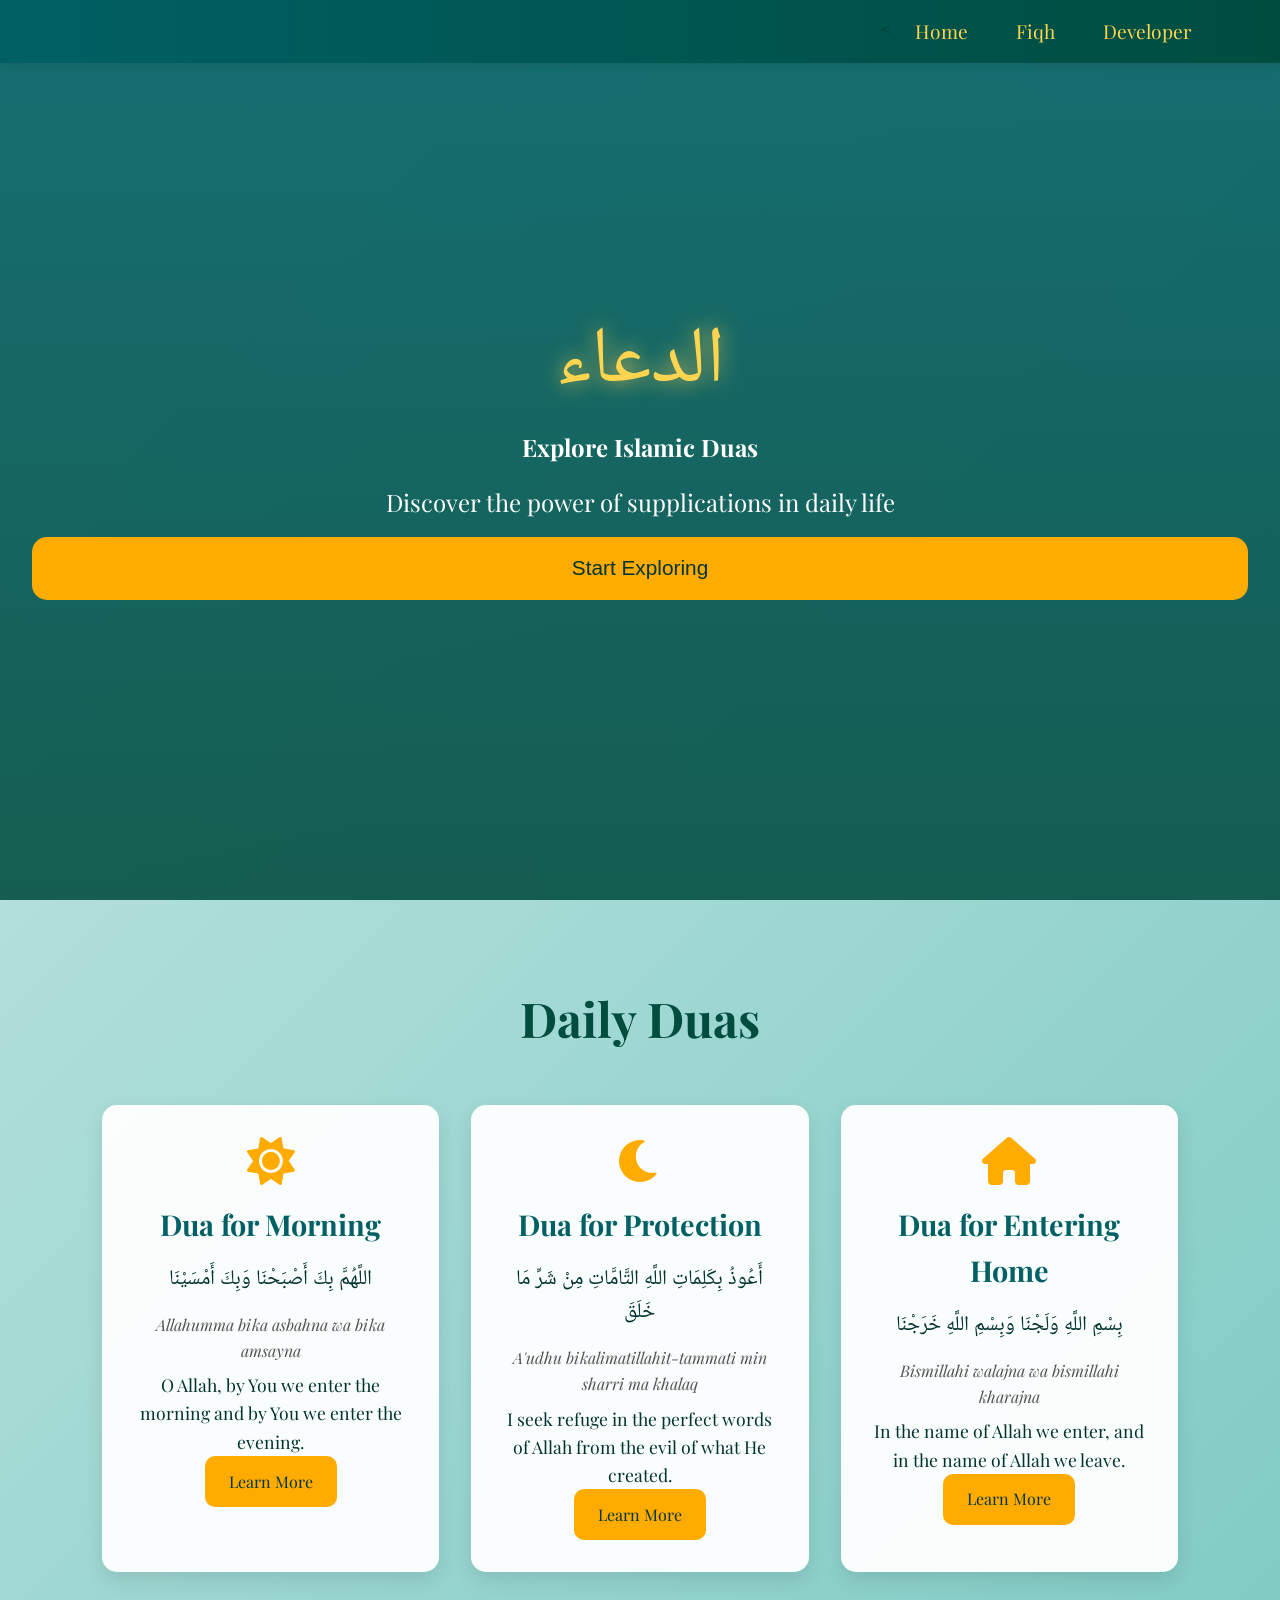
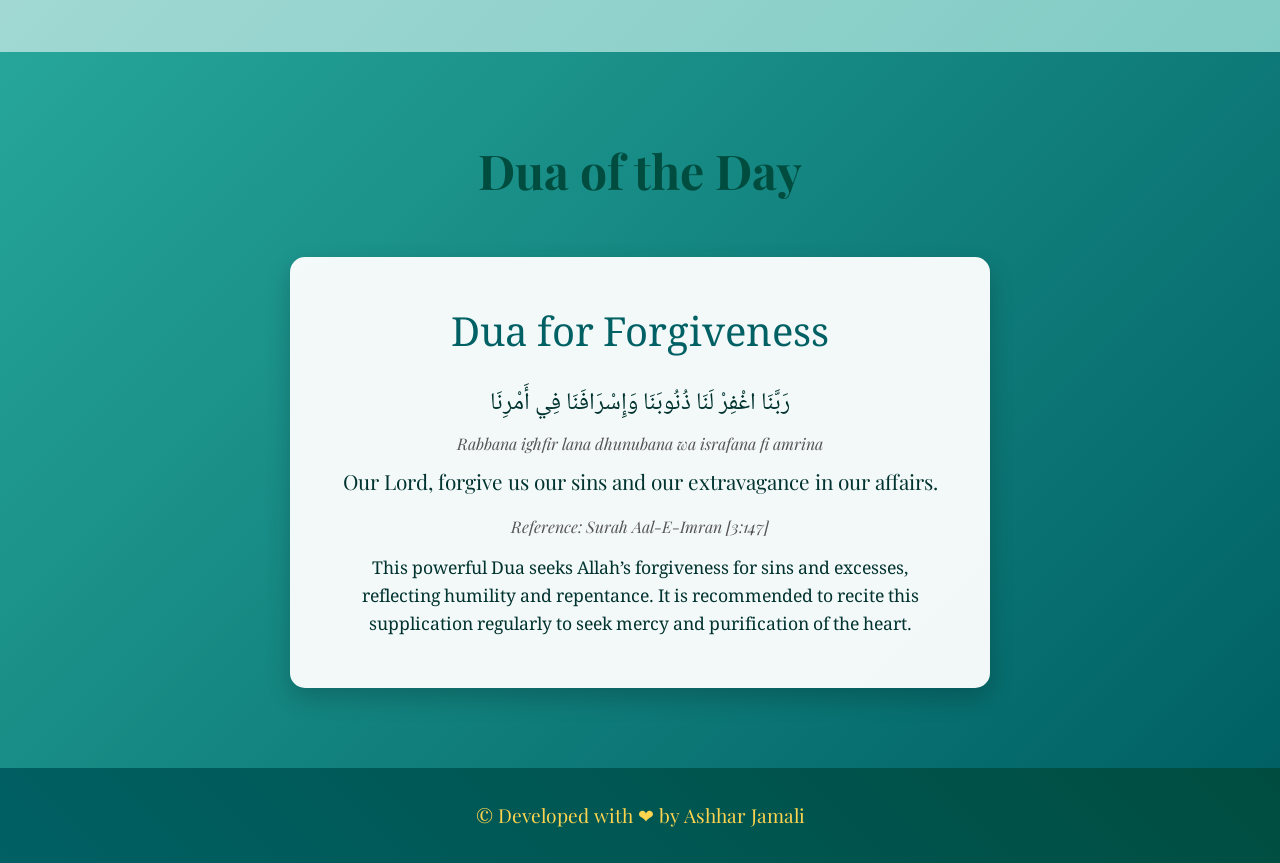
<file: deen ki baatein/dua/dua.html>
<!DOCTYPE html>
<html lang="en" dir="ltr">

<head>
                              <meta charset="UTF-8">
                              <meta name="viewport" content="width=device-width, initial-scale=1.0">
                              <title>Dua - Islamic Supplications</title>
                              <link href="https://fonts.googleapis.com/css2?family=Noto+Naskh+Arabic:wght@400;700&family=Playfair+Display:wght@400;700&display=swap"
                                                            rel="stylesheet">
                              <link rel="stylesheet"
                                                            href="https://cdnjs.cloudflare.com/ajax/libs/font-awesome/6.0.0/css/all.min.css">
                              <link rel="stylesheet" href="https://unpkg.com/aos@next/dist/aos.css" />

                              <style>
                                                            * {
                                                                                          margin: 0;
                                                                                          padding: 0;
                                                                                          box-sizing: border-box;
                                                            }

                                                            body {
                                                                                          font-family: 'Playfair Display', serif;
                                                                                          line-height: 1.6;
                                                                                          background: linear-gradient(135deg, #E0F2F1, #B2DFDB);
                                                                                          color: #00332F;
                                                                                          overflow-x: hidden;
                                                            }

                                                            /* Navigation */
                                                            #simple-nav {
                                                                                          background: linear-gradient(90deg, #006064, #004D40);
                                                                                          padding: 1rem 5%;
                                                                                          position: fixed;
                                                                                          top: 0;
                                                                                          width: 100%;
                                                                                          z-index: 1000;
                                                                                          box-shadow: 0 2px 10px rgba(0, 0, 0, 0.1);
                                                            }

                                                            #simple-nav ul {
                                                                                          display: flex;
                                                                                          justify-content: flex-end;
                                                                                          list-style: none;
                                                            }

                                                            #simple-nav ul li a {
                                                                                          color: #FFD54F;
                                                                                          text-decoration: none;
                                                                                          padding: 0.8rem 1.5rem;
                                                                                          font-size: 1.2rem;
                                                                                          transition: color 0.3s ease;
                                                            }

                                                            #simple-nav ul li a:hover {
                                                                                          color: #FFAB00;
                                                            }

                                                            /* Hero Section */
                                                            #hero {
                                                                                          text-align: center;
                                                                                          padding: 10rem 2rem;
                                                                                          background: linear-gradient(rgba(0, 96, 100, 0.9), rgba(0, 77, 64, 0.9)),
                                                                                                                        url('https://source.unsplash.com/1600x900/?islamic-prayer') center/cover;
                                                                                          color: #fff;
                                                                                          min-height: 100vh;
                                                                                          display: flex;
                                                                                          flex-direction: column;
                                                                                          justify-content: center;
                                                            }

                                                            .arabic-title {
                                                                                          font-family: 'Noto Naskh Arabic', serif;
                                                                                          font-size: 5rem;
                                                                                          color: #FFD54F;
                                                                                          text-shadow: 0 0 20px rgba(255, 213, 79, 0.8);
                                                                                          animation: floatText 3s infinite ease-in-out;
                                                            }

                                                            .hero-subtitle {
                                                                                          font-size: 1.5rem;
                                                                                          color: #fff;
                                                                                          margin: 1rem 0;
                                                                                          opacity: 0;
                                                                                          animation: fadeInUp 1s ease forwards 0.5s;
                                                            }

                                                            .cta-button {
                                                                                          padding: 1.2rem 3rem;
                                                                                          font-size: 1.3rem;
                                                                                          background: #FFAB00;
                                                                                          color: #00332F;
                                                                                          border: none;
                                                                                          border-radius: 15px;
                                                                                          cursor: pointer;
                                                                                          transition: all 0.4s ease;
                                                                                          animation: pulseButton 2s infinite;
                                                            }

                                                            .cta-button:hover {
                                                                                          transform: scale(1.1);
                                                                                          background: #FFD54F;
                                                                                          box-shadow: 0 0 25px rgba(255, 171, 0, 0.9);
                                                            }

                                                            /* Dua Features Section */
                                                            #dua-features {
                                                                                          padding: 5rem 8%;
                                                                                          background: linear-gradient(135deg, #B2DFDB, #80CBC4);
                                                                                          text-align: center;
                                                            }

                                                            .section-title {
                                                                                          font-size: 3rem;
                                                                                          color: #004D40;
                                                                                          margin-bottom: 3rem;
                                                                                          animation: glowText 2s infinite alternate;
                                                            }

                                                            .dua-grid {
                                                                                          display: grid;
                                                                                          grid-template-columns: repeat(auto-fit, minmax(300px, 1fr));
                                                                                          gap: 2rem;
                                                            }

                                                            .dua-card {
                                                                                          background: rgba(255, 255, 255, 0.95);
                                                                                          padding: 2rem;
                                                                                          border-radius: 15px;
                                                                                          box-shadow: 0 8px 20px rgba(0, 0, 0, 0.1);
                                                                                          transition: all 0.4s ease;
                                                                                          position: relative;
                                                                                          overflow: hidden;
                                                            }

                                                            .dua-card:hover {
                                                                                          transform: translateY(-10px);
                                                                                          box-shadow: 0 15px 30px rgba(0, 0, 0, 0.2);
                                                            }

                                                            .card-icon {
                                                                                          font-size: 3rem;
                                                                                          color: #FFAB00;
                                                                                          margin-bottom: 1rem;
                                                                                          animation: spinIcon 4s infinite linear;
                                                            }

                                                            .dua-card h3 {
                                                                                          font-size: 1.8rem;
                                                                                          color: #006064;
                                                            }

                                                            .dua-card .arabic-text {
                                                                                          font-family: 'Noto Naskh Arabic', serif;
                                                                                          font-size: 1.3rem;
                                                                                          color: #00332F;
                                                                                          margin: 1rem 0;
                                                                                          direction: rtl;
                                                            }

                                                            .dua-card .transliteration {
                                                                                          font-style: italic;
                                                                                          color: #555;
                                                                                          margin: 0.5rem 0;
                                                            }

                                                            .dua-card .translation {
                                                                                          font-family: 'Playfair Display', serif;
                                                                                          color: #00332F;
                                                                                          font-size: 1.1rem;
                                                            }

                                                            .card-button {
                                                                                          display: inline-block;
                                                                                          padding: 0.8rem 1.5rem;
                                                                                          background: #FFAB00;
                                                                                          color: #00332F;
                                                                                          text-decoration: none;
                                                                                          border-radius: 10px;
                                                                                          transition: all 0.3s ease;
                                                            }

                                                            .card-button:hover {
                                                                                          background: #FFD54F;
                                                                                          transform: scale(1.1);
                                                            }

                                                            /* Dua Spotlight Section */
                                                            #dua-spotlight {
                                                                                          padding: 5rem 8%;
                                                                                          background: linear-gradient(135deg, #26A69A, #006064);
                                                                                          text-align: center;
                                                            }

                                                            .dua-spotlight-card {
                                                                                          max-width: 700px;
                                                                                          margin: 0 auto;
                                                                                          padding: 3rem;
                                                                                          background: rgba(255, 255, 255, 0.95);
                                                                                          border-radius: 15px;
                                                                                          box-shadow: 0 10px 25px rgba(0, 0, 0, 0.2);
                                                                                          animation: floatCard 4s infinite ease-in-out;
                                                            }

                                                            .dua-title {
                                                                                          font-family: 'Noto Naskh Arabic', serif;
                                                                                          font-size: 2.5rem;
                                                                                          color: #006064;
                                                                                          margin-bottom: 1rem;
                                                            }

                                                            .dua-text {
                                                                                          font-family: 'Noto Naskh Arabic', serif;
                                                                                          font-size: 1.5rem;
                                                                                          color: #00332F;
                                                                                          margin-bottom: 0.5rem;
                                                                                          direction: rtl;
                                                            }

                                                            .dua-transliteration {
                                                                                          font-style: italic;
                                                                                          color: #555;
                                                                                          margin-bottom: 0.5rem;
                                                            }

                                                            .dua-translation {
                                                                                          font-size: 1.3rem;
                                                                                          color: #00332F;
                                                                                          margin-bottom: 1rem;
                                                            }

                                                            .dua-reference {
                                                                                          font-style: italic;
                                                                                          color: #555;
                                                                                          margin-bottom: 1rem;
                                                            }

                                                            .dua-explanation {
                                                                                          font-family: 'Noto Naskh Arabic', serif;
                                                                                          color: #00332F;
                                                                                          font-size: 1.1rem;
                                                            }

                                                            /* Footer */
                                                            footer {
                                                                                          padding: 2rem;
                                                                                          background: linear-gradient(45deg, #006064, #004D40);
                                                                                          color: #FFD54F;
                                                                                          text-align: center;
                                                            }

                                                            footer p {
                                                                                          font-size: 1.2rem;
                                                            }

                                                            /* Animations */
                                                            @keyframes floatText {
                                                                                          0% {
                                                                                                                        transform: translateY(0);
                                                                                          }

                                                                                          50% {
                                                                                                                        transform: translateY(-15px);
                                                                                          }

                                                                                          100% {
                                                                                                                        transform: translateY(0);
                                                                                          }
                                                            }

                                                            @keyframes fadeInUp {
                                                                                          0% {
                                                                                                                        opacity: 0;
                                                                                                                        transform: translateY(20px);
                                                                                          }

                                                                                          100% {
                                                                                                                        opacity: 1;
                                                                                                                        transform: translateY(0);
                                                                                          }
                                                            }

                                                            @keyframes pulseButton {
                                                                                          0% {
                                                                                                                        transform: scale(1);
                                                                                          }

                                                                                          50% {
                                                                                                                        transform: scale(1.05);
                                                                                          }

                                                                                          100% {
                                                                                                                        transform: scale(1);
                                                                                          }
                                                            }

                                                            @keyframes glowText {
                                                                                          0% {
                                                                                                                        text-shadow: 0 0 5px #FFD54F;
                                                                                          }

                                                                                          100% {
                                                                                                                        text-shadow: 0 0 15px #FFD54F, 0 0 25px #fff;
                                                                                          }
                                                            }

                                                            @keyframes spinIcon {
                                                                                          0% {
                                                                                                                        transform: rotate(0deg);
                                                                                          }

                                                                                          100% {
                                                                                                                        transform: rotate(360deg);
                                                                                          }
                                                            }

                                                            @keyframes floatCard {
                                                                                          0% {
                                                                                                                        transform: translateY(0);
                                                                                          }

                                                                                          50% {
                                                                                                                        transform: translateY(-15px);
                                                                                          }

                                                                                          100% {
                                                                                                                        transform: translateY(0);
                                                                                          }
                                                            }

                                                            /* Responsive Design */
                                                            @media (max-width: 768px) {
                                                                                          #simple-nav ul {
                                                                                                                        justify-content: center;
                                                                                                                        flex-wrap: wrap;
                                                                                          }

                                                                                          #simple-nav ul li a {
                                                                                                                        padding: 0.5rem 1rem;
                                                                                                                        font-size: 1rem;
                                                                                          }

                                                                                          .arabic-title {
                                                                                                                        font-size: 3.5rem;
                                                                                          }

                                                                                          #hero h1 {
                                                                                                                        font-size: 2.5rem;
                                                                                          }

                                                                                          .hero-subtitle {
                                                                                                                        font-size: 1.2rem;
                                                                                          }

                                                                                          .section-title {
                                                                                                                        font-size: 2.5rem;
                                                                                          }

                                                                                          .dua-card h3 {
                                                                                                                        font-size: 1.5rem;
                                                                                          }

                                                                                          .dua-title {
                                                                                                                        font-size: 2rem;
                                                                                          }

                                                                                          .dua-text {
                                                                                                                        font-size: 1.3rem;
                                                                                          }
                                                            }
                              </style>
</head>

<body>
                              <!-- Simple Navigation -->
                              <nav id="simple-nav" data-aos="fade-down">
                                                            <ul>
                                                                                          <<li><a href="/deen-ki-baatein/deen ki baatein/index.html">Home</a>
                                                                                                                        </li>
                                                                                                                        <li><a href="fiqh.html">Fiqh</a>
                                                                                                                        </li>
                                                                                                                        <li><a href="/deen-ki-baatein/deen ki baatein/design.html">Developer</a>
                                                                                                                        </li>
                                                            </ul>
                              </nav>

                              <!-- Hero Section -->
                              <section id="hero" data-aos="fade-up">
                                                            <div class="arabic-title">الدعاء</div>
                                                            <h1>Explore Islamic Duas</h1>
                                                            <p class="hero-subtitle">Discover the power of supplications
                                                                                          in daily life</p>
                                                            <button class="cta-button">Start Exploring</button>
                              </section>

                              <!-- Dua Features Section -->
                              <section id="dua-features" data-aos="fade-up">
                                                            <h2 class="section-title">Daily Duas</h2>
                                                            <div class="dua-grid">
                                                                                          <div class="dua-card"
                                                                                                                        data-aos="zoom-in">
                                                                                                                        <i
                                                                                                                                                      class="fas fa-sun card-icon"></i>
                                                                                                                        <h3>Dua for Morning
                                                                                                                        </h3>
                                                                                                                        <p
                                                                                                                                                      class="arabic-text">
                                                                                                                                                      اللَّهُمَّ
                                                                                                                                                      بِكَ
                                                                                                                                                      أَصْبَحْنَا
                                                                                                                                                      وَبِكَ
                                                                                                                                                      أَمْسَيْنَا
                                                                                                                        </p>
                                                                                                                        <p
                                                                                                                                                      class="transliteration">
                                                                                                                                                      Allahumma
                                                                                                                                                      bika
                                                                                                                                                      asbahna
                                                                                                                                                      wa
                                                                                                                                                      bika
                                                                                                                                                      amsayna
                                                                                                                        </p>
                                                                                                                        <p
                                                                                                                                                      class="translation">
                                                                                                                                                      O
                                                                                                                                                      Allah,
                                                                                                                                                      by
                                                                                                                                                      You
                                                                                                                                                      we
                                                                                                                                                      enter
                                                                                                                                                      the
                                                                                                                                                      morning
                                                                                                                                                      and
                                                                                                                                                      by
                                                                                                                                                      You
                                                                                                                                                      we
                                                                                                                                                      enter
                                                                                                                                                      the
                                                                                                                                                      evening.
                                                                                                                        </p>
                                                                                                                        <a href="morning-dua.html"
                                                                                                                                                      class="card-button">Learn
                                                                                                                                                      More</a>
                                                                                          </div>
                                                                                          <div class="dua-card" data-aos="zoom-in"
                                                                                                                        data-aos-delay="100">
                                                                                                                        <i
                                                                                                                                                      class="fas fa-moon card-icon"></i>
                                                                                                                        <h3>Dua for Protection
                                                                                                                        </h3>
                                                                                                                        <p
                                                                                                                                                      class="arabic-text">
                                                                                                                                                      أَعُوذُ
                                                                                                                                                      بِكَلِمَاتِ
                                                                                                                                                      اللَّهِ
                                                                                                                                                      التَّامَّاتِ
                                                                                                                                                      مِنْ
                                                                                                                                                      شَرِّ
                                                                                                                                                      مَا
                                                                                                                                                      خَلَقَ
                                                                                                                        </p>
                                                                                                                        <p
                                                                                                                                                      class="transliteration">
                                                                                                                                                      A'udhu
                                                                                                                                                      bikalimatillahit-tammati
                                                                                                                                                      min
                                                                                                                                                      sharri
                                                                                                                                                      ma
                                                                                                                                                      khalaq
                                                                                                                        </p>
                                                                                                                        <p
                                                                                                                                                      class="translation">
                                                                                                                                                      I
                                                                                                                                                      seek
                                                                                                                                                      refuge
                                                                                                                                                      in
                                                                                                                                                      the
                                                                                                                                                      perfect
                                                                                                                                                      words
                                                                                                                                                      of
                                                                                                                                                      Allah
                                                                                                                                                      from
                                                                                                                                                      the
                                                                                                                                                      evil
                                                                                                                                                      of
                                                                                                                                                      what
                                                                                                                                                      He
                                                                                                                                                      created.
                                                                                                                        </p>
                                                                                                                        <a href="protection-dua.html"
                                                                                                                                                      class="card-button">Learn
                                                                                                                                                      More</a>
                                                                                          </div>
                                                                                          <div class="dua-card" data-aos="zoom-in"
                                                                                                                        data-aos-delay="200">
                                                                                                                        <i
                                                                                                                                                      class="fas fa-home card-icon"></i>
                                                                                                                        <h3>Dua for Entering Home
                                                                                                                        </h3>
                                                                                                                        <p
                                                                                                                                                      class="arabic-text">
                                                                                                                                                      بِسْمِ
                                                                                                                                                      اللَّهِ
                                                                                                                                                      وَلَجْنَا
                                                                                                                                                      وَبِسْمِ
                                                                                                                                                      اللَّهِ
                                                                                                                                                      خَرَجْنَا
                                                                                                                        </p>
                                                                                                                        <p
                                                                                                                                                      class="transliteration">
                                                                                                                                                      Bismillahi
                                                                                                                                                      walajna
                                                                                                                                                      wa
                                                                                                                                                      bismillahi
                                                                                                                                                      kharajna
                                                                                                                        </p>
                                                                                                                        <p
                                                                                                                                                      class="translation">
                                                                                                                                                      In
                                                                                                                                                      the
                                                                                                                                                      name
                                                                                                                                                      of
                                                                                                                                                      Allah
                                                                                                                                                      we
                                                                                                                                                      enter,
                                                                                                                                                      and
                                                                                                                                                      in
                                                                                                                                                      the
                                                                                                                                                      name
                                                                                                                                                      of
                                                                                                                                                      Allah
                                                                                                                                                      we
                                                                                                                                                      leave.
                                                                                                                        </p>
                                                                                                                        <a href="home-dua.html"
                                                                                                                                                      class="card-button">Learn
                                                                                                                                                      More</a>
                                                                                          </div>
                                                            </div>
                              </section>

                              <!-- Dua Spotlight Section -->
                              <section id="dua-spotlight" data-aos="fade-up">
                                                            <h2 class="section-title">Dua of the Day</h2>
                                                            <div class="dua-spotlight-card">
                                                                                          <div class="dua-title">Dua for Forgiveness
                                                                                          </div>
                                                                                          <div class="dua-text">رَبَّنَا اغْفِرْ
                                                                                                                        لَنَا
                                                                                                                        ذُنُوبَنَا
                                                                                                                        وَإِسْرَافَنَا
                                                                                                                        فِي
                                                                                                                        أَمْرِنَا
                                                                                          </div>
                                                                                          <div
                                                                                                                        class="dua-transliteration">
                                                                                                                        Rabbana
                                                                                                                        ighfir
                                                                                                                        lana
                                                                                                                        dhunubana
                                                                                                                        wa
                                                                                                                        israfana
                                                                                                                        fi
                                                                                                                        amrina
                                                                                          </div>
                                                                                          <div class="dua-translation">Our
                                                                                                                        Lord,
                                                                                                                        forgive
                                                                                                                        us
                                                                                                                        our
                                                                                                                        sins
                                                                                                                        and
                                                                                                                        our
                                                                                                                        extravagance
                                                                                                                        in
                                                                                                                        our
                                                                                                                        affairs.
                                                                                          </div>
                                                                                          <div class="dua-reference">Reference:
                                                                                                                        Surah
                                                                                                                        Aal-E-Imran
                                                                                                                        [3:147]
                                                                                          </div>
                                                                                          <p class="dua-explanation">This
                                                                                                                        powerful
                                                                                                                        Dua
                                                                                                                        seeks
                                                                                                                        Allah’s
                                                                                                                        forgiveness
                                                                                                                        for
                                                                                                                        sins
                                                                                                                        and
                                                                                                                        excesses,
                                                                                                                        reflecting
                                                                                                                        humility
                                                                                                                        and
                                                                                                                        repentance.
                                                                                                                        It
                                                                                                                        is
                                                                                                                        recommended
                                                                                                                        to
                                                                                                                        recite
                                                                                                                        this
                                                                                                                        supplication
                                                                                                                        regularly
                                                                                                                        to
                                                                                                                        seek
                                                                                                                        mercy
                                                                                                                        and
                                                                                                                        purification
                                                                                                                        of
                                                                                                                        the
                                                                                                                        heart.
                                                                                          </p>
                                                            </div>
                              </section>

                              <!-- Footer -->
                              <footer data-aos="fade-up">
                                                            <p>© Developed with ❤ by Ashhar Jamali</p>
                              </footer>

                              <script src="https://unpkg.com/aos@next/dist/aos.js"></script>
                              <script>
                                                            // Initialize AOS
                                                            AOS.init({
                                                                                          duration: 1000,
                                                                                          once: true
                                                            });

                                                            // Card hover animation
                                                            document.querySelectorAll(".dua-card").forEach(card => {
                                                                                          card.addEventListener("mouseenter", () => {
                                                                                                                        card.style.animation = "pulseCard 0.5s ease";
                                                                                          });
                                                                                          card.addEventListener("animationend", () => {
                                                                                                                        card.style.animation = "none"; // Reset to allow re-trigger
                                                                                          });
                                                            });

                                                            // Button click animation
                                                            document.querySelectorAll(".card-button, .cta-button").forEach(button => {
                                                                                          button.addEventListener("click", (e) => {
                                                                                                                        e.preventDefault(); // Prevent immediate navigation
                                                                                                                        button.style.animation = "bounceButton 0.5s ease";
                                                                                                                        setTimeout(() => {
                                                                                                                                                      button.style.animation = "pulseButton 2s infinite"; // Restore original
                                                                                                                                                      const href = button.getAttribute("href");
                                                                                                                                                      if (href && href !== "#") {
                                                                                                                                                                                    window.location.href = href; // Navigate
                                                                                                                                                      }
                                                                                                                        }, 500);
                                                                                          });
                                                            });

                                                            // Dynamic CSS for animations
                                                            const styleSheet = document.createElement("style");
                                                            styleSheet.textContent = `
            @keyframes pulseCard {
                0% { transform: scale(1); }
                50% { transform: scale(1.05); }
                100% { transform: scale(1); }
            }
            @keyframes bounceButton {
                0% { transform: scale(1); }
                50% { transform: scale(1.2); }
                100% { transform: scale(1); }
            }
        `;
                                                            document.head.appendChild(styleSheet);
                              </script>
</body>

</html>
</file>
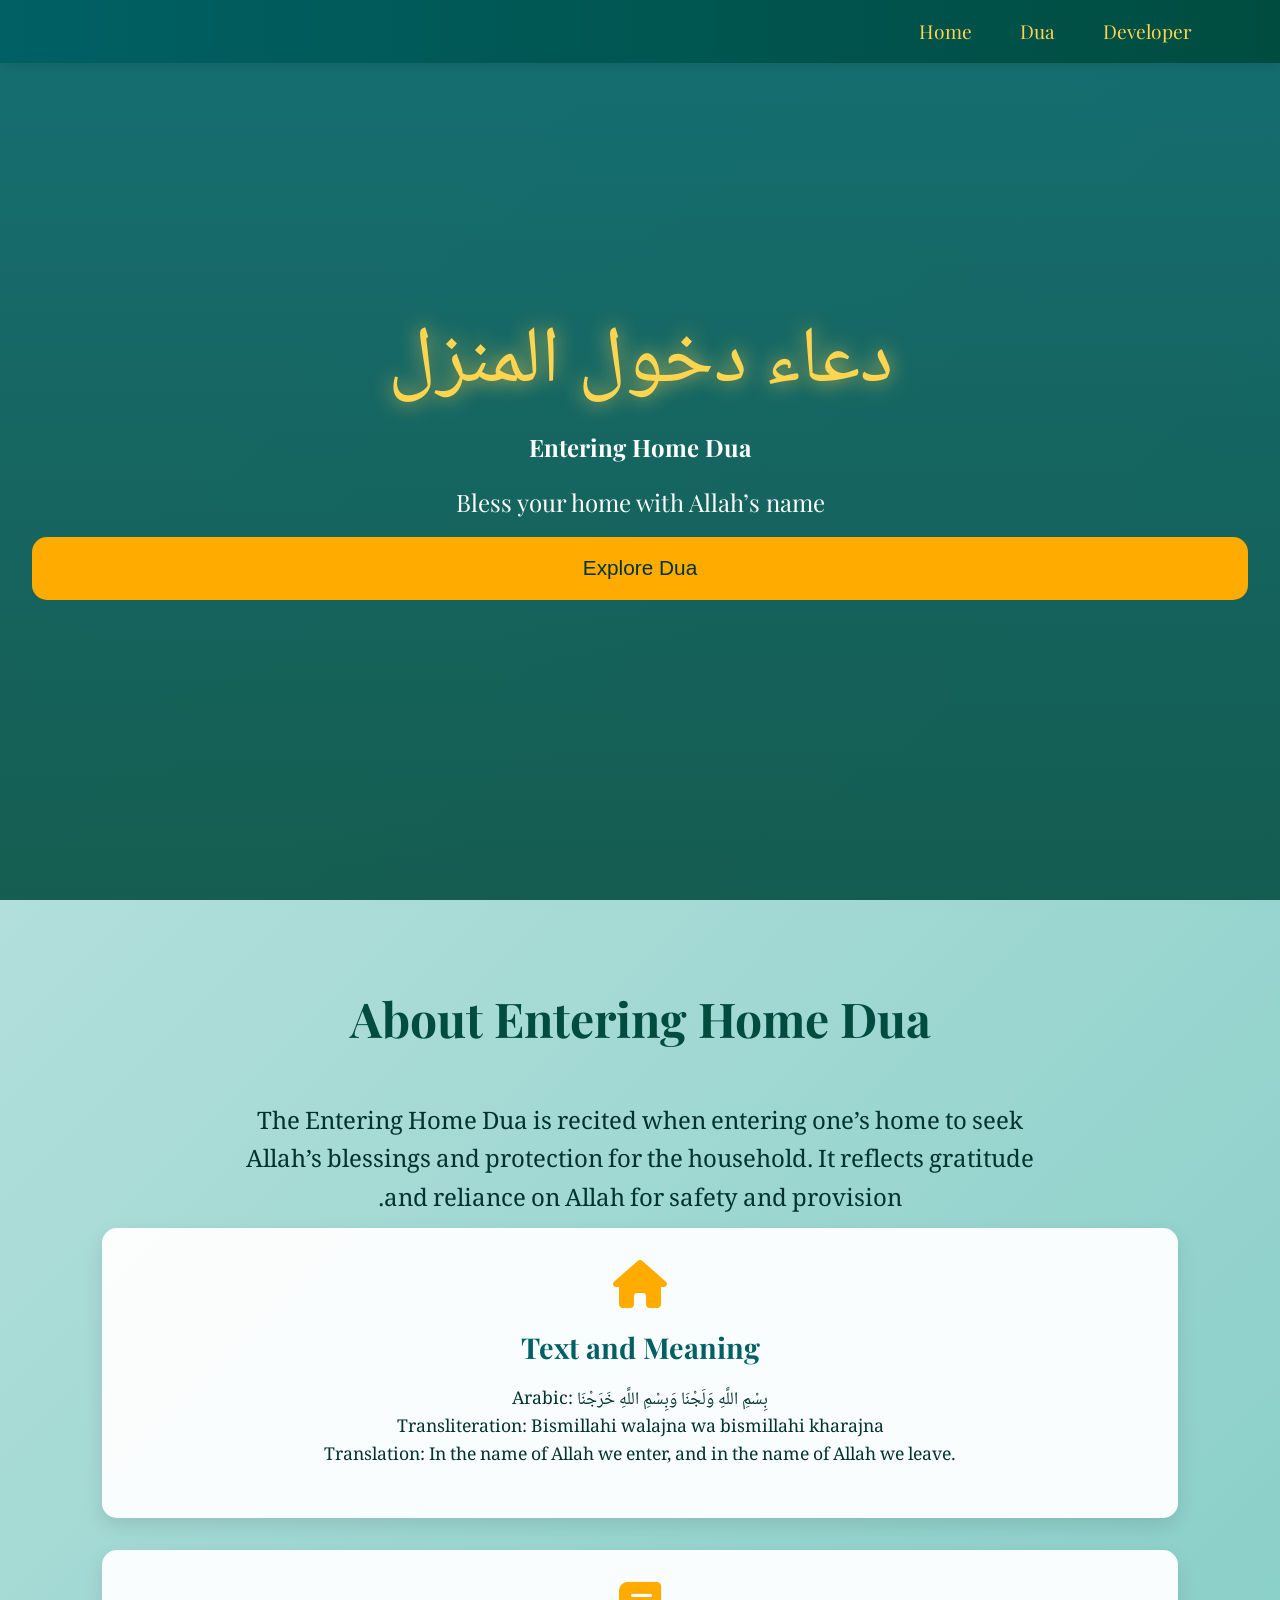
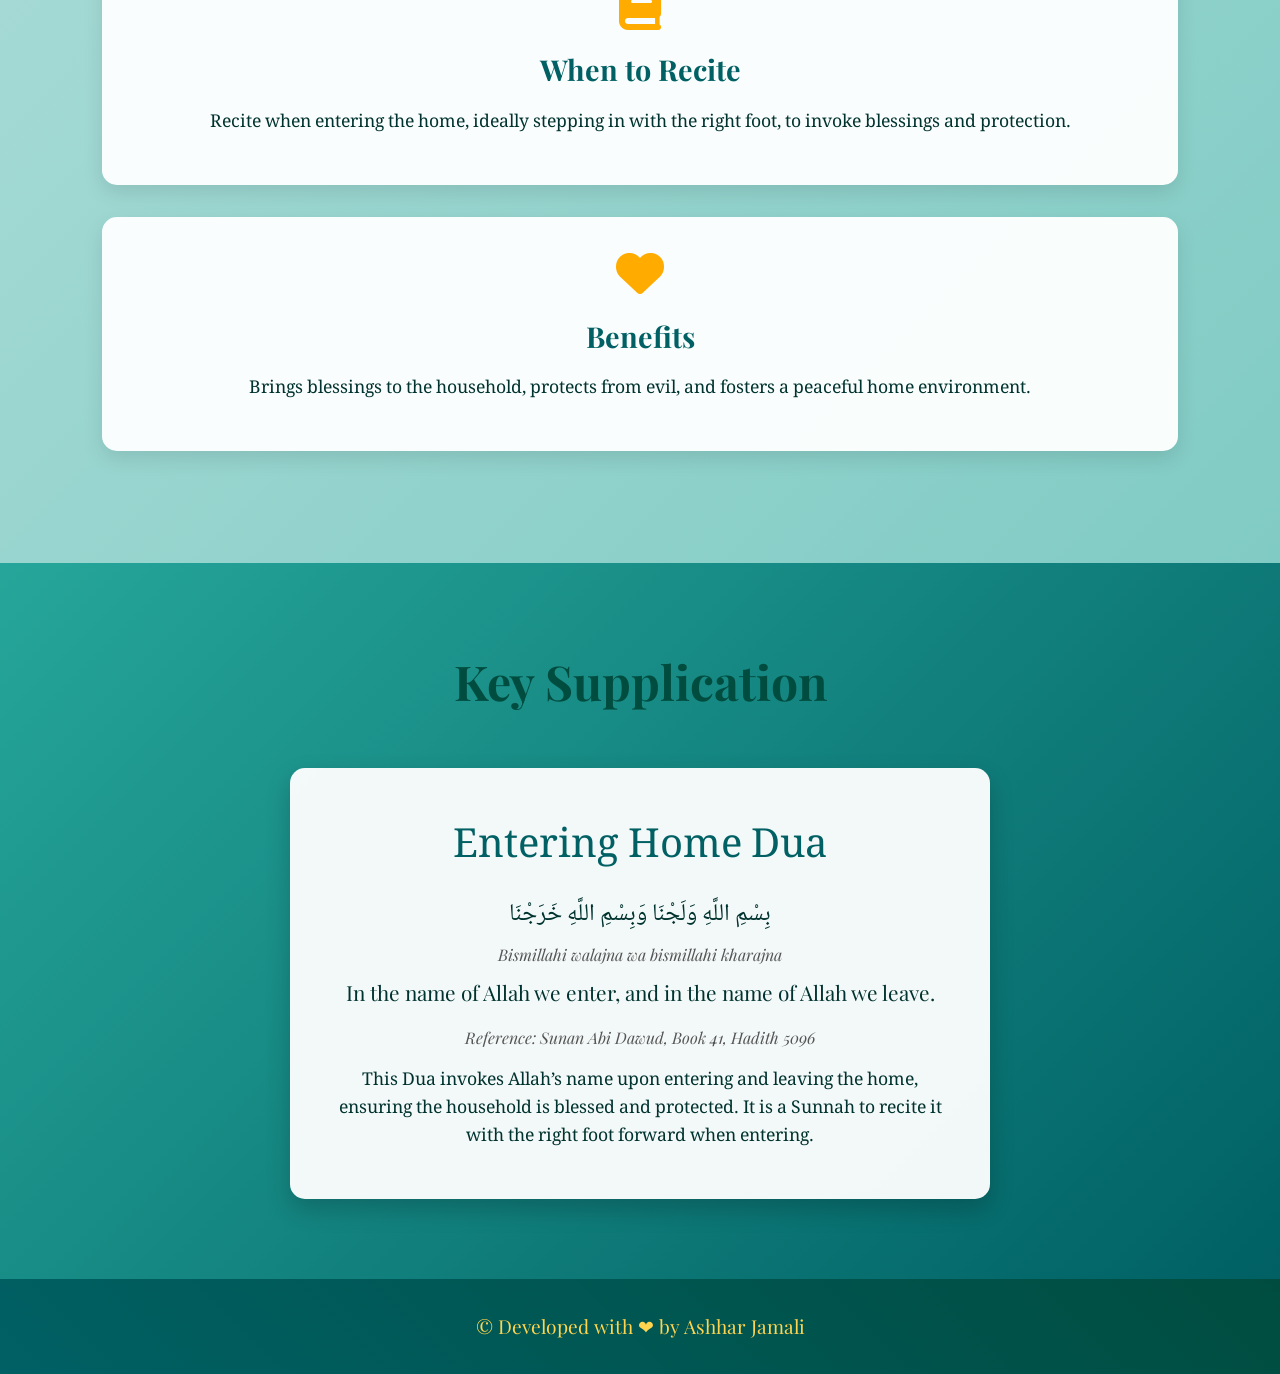
<file: deen ki baatein/dua/home-dua.html>
<!DOCTYPE html>
<html lang="en" dir="ltr">

<head>
                              <meta charset="UTF-8">
                              <meta name="viewport" content="width=device-width, initial-scale=1.0">
                              <title>Entering Home Dua - Islamic Supplication</title>
                              <link href="https://fonts.googleapis.com/css2?family=Noto+Naskh+Arabic:wght@400;700&family=Playfair+Display:wght@400;700&display=swap"
                                                            rel="stylesheet">
                              <link rel="stylesheet"
                                                            href="https://cdnjs.cloudflare.com/ajax/libs/font-awesome/6.0.0/css/all.min.css">
                              <link rel="stylesheet" href="https://unpkg.com/aos@next/dist/aos.css" />

                              <style>
                                                            * {
                                                                                          margin: 0;
                                                                                          padding: 0;
                                                                                          box-sizing: border-box;
                                                            }

                                                            body {
                                                                                          font-family: 'Playfair Display', serif;
                                                                                          line-height: 1.6;
                                                                                          background: linear-gradient(135deg, #E0F2F1, #B2DFDB);
                                                                                          color: #00332F;
                                                                                          overflow-x: hidden;
                                                            }

                                                            /* Navigation */
                                                            #simple-nav {
                                                                                          background: linear-gradient(90deg, #006064, #004D40);
                                                                                          padding: 1rem 5%;
                                                                                          position: fixed;
                                                                                          top: 0;
                                                                                          width: 100%;
                                                                                          z-index: 1000;
                                                                                          box-shadow: 0 2px 10px rgba(0, 0, 0, 0.1);
                                                            }

                                                            #simple-nav ul {
                                                                                          display: flex;
                                                                                          justify-content: flex-end;
                                                                                          list-style: none;
                                                            }

                                                            #simple-nav ul li a {
                                                                                          color: #FFD54F;
                                                                                          text-decoration: none;
                                                                                          padding: 0.8rem 1.5rem;
                                                                                          font-size: 1.2rem;
                                                                                          transition: color 0.3s ease;
                                                            }

                                                            #simple-nav ul li a:hover {
                                                                                          color: #FFAB00;
                                                            }

                                                            /* Hero Section */
                                                            #hero {
                                                                                          text-align: center;
                                                                                          padding: 10rem 2rem;
                                                                                          background: linear-gradient(rgba(0, 96, 100, 0.9), rgba(0, 77, 64, 0.9)),
                                                                                                                        url('https://source.unsplash.com/1600x900/?home') center/cover;
                                                                                          color: #fff;
                                                                                          min-height: 100vh;
                                                                                          display: flex;
                                                                                          flex-direction: column;
                                                                                          justify-content: center;
                                                            }

                                                            .arabic-title {
                                                                                          font-family: 'Noto Naskh Arabic', serif;
                                                                                          font-size: 5rem;
                                                                                          color: #FFD54F;
                                                                                          text-shadow: 0 0 20px rgba(255, 213, 79, 0.8);
                                                                                          animation: floatText 3s infinite ease-in-out;
                                                            }

                                                            .hero-subtitle {
                                                                                          font-size: 1.5rem;
                                                                                          color: #fff;
                                                                                          margin: 1rem 0;
                                                                                          opacity: 0;
                                                                                          animation: fadeInUp 1s ease forwards 0.5s;
                                                            }

                                                            .cta-button {
                                                                                          padding: 1.2rem 3rem;
                                                                                          font-size: 1.3rem;
                                                                                          background: #FFAB00;
                                                                                          color: #00332F;
                                                                                          border: none;
                                                                                          border-radius: 15px;
                                                                                          cursor: pointer;
                                                                                          transition: all 0.4s ease;
                                                                                          animation: pulseButton 2s infinite;
                                                            }

                                                            .cta-button:hover {
                                                                                          transform: scale(1.1);
                                                                                          background: #FFD54F;
                                                                                          box-shadow: 0 0 25px rgba(255, 171, 0, 0.9);
                                                            }

                                                            /* Dua Content Section */
                                                            #dua-content {
                                                                                          padding: 5rem 8%;
                                                                                          background: linear-gradient(135deg, #B2DFDB, #80CBC4);
                                                                                          text-align: center;
                                                            }

                                                            .section-title {
                                                                                          font-size: 3rem;
                                                                                          color: #004D40;
                                                                                          margin-bottom: 3rem;
                                                                                          animation: glowText 2s infinite alternate;
                                                            }

                                                            .dua-text {
                                                                                          font-family: 'Noto Naskh Arabic', serif;
                                                                                          font-size: 1.2rem;
                                                                                          color: #00332F;
                                                                                          max-width: 800px;
                                                                                          margin: 0 auto 2rem;
                                                            }

                                                            .dua-card {
                                                                                          background: rgba(255, 255, 255, 0.95);
                                                                                          padding: 2rem;
                                                                                          border-radius: 15px;
                                                                                          box-shadow: 0 8px 20px rgba(0, 0, 0, 0.1);
                                                                                          transition: all 0.4s ease;
                                                                                          margin-bottom: 2rem;
                                                            }

                                                            .dua-card:hover {
                                                                                          transform: translateY(-10px);
                                                                                          box-shadow: 0 15px 30px rgba(0, 0, 0, 0.2);
                                                            }

                                                            .card-icon {
                                                                                          font-size: 3rem;
                                                                                          color: #FFAB00;
                                                                                          margin-bottom: 1rem;
                                                                                          animation: spinIcon 4s infinite linear;
                                                            }

                                                            .dua-card h3 {
                                                                                          font-size: 1.8rem;
                                                                                          color: #006064;
                                                            }

                                                            .dua-card p {
                                                                                          font-family: 'Noto Naskh Arabic', serif;
                                                                                          color: #00332F;
                                                                                          font-size: 1.1rem;
                                                                                          margin: 1rem 0;
                                                            }

                                                            /* Dua Spotlight Section */
                                                            #dua-spotlight {
                                                                                          padding: 5rem 8%;
                                                                                          background: linear-gradient(135deg, #26A69A, #006064);
                                                                                          text-align: center;
                                                            }

                                                            .dua-spotlight-card {
                                                                                          max-width: 700px;
                                                                                          margin: 0 auto;
                                                                                          padding: 3rem;
                                                                                          background: rgba(255, 255, 255, 0.95);
                                                                                          border-radius: 15px;
                                                                                          box-shadow: 0 10px 25px rgba(0, 0, 0, 0.2);
                                                                                          animation: floatCard 4s infinite ease-in-out;
                                                            }

                                                            .dua-title {
                                                                                          font-family: 'Noto Naskh Arabic', serif;
                                                                                          font-size: 2.5rem;
                                                                                          color: #006064;
                                                                                          margin-bottom: 1rem;
                                                            }

                                                            .dua-text {
                                                                                          font-family: 'Noto Naskh Arabic', serif;
                                                                                          font-size: 1.5rem;
                                                                                          color: #00332F;
                                                                                          margin-bottom: 0.5rem;
                                                                                          direction: rtl;
                                                            }

                                                            .dua-transliteration {
                                                                                          font-style: italic;
                                                                                          color: #555;
                                                                                          margin-bottom: 0.5rem;
                                                            }

                                                            .dua-translation {
                                                                                          font-size: 1.3rem;
                                                                                          color: #00332F;
                                                                                          margin-bottom: 1rem;
                                                            }

                                                            .dua-reference {
                                                                                          font-style: italic;
                                                                                          color: #555;
                                                                                          margin-bottom: 1rem;
                                                            }

                                                            .dua-explanation {
                                                                                          font-family: 'Noto Naskh Arabic', serif;
                                                                                          color: #00332F;
                                                                                          font-size: 1.1rem;
                                                            }

                                                            /* Footer */
                                                            footer {
                                                                                          padding: 2rem;
                                                                                          background: linear-gradient(45deg, #006064, #004D40);
                                                                                          color: #FFD54F;
                                                                                          text-align: center;
                                                            }

                                                            footer p {
                                                                                          font-size: 1.2rem;
                                                            }

                                                            /* Animations */
                                                            @keyframes floatText {
                                                                                          0% {
                                                                                                                        transform: translateY(0);
                                                                                          }

                                                                                          50% {
                                                                                                                        transform: translateY(-15px);
                                                                                          }

                                                                                          100% {
                                                                                                                        transform: translateY(0);
                                                                                          }
                                                            }

                                                            @keyframes fadeInUp {
                                                                                          0% {
                                                                                                                        opacity: 0;
                                                                                                                        transform: translateY(20px);
                                                                                          }

                                                                                          100% {
                                                                                                                        opacity: 1;
                                                                                                                        transform: translateY(0);
                                                                                          }
                                                            }

                                                            @keyframes pulseButton {
                                                                                          0% {
                                                                                                                        transform: scale(1);
                                                                                          }

                                                                                          50% {
                                                                                                                        transform: scale(1.05);
                                                                                          }

                                                                                          100% {
                                                                                                                        transform: scale(1);
                                                                                          }
                                                            }

                                                            @keyframes glowText {
                                                                                          0% {
                                                                                                                        text-shadow: 0 0 5px #FFD54F;
                                                                                          }

                                                                                          100% {
                                                                                                                        text-shadow: 0 0 15px #FFD54F, 0 0 25px #fff;
                                                                                          }
                                                            }

                                                            @keyframes spinIcon {
                                                                                          0% {
                                                                                                                        transform: rotate(0deg);
                                                                                          }

                                                                                          100% {
                                                                                                                        transform: rotate(360deg);
                                                                                          }
                                                            }

                                                            @keyframes floatCard {
                                                                                          0% {
                                                                                                                        transform: translateY(0);
                                                                                          }

                                                                                          50% {
                                                                                                                        transform: translateY(-15px);
                                                                                          }

                                                                                          100% {
                                                                                                                        transform: translateY(0);
                                                                                          }
                                                            }

                                                            /* Responsive Design */
                                                            @media (max-width: 768px) {
                                                                                          #simple-nav ul {
                                                                                                                        justify-content: center;
                                                                                                                        flex-wrap: wrap;
                                                                                          }

                                                                                          #simple-nav ul li a {
                                                                                                                        padding: 0.5rem 1rem;
                                                                                                                        font-size: 1rem;
                                                                                          }

                                                                                          .arabic-title {
                                                                                                                        font-size: 3.5rem;
                                                                                          }

                                                                                          #hero h1 {
                                                                                                                        font-size: 2.5rem;
                                                                                          }

                                                                                          .hero-subtitle {
                                                                                                                        font-size: 1.2rem;
                                                                                          }

                                                                                          .section-title {
                                                                                                                        font-size: 2.5rem;
                                                                                          }

                                                                                          .dua-card h3 {
                                                                                                                        font-size: 1.5rem;
                                                                                          }

                                                                                          .dua-title {
                                                                                                                        font-size: 2rem;
                                                                                          }

                                                                                          .dua-text {
                                                                                                                        font-size: 1.3rem;
                                                                                          }
                                                            }
                              </style>
</head>

<body>
                              <!-- Simple Navigation -->
                              <nav id="simple-nav" data-aos="fade-down">
                                                            <ul>
                                                                                          <li><a href="/deen-ki-baatein/deen ki baatein/index.html">Home</a>
                                                                                          </li>
                                                                                          <li><a href="dua.html">Dua</a>
                                                                                          </li>
                                                                                          <li><a href="/deen-ki-baatein/deen ki baatein/design.html">Developer</a>
                                                                                          </li>
                                                            </ul>
                              </nav>

                              <!-- Hero Section -->
                              <section id="hero" data-aos="fade-up">
                                                            <div class="arabic-title">دعاء دخول المنزل</div>
                                                            <h1>Entering Home Dua</h1>
                                                            <p class="hero-subtitle">Bless your home with Allah’s name
                                                            </p>
                                                            <button class="cta-button">Explore Dua</button>
                              </section>

                              <!-- Dua Content Section -->
                              <section id="dua-content" data-aos="fade-up">
                                                            <h2 class="section-title">About Entering Home Dua</h2>
                                                            <p class="dua-text">The Entering Home Dua is recited when
                                                                                          entering one’s home to seek
                                                                                          Allah’s blessings and
                                                                                          protection for the household.
                                                                                          It reflects gratitude and
                                                                                          reliance on Allah for safety
                                                                                          and provision.</p>
                                                            <div class="dua-card" data-aos="zoom-in">
                                                                                          <i
                                                                                                                        class="fas fa-home card-icon"></i>
                                                                                          <h3>Text and Meaning</h3>
                                                                                          <p>Arabic: بِسْمِ اللَّهِ وَلَجْنَا
                                                                                                                        وَبِسْمِ
                                                                                                                        اللَّهِ
                                                                                                                        خَرَجْنَا<br>Transliteration:
                                                                                                                        Bismillahi
                                                                                                                        walajna
                                                                                                                        wa
                                                                                                                        bismillahi
                                                                                                                        kharajna<br>Translation:
                                                                                                                        In
                                                                                                                        the
                                                                                                                        name
                                                                                                                        of
                                                                                                                        Allah
                                                                                                                        we
                                                                                                                        enter,
                                                                                                                        and
                                                                                                                        in
                                                                                                                        the
                                                                                                                        name
                                                                                                                        of
                                                                                                                        Allah
                                                                                                                        we
                                                                                                                        leave.
                                                                                          </p>
                                                            </div>
                                                            <div class="dua-card" data-aos="zoom-in"
                                                                                          data-aos-delay="100">
                                                                                          <i
                                                                                                                        class="fas fa-book card-icon"></i>
                                                                                          <h3>When to Recite</h3>
                                                                                          <p>Recite when entering the home,
                                                                                                                        ideally
                                                                                                                        stepping
                                                                                                                        in
                                                                                                                        with
                                                                                                                        the
                                                                                                                        right
                                                                                                                        foot,
                                                                                                                        to
                                                                                                                        invoke
                                                                                                                        blessings
                                                                                                                        and
                                                                                                                        protection.
                                                                                          </p>
                                                            </div>
                                                            <div class="dua-card" data-aos="zoom-in"
                                                                                          data-aos-delay="200">
                                                                                          <i
                                                                                                                        class="fas fa-heart card-icon"></i>
                                                                                          <h3>Benefits</h3>
                                                                                          <p>Brings blessings to the household,
                                                                                                                        protects
                                                                                                                        from
                                                                                                                        evil,
                                                                                                                        and
                                                                                                                        fosters
                                                                                                                        a
                                                                                                                        peaceful
                                                                                                                        home
                                                                                                                        environment.
                                                                                          </p>
                                                            </div>
                              </section>

                              <!-- Dua Spotlight Section -->
                              <section id="dua-spotlight" data-aos="fade-up">
                                                            <h2 class="section-title">Key Supplication</h2>
                                                            <div class="dua-spotlight-card">
                                                                                          <div class="dua-title">Entering
                                                                                                                        Home
                                                                                                                        Dua
                                                                                          </div>
                                                                                          <div class="dua-text">بِسْمِ اللَّهِ
                                                                                                                        وَلَجْنَا
                                                                                                                        وَبِسْمِ
                                                                                                                        اللَّهِ
                                                                                                                        خَرَجْنَا
                                                                                          </div>
                                                                                          <div
                                                                                                                        class="dua-transliteration">
                                                                                                                        Bismillahi
                                                                                                                        walajna
                                                                                                                        wa
                                                                                                                        bismillahi
                                                                                                                        kharajna
                                                                                          </div>
                                                                                          <div class="dua-translation">In
                                                                                                                        the
                                                                                                                        name
                                                                                                                        of
                                                                                                                        Allah
                                                                                                                        we
                                                                                                                        enter,
                                                                                                                        and
                                                                                                                        in
                                                                                                                        the
                                                                                                                        name
                                                                                                                        of
                                                                                                                        Allah
                                                                                                                        we
                                                                                                                        leave.
                                                                                          </div>
                                                                                          <div class="dua-reference">Reference:
                                                                                                                        Sunan
                                                                                                                        Abi
                                                                                                                        Dawud,
                                                                                                                        Book
                                                                                                                        41,
                                                                                                                        Hadith
                                                                                                                        5096
                                                                                          </div>
                                                                                          <p class="dua-explanation">This
                                                                                                                        Dua
                                                                                                                        invokes
                                                                                                                        Allah’s
                                                                                                                        name
                                                                                                                        upon
                                                                                                                        entering
                                                                                                                        and
                                                                                                                        leaving
                                                                                                                        the
                                                                                                                        home,
                                                                                                                        ensuring
                                                                                                                        the
                                                                                                                        household
                                                                                                                        is
                                                                                                                        blessed
                                                                                                                        and
                                                                                                                        protected.
                                                                                                                        It
                                                                                                                        is
                                                                                                                        a
                                                                                                                        Sunnah
                                                                                                                        to
                                                                                                                        recite
                                                                                                                        it
                                                                                                                        with
                                                                                                                        the
                                                                                                                        right
                                                                                                                        foot
                                                                                                                        forward
                                                                                                                        when
                                                                                                                        entering.
                                                                                          </p>
                                                            </div>
                              </section>

                              <!-- Footer -->
                              <footer data-aos="fade-up">
                                                            <p>© Developed with ❤ by Ashhar Jamali</p>
                              </footer>

                              <script src="https://unpkg.com/aos@next/dist/aos.js"></script>
                              <script>
                                                            // Initialize AOS
                                                            AOS.init({
                                                                                          duration: 1000,
                                                                                          once: true
                                                            });

                                                            // Card hover animation
                                                            document.querySelectorAll(".dua-card").forEach(card => {
                                                                                          card.addEventListener("mouseenter", () => {
                                                                                                                        card.style.animation = "pulseCard 0.5s ease";
                                                                                          });
                                                                                          card.addEventListener("animationend", () => {
                                                                                                                        card.style.animation = "none"; // Reset to allow re-trigger
                                                                                          });
                                                            });

                                                            // Button click animation
                                                            document.querySelectorAll(".cta-button").forEach(button => {
                                                                                          button.addEventListener("click", () => {
                                                                                                                        button.style.animation = "bounceButton 0.5s ease";
                                                                                                                        setTimeout(() => {
                                                                                                                                                      button.style.animation = "pulseButton 2s infinite"; // Restore original
                                                                                                                        }, 500);
                                                                                          });
                                                            });

                                                            // Dynamic CSS for animations
                                                            const styleSheet = document.createElement("style");
                                                            styleSheet.textContent = `
            @keyframes pulseCard {
                0% { transform: scale(1); }
                50% { transform: scale(1.05); }
                100% { transform: scale(1); }
            }
            @keyframes bounceButton {
                0% { transform: scale(1); }
                50% { transform: scale(1.2); }
                100% { transform: scale(1); }
            }
        `;
                                                            document.head.appendChild(styleSheet);
                              </script>
</body>

</html>
</file>
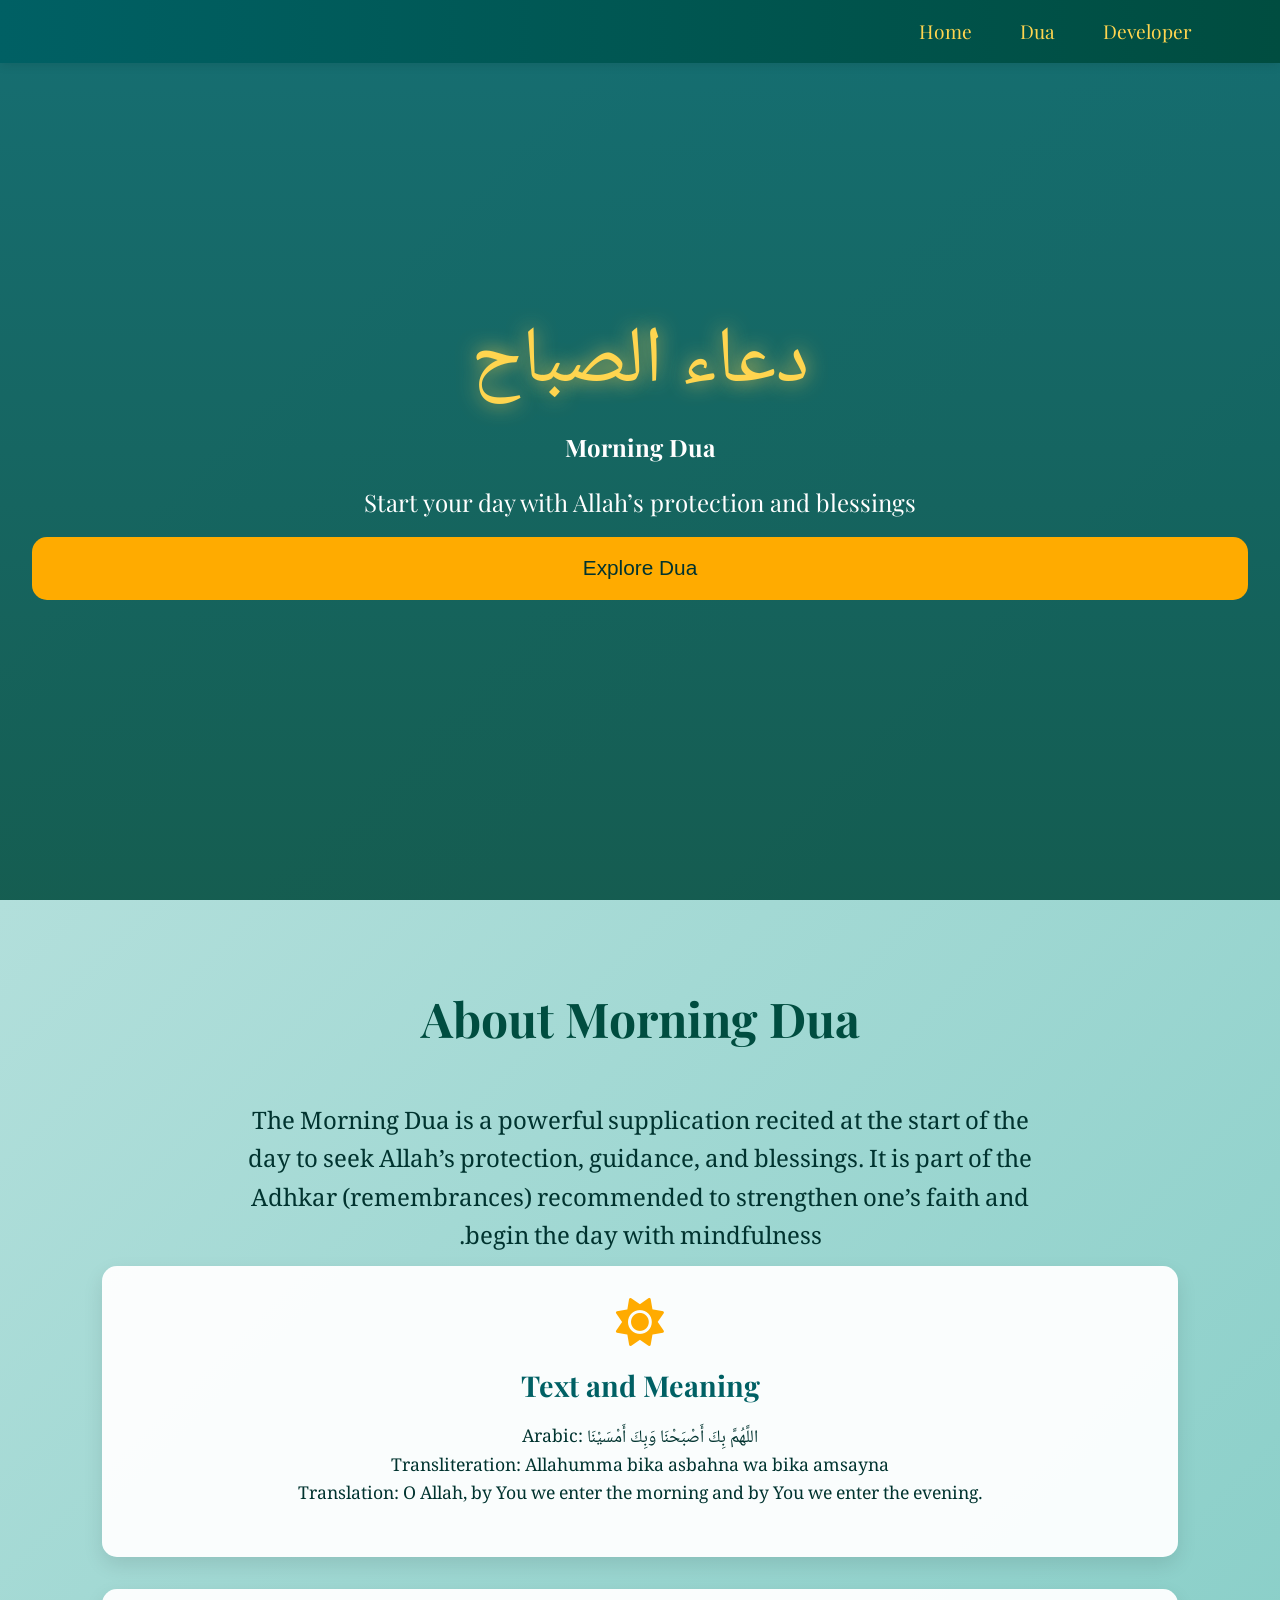
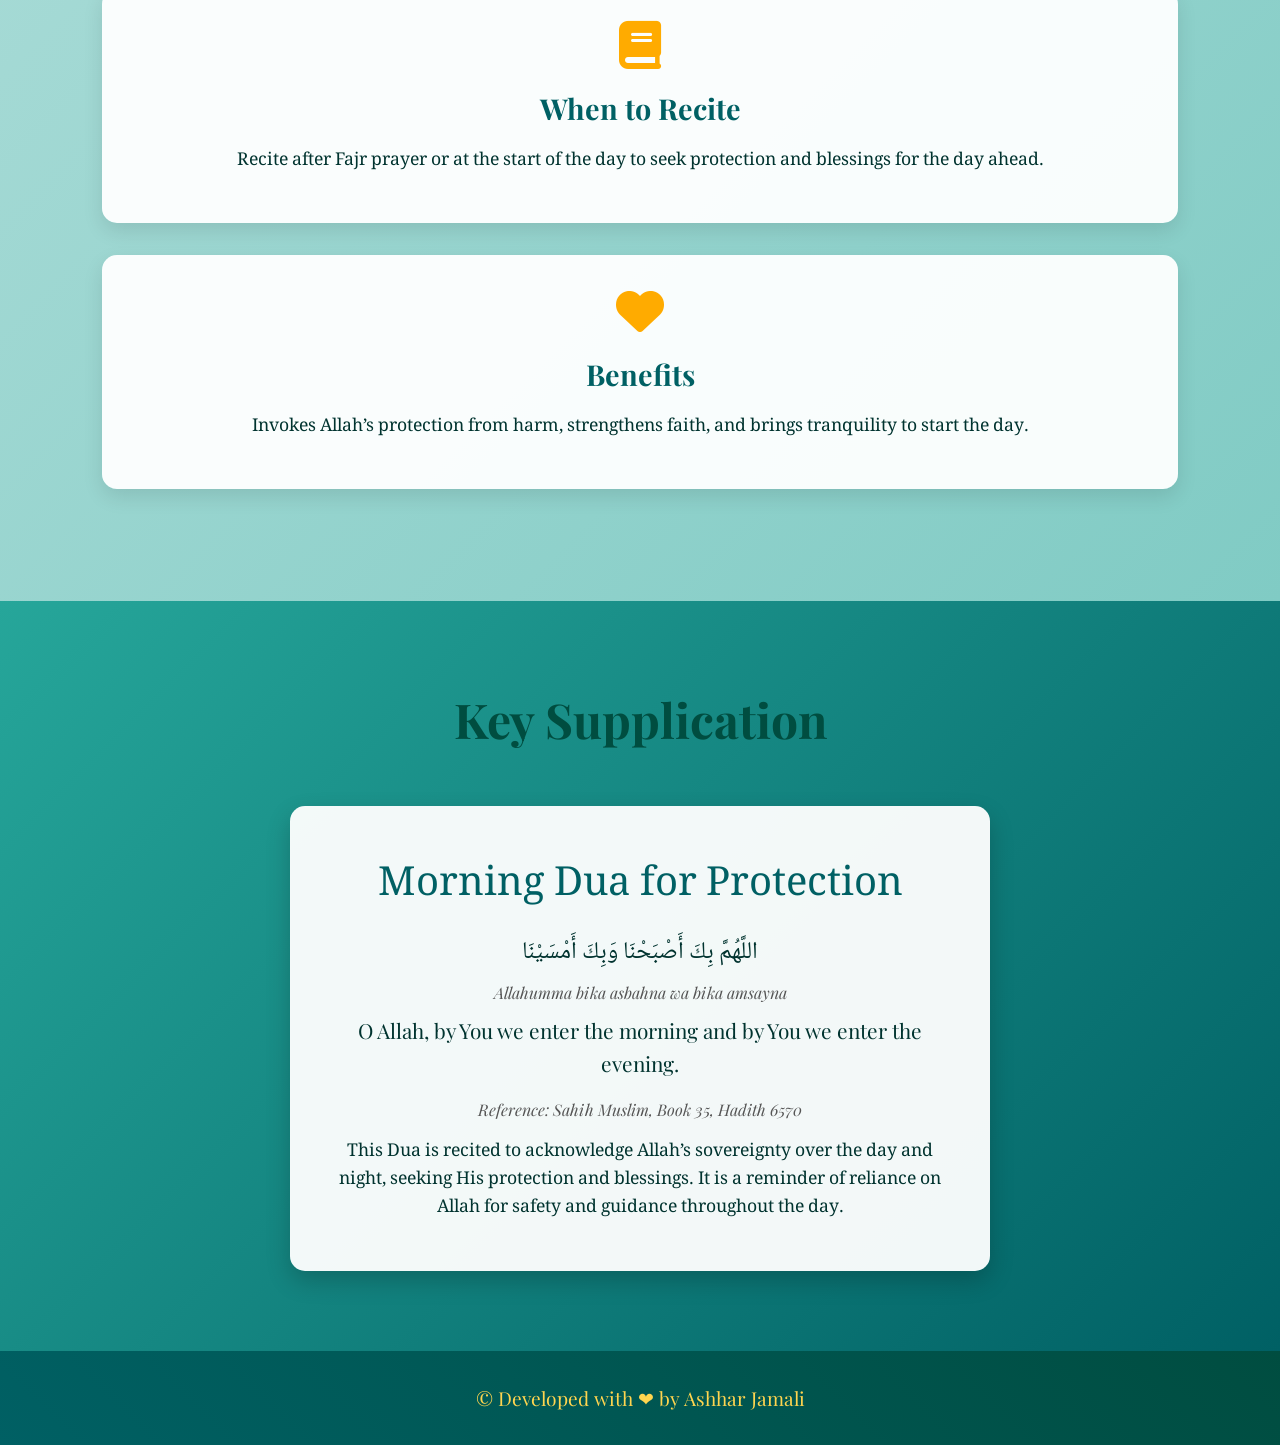
<file: deen ki baatein/dua/morning-dua.html>
<!DOCTYPE html>
<html lang="en" dir="ltr">

<head>
                              <meta charset="UTF-8">
                              <meta name="viewport" content="width=device-width, initial-scale=1.0">
                              <title>Morning Dua - Islamic Supplication</title>
                              <link href="https://fonts.googleapis.com/css2?family=Noto+Naskh+Arabic:wght@400;700&family=Playfair+Display:wght@400;700&display=swap"
                                                            rel="stylesheet">
                              <link rel="stylesheet"
                                                            href="https://cdnjs.cloudflare.com/ajax/libs/font-awesome/6.0.0/css/all.min.css">
                              <link rel="stylesheet" href="https://unpkg.com/aos@next/dist/aos.css" />

                              <style>
                                                            * {
                                                                                          margin: 0;
                                                                                          padding: 0;
                                                                                          box-sizing: border-box;
                                                            }

                                                            body {
                                                                                          font-family: 'Playfair Display', serif;
                                                                                          line-height: 1.6;
                                                                                          background: linear-gradient(135deg, #E0F2F1, #B2DFDB);
                                                                                          color: #00332F;
                                                                                          overflow-x: hidden;
                                                            }

                                                            /* Navigation */
                                                            #simple-nav {
                                                                                          background: linear-gradient(90deg, #006064, #004D40);
                                                                                          padding: 1rem 5%;
                                                                                          position: fixed;
                                                                                          top: 0;
                                                                                          width: 100%;
                                                                                          z-index: 1000;
                                                                                          box-shadow: 0 2px 10px rgba(0, 0, 0, 0.1);
                                                            }

                                                            #simple-nav ul {
                                                                                          display: flex;
                                                                                          justify-content: flex-end;
                                                                                          list-style: none;
                                                            }

                                                            #simple-nav ul li a {
                                                                                          color: #FFD54F;
                                                                                          text-decoration: none;
                                                                                          padding: 0.8rem 1.5rem;
                                                                                          font-size: 1.2rem;
                                                                                          transition: color 0.3s ease;
                                                            }

                                                            #simple-nav ul li a:hover {
                                                                                          color: #FFAB00;
                                                            }

                                                            /* Hero Section */
                                                            #hero {
                                                                                          text-align: center;
                                                                                          padding: 10rem 2rem;
                                                                                          background: linear-gradient(rgba(0, 96, 100, 0.9), rgba(0, 77, 64, 0.9)),
                                                                                                                        url('https://source.unsplash.com/1600x900/?sunrise') center/cover;
                                                                                          color: #fff;
                                                                                          min-height: 100vh;
                                                                                          display: flex;
                                                                                          flex-direction: column;
                                                                                          justify-content: center;
                                                            }

                                                            .arabic-title {
                                                                                          font-family: 'Noto Naskh Arabic', serif;
                                                                                          font-size: 5rem;
                                                                                          color: #FFD54F;
                                                                                          text-shadow: 0 0 20px rgba(255, 213, 79, 0.8);
                                                                                          animation: floatText 3s infinite ease-in-out;
                                                            }

                                                            .hero-subtitle {
                                                                                          font-size: 1.5rem;
                                                                                          color: #fff;
                                                                                          margin: 1rem 0;
                                                                                          opacity: 0;
                                                                                          animation: fadeInUp 1s ease forwards 0.5s;
                                                            }

                                                            .cta-button {
                                                                                          padding: 1.2rem 3rem;
                                                                                          font-size: 1.3rem;
                                                                                          background: #FFAB00;
                                                                                          color: #00332F;
                                                                                          border: none;
                                                                                          border-radius: 15px;
                                                                                          cursor: pointer;
                                                                                          transition: all 0.4s ease;
                                                                                          animation: pulseButton 2s infinite;
                                                            }

                                                            .cta-button:hover {
                                                                                          transform: scale(1.1);
                                                                                          background: #FFD54F;
                                                                                          box-shadow: 0 0 25px rgba(255, 171, 0, 0.9);
                                                            }

                                                            /* Dua Content Section */
                                                            #dua-content {
                                                                                          padding: 5rem 8%;
                                                                                          background: linear-gradient(135deg, #B2DFDB, #80CBC4);
                                                                                          text-align: center;
                                                            }

                                                            .section-title {
                                                                                          font-size: 3rem;
                                                                                          color: #004D40;
                                                                                          margin-bottom: 3rem;
                                                                                          animation: glowText 2s infinite alternate;
                                                            }

                                                            .dua-text {
                                                                                          font-family: 'Noto Naskh Arabic', serif;
                                                                                          font-size: 1.2rem;
                                                                                          color: #00332F;
                                                                                          max-width: 800px;
                                                                                          margin: 0 auto 2rem;
                                                            }

                                                            .dua-card {
                                                                                          background: rgba(255, 255, 255, 0.95);
                                                                                          padding: 2rem;
                                                                                          border-radius: 15px;
                                                                                          box-shadow: 0 8px 20px rgba(0, 0, 0, 0.1);
                                                                                          transition: all 0.4s ease;
                                                                                          margin-bottom: 2rem;
                                                            }

                                                            .dua-card:hover {
                                                                                          transform: translateY(-10px);
                                                                                          box-shadow: 0 15px 30px rgba(0, 0, 0, 0.2);
                                                            }

                                                            .card-icon {
                                                                                          font-size: 3rem;
                                                                                          color: #FFAB00;
                                                                                          margin-bottom: 1rem;
                                                                                          animation: spinIcon 4s infinite linear;
                                                            }

                                                            .dua-card h3 {
                                                                                          font-size: 1.8rem;
                                                                                          color: #006064;
                                                            }

                                                            .dua-card p {
                                                                                          font-family: 'Noto Naskh Arabic', serif;
                                                                                          color: #00332F;
                                                                                          font-size: 1.1rem;
                                                                                          margin: 1rem 0;
                                                            }

                                                            /* Dua Spotlight Section */
                                                            #dua-spotlight {
                                                                                          padding: 5rem 8%;
                                                                                          background: linear-gradient(135deg, #26A69A, #006064);
                                                                                          text-align: center;
                                                            }

                                                            .dua-spotlight-card {
                                                                                          max-width: 700px;
                                                                                          margin: 0 auto;
                                                                                          padding: 3rem;
                                                                                          background: rgba(255, 255, 255, 0.95);
                                                                                          border-radius: 15px;
                                                                                          box-shadow: 0 10px 25px rgba(0, 0, 0, 0.2);
                                                                                          animation: floatCard 4s infinite ease-in-out;
                                                            }

                                                            .dua-title {
                                                                                          font-family: 'Noto Naskh Arabic', serif;
                                                                                          font-size: 2.5rem;
                                                                                          color: #006064;
                                                                                          margin-bottom: 1rem;
                                                            }

                                                            .dua-text {
                                                                                          font-family: 'Noto Naskh Arabic', serif;
                                                                                          font-size: 1.5rem;
                                                                                          color: #00332F;
                                                                                          margin-bottom: 0.5rem;
                                                                                          direction: rtl;
                                                            }

                                                            .dua-transliteration {
                                                                                          font-style: italic;
                                                                                          color: #555;
                                                                                          margin-bottom: 0.5rem;
                                                            }

                                                            .dua-translation {
                                                                                          font-size: 1.3rem;
                                                                                          color: #00332F;
                                                                                          margin-bottom: 1rem;
                                                            }

                                                            .dua-reference {
                                                                                          font-style: italic;
                                                                                          color: #555;
                                                                                          margin-bottom: 1rem;
                                                            }

                                                            .dua-explanation {
                                                                                          font-family: 'Noto Naskh Arabic', serif;
                                                                                          color: #00332F;
                                                                                          font-size: 1.1rem;
                                                            }

                                                            /* Footer */
                                                            footer {
                                                                                          padding: 2rem;
                                                                                          background: linear-gradient(45deg, #006064, #004D40);
                                                                                          color: #FFD54F;
                                                                                          text-align: center;
                                                            }

                                                            footer p {
                                                                                          font-size: 1.2rem;
                                                            }

                                                            /* Animations */
                                                            @keyframes floatText {
                                                                                          0% {
                                                                                                                        transform: translateY(0);
                                                                                          }

                                                                                          50% {
                                                                                                                        transform: translateY(-15px);
                                                                                          }

                                                                                          100% {
                                                                                                                        transform: translateY(0);
                                                                                          }
                                                            }

                                                            @keyframes fadeInUp {
                                                                                          0% {
                                                                                                                        opacity: 0;
                                                                                                                        transform: translateY(20px);
                                                                                          }

                                                                                          100% {
                                                                                                                        opacity: 1;
                                                                                                                        transform: translateY(0);
                                                                                          }
                                                            }

                                                            @keyframes pulseButton {
                                                                                          0% {
                                                                                                                        transform: scale(1);
                                                                                          }

                                                                                          50% {
                                                                                                                        transform: scale(1.05);
                                                                                          }

                                                                                          100% {
                                                                                                                        transform: scale(1);
                                                                                          }
                                                            }

                                                            @keyframes glowText {
                                                                                          0% {
                                                                                                                        text-shadow: 0 0 5px #FFD54F;
                                                                                          }

                                                                                          100% {
                                                                                                                        text-shadow: 0 0 15px #FFD54F, 0 0 25px #fff;
                                                                                          }
                                                            }

                                                            @keyframes spinIcon {
                                                                                          0% {
                                                                                                                        transform: rotate(0deg);
                                                                                          }

                                                                                          100% {
                                                                                                                        transform: rotate(360deg);
                                                                                          }
                                                            }

                                                            @keyframes floatCard {
                                                                                          0% {
                                                                                                                        transform: translateY(0);
                                                                                          }

                                                                                          50% {
                                                                                                                        transform: translateY(-15px);
                                                                                          }

                                                                                          100% {
                                                                                                                        transform: translateY(0);
                                                                                          }
                                                            }

                                                            /* Responsive Design */
                                                            @media (max-width: 768px) {
                                                                                          #simple-nav ul {
                                                                                                                        justify-content: center;
                                                                                                                        flex-wrap: wrap;
                                                                                          }

                                                                                          #simple-nav ul li a {
                                                                                                                        padding: 0.5rem 1rem;
                                                                                                                        font-size: 1rem;
                                                                                          }

                                                                                          .arabic-title {
                                                                                                                        font-size: 3.5rem;
                                                                                          }

                                                                                          #hero h1 {
                                                                                                                        font-size: 2.5rem;
                                                                                          }

                                                                                          .hero-subtitle {
                                                                                                                        font-size: 1.2rem;
                                                                                          }

                                                                                          .section-title {
                                                                                                                        font-size: 2.5rem;
                                                                                          }

                                                                                          .dua-card h3 {
                                                                                                                        font-size: 1.5rem;
                                                                                          }

                                                                                          .dua-title {
                                                                                                                        font-size: 2rem;
                                                                                          }

                                                                                          .dua-text {
                                                                                                                        font-size: 1.3rem;
                                                                                          }
                                                            }
                              </style>
</head>

<body>
                              <!-- Simple Navigation -->
                              <nav id="simple-nav" data-aos="fade-down">
                                                            <ul>
                                                                                          <li><a href="/deen-ki-baatein/deen ki baatein/index.html">Home</a>
                                                                                          </li>
                                                                                          <li><a href="dua.html">Dua</a>
                                                                                          </li>
                                                                                          <li><a href="/deen-ki-baatein/deen ki baatein/design.html">Developer</a>
                                                                                          </li>
                                                            </ul>
                              </nav>

                              <!-- Hero Section -->
                              <section id="hero" data-aos="fade-up">
                                                            <div class="arabic-title">دعاء الصباح</div>
                                                            <h1>Morning Dua</h1>
                                                            <p class="hero-subtitle">Start your day with Allah’s
                                                                                          protection and blessings</p>
                                                            <button class="cta-button">Explore Dua</button>
                              </section>

                              <!-- Dua Content Section -->
                              <section id="dua-content" data-aos="fade-up">
                                                            <h2 class="section-title">About Morning Dua</h2>
                                                            <p class="dua-text">The Morning Dua is a powerful
                                                                                          supplication recited at the
                                                                                          start of the day to seek
                                                                                          Allah’s protection, guidance,
                                                                                          and blessings. It is part of
                                                                                          the Adhkar (remembrances)
                                                                                          recommended to strengthen
                                                                                          one’s faith and begin the day
                                                                                          with mindfulness.</p>
                                                            <div class="dua-card" data-aos="zoom-in">
                                                                                          <i
                                                                                                                        class="fas fa-sun card-icon"></i>
                                                                                          <h3>Text and Meaning</h3>
                                                                                          <p>Arabic: اللَّهُمَّ بِكَ أَصْبَحْنَا
                                                                                                                        وَبِكَ
                                                                                                                        أَمْسَيْنَا<br>Transliteration:
                                                                                                                        Allahumma
                                                                                                                        bika
                                                                                                                        asbahna
                                                                                                                        wa
                                                                                                                        bika
                                                                                                                        amsayna<br>Translation:
                                                                                                                        O
                                                                                                                        Allah,
                                                                                                                        by
                                                                                                                        You
                                                                                                                        we
                                                                                                                        enter
                                                                                                                        the
                                                                                                                        morning
                                                                                                                        and
                                                                                                                        by
                                                                                                                        You
                                                                                                                        we
                                                                                                                        enter
                                                                                                                        the
                                                                                                                        evening.
                                                                                          </p>
                                                            </div>
                                                            <div class="dua-card" data-aos="zoom-in"
                                                                                          data-aos-delay="100">
                                                                                          <i
                                                                                                                        class="fas fa-book card-icon"></i>
                                                                                          <h3>When to Recite</h3>
                                                                                          <p>Recite after Fajr prayer or at
                                                                                                                        the
                                                                                                                        start
                                                                                                                        of
                                                                                                                        the
                                                                                                                        day
                                                                                                                        to
                                                                                                                        seek
                                                                                                                        protection
                                                                                                                        and
                                                                                                                        blessings
                                                                                                                        for
                                                                                                                        the
                                                                                                                        day
                                                                                                                        ahead.
                                                                                          </p>
                                                            </div>
                                                            <div class="dua-card" data-aos="zoom-in"
                                                                                          data-aos-delay="200">
                                                                                          <i
                                                                                                                        class="fas fa-heart card-icon"></i>
                                                                                          <h3>Benefits</h3>
                                                                                          <p>Invokes Allah’s protection from
                                                                                                                        harm,
                                                                                                                        strengthens
                                                                                                                        faith,
                                                                                                                        and
                                                                                                                        brings
                                                                                                                        tranquility
                                                                                                                        to
                                                                                                                        start
                                                                                                                        the
                                                                                                                        day.
                                                                                          </p>
                                                            </div>
                              </section>

                              <!-- Dua Spotlight Section -->
                              <section id="dua-spotlight" data-aos="fade-up">
                                                            <h2 class="section-title">Key Supplication</h2>
                                                            <div class="dua-spotlight-card">
                                                                                          <div class="dua-title">Morning Dua
                                                                                                                        for
                                                                                                                        Protection
                                                                                          </div>
                                                                                          <div class="dua-text">اللَّهُمَّ
                                                                                                                        بِكَ
                                                                                                                        أَصْبَحْنَا
                                                                                                                        وَبِكَ
                                                                                                                        أَمْسَيْنَا
                                                                                          </div>
                                                                                          <div
                                                                                                                        class="dua-transliteration">
                                                                                                                        Allahumma
                                                                                                                        bika
                                                                                                                        asbahna
                                                                                                                        wa
                                                                                                                        bika
                                                                                                                        amsayna
                                                                                          </div>
                                                                                          <div class="dua-translation">O Allah,
                                                                                                                        by
                                                                                                                        You
                                                                                                                        we
                                                                                                                        enter
                                                                                                                        the
                                                                                                                        morning
                                                                                                                        and
                                                                                                                        by
                                                                                                                        You
                                                                                                                        we
                                                                                                                        enter
                                                                                                                        the
                                                                                                                        evening.
                                                                                          </div>
                                                                                          <div class="dua-reference">Reference:
                                                                                                                        Sahih
                                                                                                                        Muslim,
                                                                                                                        Book
                                                                                                                        35,
                                                                                                                        Hadith
                                                                                                                        6570
                                                                                          </div>
                                                                                          <p class="dua-explanation">This
                                                                                                                        Dua
                                                                                                                        is
                                                                                                                        recited
                                                                                                                        to
                                                                                                                        acknowledge
                                                                                                                        Allah’s
                                                                                                                        sovereignty
                                                                                                                        over
                                                                                                                        the
                                                                                                                        day
                                                                                                                        and
                                                                                                                        night,
                                                                                                                        seeking
                                                                                                                        His
                                                                                                                        protection
                                                                                                                        and
                                                                                                                        blessings.
                                                                                                                        It
                                                                                                                        is
                                                                                                                        a
                                                                                                                        reminder
                                                                                                                        of
                                                                                                                        reliance
                                                                                                                        on
                                                                                                                        Allah
                                                                                                                        for
                                                                                                                        safety
                                                                                                                        and
                                                                                                                        guidance
                                                                                                                        throughout
                                                                                                                        the
                                                                                                                        day.
                                                                                          </p>
                                                            </div>
                              </section>

                              <!-- Footer -->
                              <footer data-aos="fade-up">
                                                            <p>© Developed with ❤ by Ashhar Jamali</p>
                              </footer>

                              <script src="https://unpkg.com/aos@next/dist/aos.js"></script>
                              <script>
                                                            // Initialize AOS
                                                            AOS.init({
                                                                                          duration: 1000,
                                                                                          once: true
                                                            });

                                                            // Card hover animation
                                                            document.querySelectorAll(".dua-card").forEach(card => {
                                                                                          card.addEventListener("mouseenter", () => {
                                                                                                                        card.style.animation = "pulseCard 0.5s ease";
                                                                                          });
                                                                                          card.addEventListener("animationend", () => {
                                                                                                                        card.style.animation = "none"; // Reset to allow re-trigger
                                                                                          });
                                                            });

                                                            // Button click animation
                                                            document.querySelectorAll(".cta-button").forEach(button => {
                                                                                          button.addEventListener("click", () => {
                                                                                                                        button.style.animation = "bounceButton 0.5s ease";
                                                                                                                        setTimeout(() => {
                                                                                                                                                      button.style.animation = "pulseButton 2s infinite"; // Restore original
                                                                                                                        }, 500);
                                                                                          });
                                                            });

                                                            // Dynamic CSS for animations
                                                            const styleSheet = document.createElement("style");
                                                            styleSheet.textContent = `
            @keyframes pulseCard {
                0% { transform: scale(1); }
                50% { transform: scale(1.05); }
                100% { transform: scale(1); }
            }
            @keyframes bounceButton {
                0% { transform: scale(1); }
                50% { transform: scale(1.2); }
                100% { transform: scale(1); }
            }
        `;
                                                            document.head.appendChild(styleSheet);
                              </script>
</body>

</html>
</file>
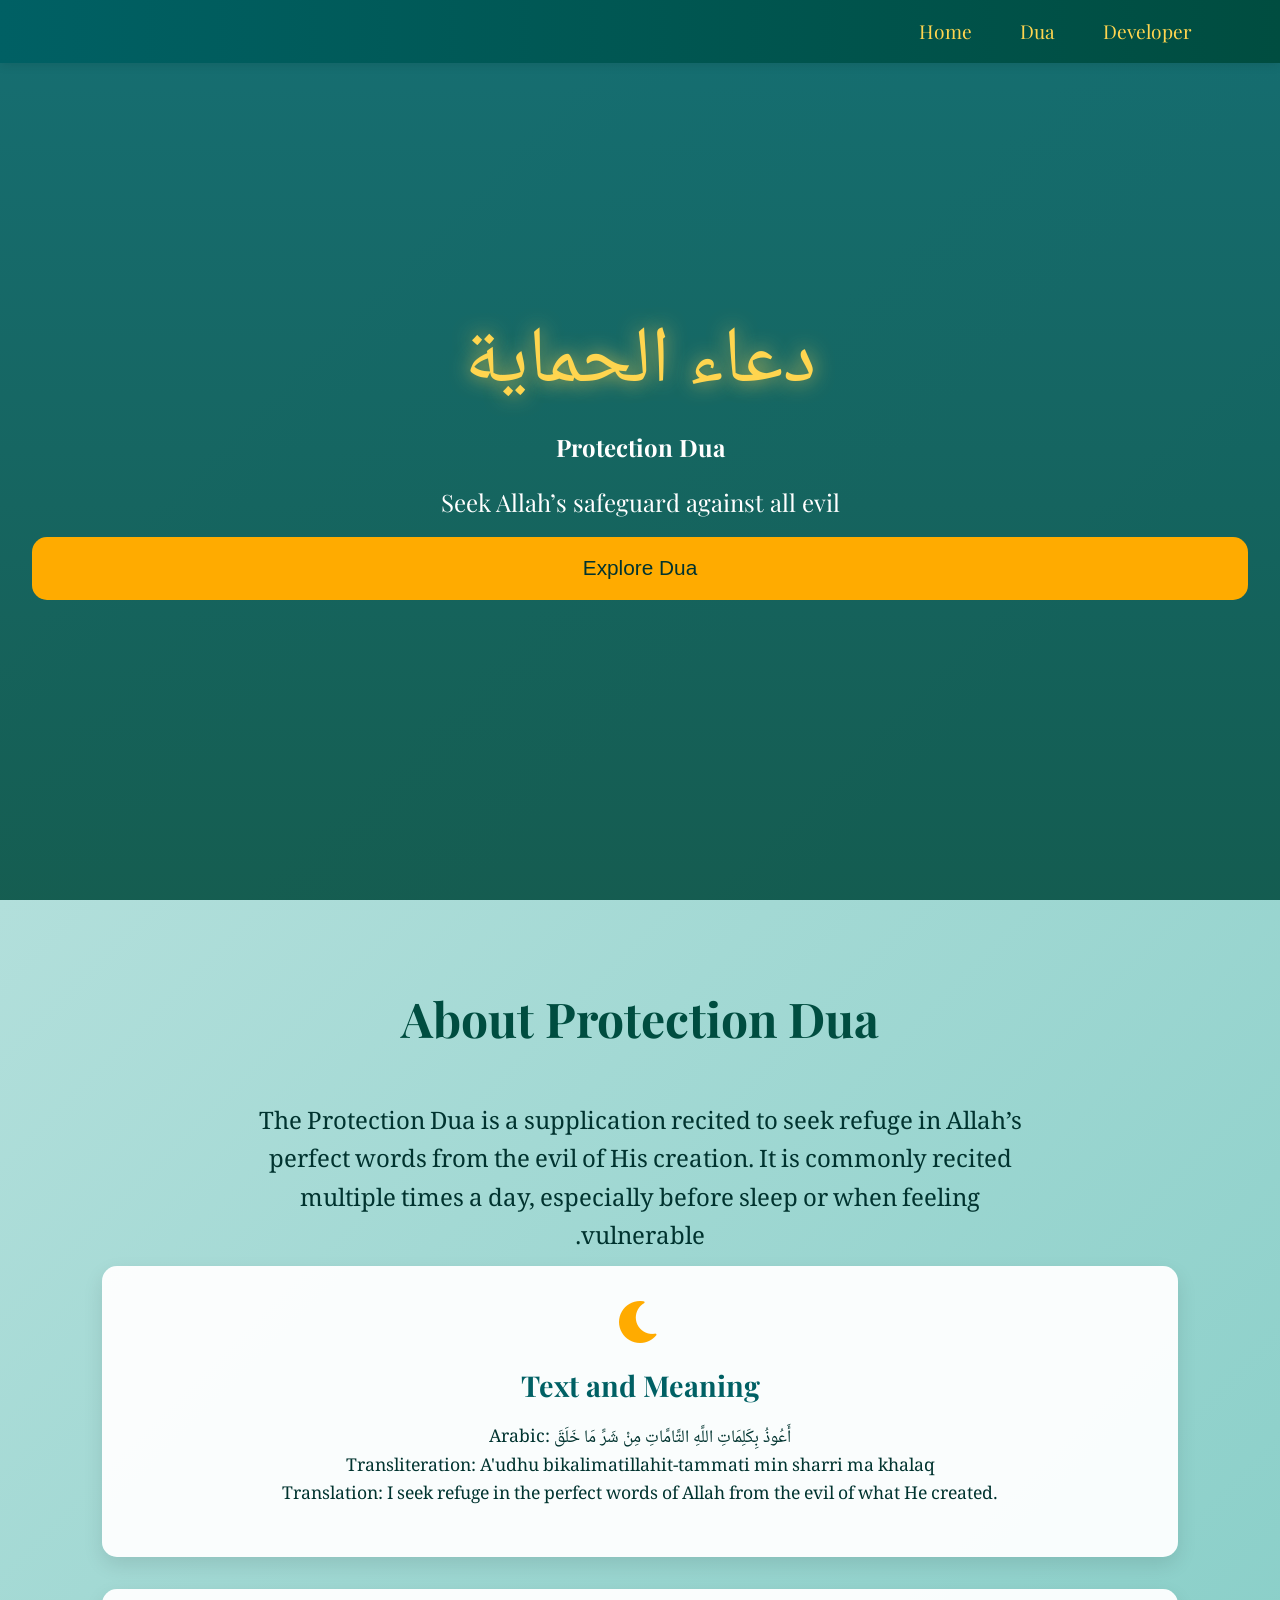
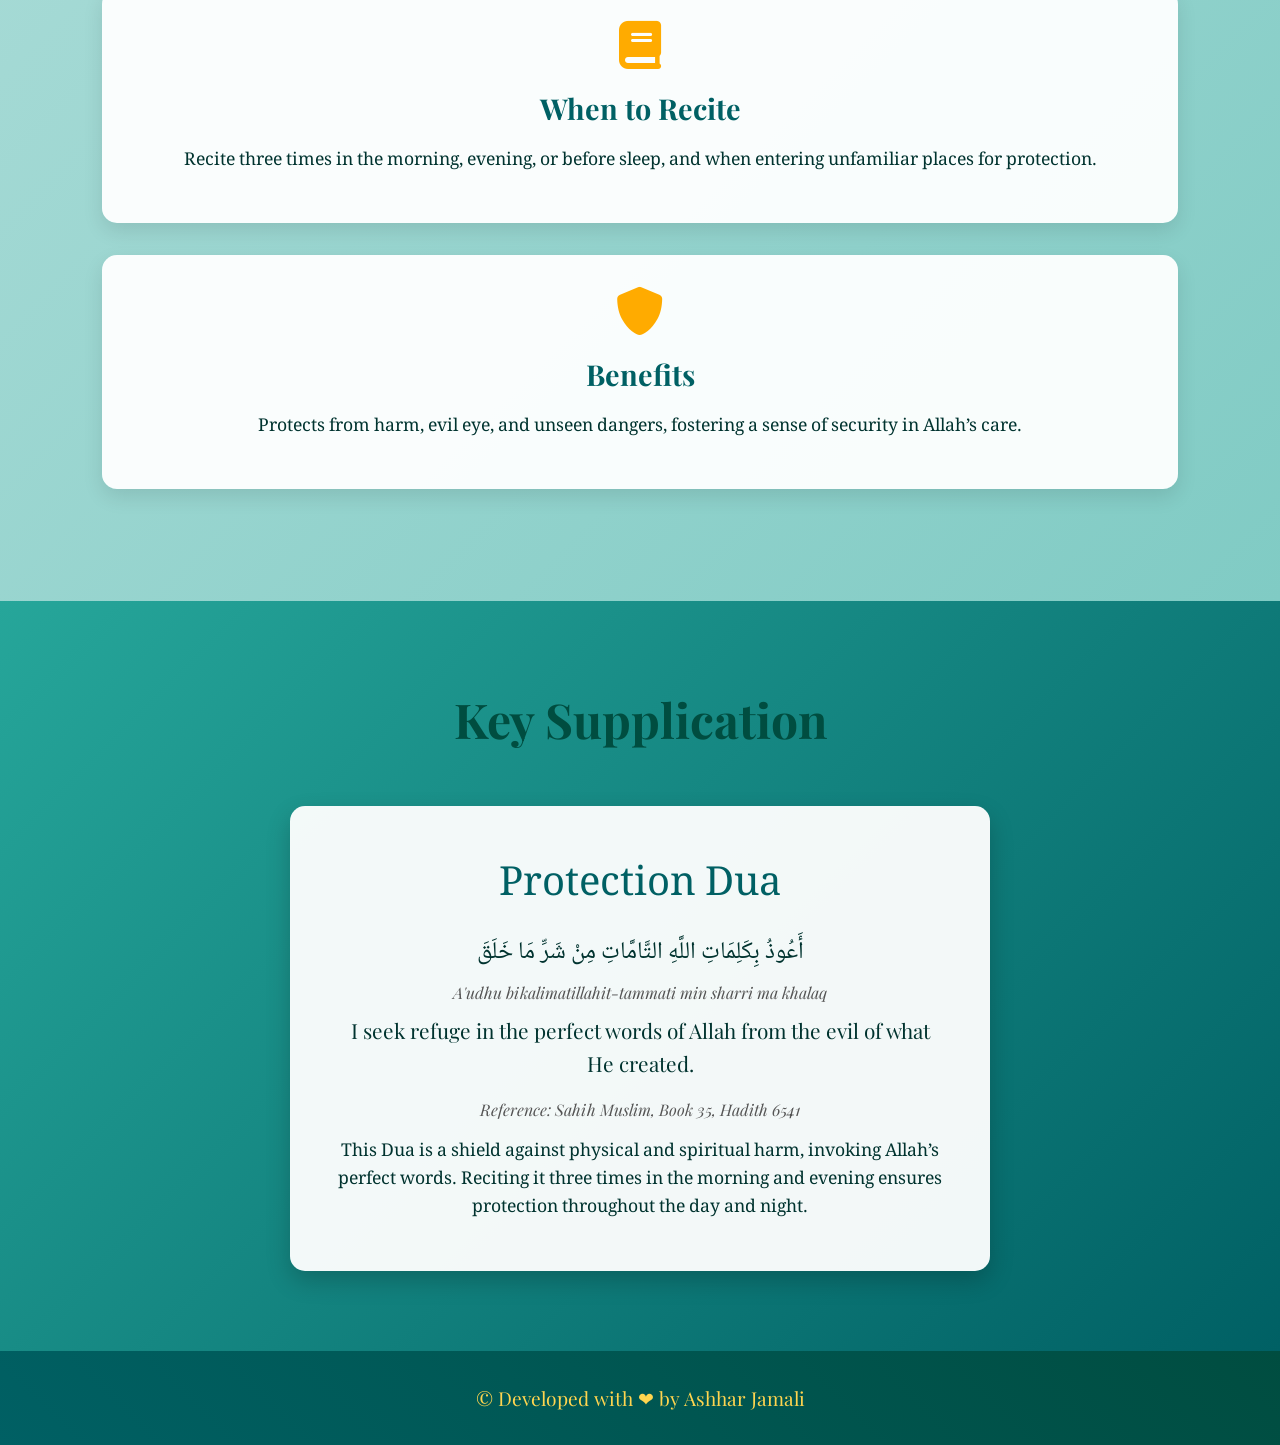
<file: deen ki baatein/dua/protection-dua.html>
<!DOCTYPE html>
<html lang="en" dir="ltr">

<head>
                              <meta charset="UTF-8">
                              <meta name="viewport" content="width=device-width, initial-scale=1.0">
                              <title>Protection Dua - Islamic Supplication</title>
                              <link href="https://fonts.googleapis.com/css2?family=Noto+Naskh+Arabic:wght@400;700&family=Playfair+Display:wght@400;700&display=swap"
                                                            rel="stylesheet">
                              <link rel="stylesheet"
                                                            href="https://cdnjs.cloudflare.com/ajax/libs/font-awesome/6.0.0/css/all.min.css">
                              <link rel="stylesheet" href="https://unpkg.com/aos@next/dist/aos.css" />

                              <style>
                                                            * {
                                                                                          margin: 0;
                                                                                          padding: 0;
                                                                                          box-sizing: border-box;
                                                            }

                                                            body {
                                                                                          font-family: 'Playfair Display', serif;
                                                                                          line-height: 1.6;
                                                                                          background: linear-gradient(135deg, #E0F2F1, #B2DFDB);
                                                                                          color: #00332F;
                                                                                          overflow-x: hidden;
                                                            }

                                                            /* Navigation */
                                                            #simple-nav {
                                                                                          background: linear-gradient(90deg, #006064, #004D40);
                                                                                          padding: 1rem 5%;
                                                                                          position: fixed;
                                                                                          top: 0;
                                                                                          width: 100%;
                                                                                          z-index: 1000;
                                                                                          box-shadow: 0 2px 10px rgba(0, 0, 0, 0.1);
                                                            }

                                                            #simple-nav ul {
                                                                                          display: flex;
                                                                                          justify-content: flex-end;
                                                                                          list-style: none;
                                                            }

                                                            #simple-nav ul li a {
                                                                                          color: #FFD54F;
                                                                                          text-decoration: none;
                                                                                          padding: 0.8rem 1.5rem;
                                                                                          font-size: 1.2rem;
                                                                                          transition: color 0.3s ease;
                                                            }

                                                            #simple-nav ul li a:hover {
                                                                                          color: #FFAB00;
                                                            }

                                                            /* Hero Section */
                                                            #hero {
                                                                                          text-align: center;
                                                                                          padding: 10rem 2rem;
                                                                                          background: linear-gradient(rgba(0, 96, 100, 0.9), rgba(0, 77, 64, 0.9)),
                                                                                                                        url('https://source.unsplash.com/1600x900/?moonlight') center/cover;
                                                                                          color: #fff;
                                                                                          min-height: 100vh;
                                                                                          display: flex;
                                                                                          flex-direction: column;
                                                                                          justify-content: center;
                                                            }

                                                            .arabic-title {
                                                                                          font-family: 'Noto Naskh Arabic', serif;
                                                                                          font-size: 5rem;
                                                                                          color: #FFD54F;
                                                                                          text-shadow: 0 0 20px rgba(255, 213, 79, 0.8);
                                                                                          animation: floatText 3s infinite ease-in-out;
                                                            }

                                                            .hero-subtitle {
                                                                                          font-size: 1.5rem;
                                                                                          color: #fff;
                                                                                          margin: 1rem 0;
                                                                                          opacity: 0;
                                                                                          animation: fadeInUp 1s ease forwards 0.5s;
                                                            }

                                                            .cta-button {
                                                                                          padding: 1.2rem 3rem;
                                                                                          font-size: 1.3rem;
                                                                                          background: #FFAB00;
                                                                                          color: #00332F;
                                                                                          border: none;
                                                                                          border-radius: 15px;
                                                                                          cursor: pointer;
                                                                                          transition: all 0.4s ease;
                                                                                          animation: pulseButton 2s infinite;
                                                            }

                                                            .cta-button:hover {
                                                                                          transform: scale(1.1);
                                                                                          background: #FFD54F;
                                                                                          box-shadow: 0 0 25px rgba(255, 171, 0, 0.9);
                                                            }

                                                            /* Dua Content Section */
                                                            #dua-content {
                                                                                          padding: 5rem 8%;
                                                                                          background: linear-gradient(135deg, #B2DFDB, #80CBC4);
                                                                                          text-align: center;
                                                            }

                                                            .section-title {
                                                                                          font-size: 3rem;
                                                                                          color: #004D40;
                                                                                          margin-bottom: 3rem;
                                                                                          animation: glowText 2s infinite alternate;
                                                            }

                                                            .dua-text {
                                                                                          font-family: 'Noto Naskh Arabic', serif;
                                                                                          font-size: 1.2rem;
                                                                                          color: #00332F;
                                                                                          max-width: 800px;
                                                                                          margin: 0 auto 2rem;
                                                            }

                                                            .dua-card {
                                                                                          background: rgba(255, 255, 255, 0.95);
                                                                                          padding: 2rem;
                                                                                          border-radius: 15px;
                                                                                          box-shadow: 0 8px 20px rgba(0, 0, 0, 0.1);
                                                                                          transition: all 0.4s ease;
                                                                                          margin-bottom: 2rem;
                                                            }

                                                            .dua-card:hover {
                                                                                          transform: translateY(-10px);
                                                                                          box-shadow: 0 15px 30px rgba(0, 0, 0, 0.2);
                                                            }

                                                            .card-icon {
                                                                                          font-size: 3rem;
                                                                                          color: #FFAB00;
                                                                                          margin-bottom: 1rem;
                                                                                          animation: spinIcon 4s infinite linear;
                                                            }

                                                            .dua-card h3 {
                                                                                          font-size: 1.8rem;
                                                                                          color: #006064;
                                                            }

                                                            .dua-card p {
                                                                                          font-family: 'Noto Naskh Arabic', serif;
                                                                                          color: #00332F;
                                                                                          font-size: 1.1rem;
                                                                                          margin: 1rem 0;
                                                            }

                                                            /* Dua Spotlight Section */
                                                            #dua-spotlight {
                                                                                          padding: 5rem 8%;
                                                                                          background: linear-gradient(135deg, #26A69A, #006064);
                                                                                          text-align: center;
                                                            }

                                                            .dua-spotlight-card {
                                                                                          max-width: 700px;
                                                                                          margin: 0 auto;
                                                                                          padding: 3rem;
                                                                                          background: rgba(255, 255, 255, 0.95);
                                                                                          border-radius: 15px;
                                                                                          box-shadow: 0 10px 25px rgba(0, 0, 0, 0.2);
                                                                                          animation: floatCard 4s infinite ease-in-out;
                                                            }

                                                            .dua-title {
                                                                                          font-family: 'Noto Naskh Arabic', serif;
                                                                                          font-size: 2.5rem;
                                                                                          color: #006064;
                                                                                          margin-bottom: 1rem;
                                                            }

                                                            .dua-text {
                                                                                          font-family: 'Noto Naskh Arabic', serif;
                                                                                          font-size: 1.5rem;
                                                                                          color: #00332F;
                                                                                          margin-bottom: 0.5rem;
                                                                                          direction: rtl;
                                                            }

                                                            .dua-transliteration {
                                                                                          font-style: italic;
                                                                                          color: #555;
                                                                                          margin-bottom: 0.5rem;
                                                            }

                                                            .dua-translation {
                                                                                          font-size: 1.3rem;
                                                                                          color: #00332F;
                                                                                          margin-bottom: 1rem;
                                                            }

                                                            .dua-reference {
                                                                                          font-style: italic;
                                                                                          color: #555;
                                                                                          margin-bottom: 1rem;
                                                            }

                                                            .dua-explanation {
                                                                                          font-family: 'Noto Naskh Arabic', serif;
                                                                                          color: #00332F;
                                                                                          font-size: 1.1rem;
                                                            }

                                                            /* Footer */
                                                            footer {
                                                                                          padding: 2rem;
                                                                                          background: linear-gradient(45deg, #006064, #004D40);
                                                                                          color: #FFD54F;
                                                                                          text-align: center;
                                                            }

                                                            footer p {
                                                                                          font-size: 1.2rem;
                                                            }

                                                            /* Animations */
                                                            @keyframes floatText {
                                                                                          0% {
                                                                                                                        transform: translateY(0);
                                                                                          }

                                                                                          50% {
                                                                                                                        transform: translateY(-15px);
                                                                                          }

                                                                                          100% {
                                                                                                                        transform: translateY(0);
                                                                                          }
                                                            }

                                                            @keyframes fadeInUp {
                                                                                          0% {
                                                                                                                        opacity: 0;
                                                                                                                        transform: translateY(20px);
                                                                                          }

                                                                                          100% {
                                                                                                                        opacity: 1;
                                                                                                                        transform: translateY(0);
                                                                                          }
                                                            }

                                                            @keyframes pulseButton {
                                                                                          0% {
                                                                                                                        transform: scale(1);
                                                                                          }

                                                                                          50% {
                                                                                                                        transform: scale(1.05);
                                                                                          }

                                                                                          100% {
                                                                                                                        transform: scale(1);
                                                                                          }
                                                            }

                                                            @keyframes glowText {
                                                                                          0% {
                                                                                                                        text-shadow: 0 0 5px #FFD54F;
                                                                                          }

                                                                                          100% {
                                                                                                                        text-shadow: 0 0 15px #FFD54F, 0 0 25px #fff;
                                                                                          }
                                                            }

                                                            @keyframes spinIcon {
                                                                                          0% {
                                                                                                                        transform: rotate(0deg);
                                                                                          }

                                                                                          100% {
                                                                                                                        transform: rotate(360deg);
                                                                                          }
                                                            }

                                                            @keyframes floatCard {
                                                                                          0% {
                                                                                                                        transform: translateY(0);
                                                                                          }

                                                                                          50% {
                                                                                                                        transform: translateY(-15px);
                                                                                          }

                                                                                          100% {
                                                                                                                        transform: translateY(0);
                                                                                          }
                                                            }

                                                            /* Responsive Design */
                                                            @media (max-width: 768px) {
                                                                                          #simple-nav ul {
                                                                                                                        justify-content: center;
                                                                                                                        flex-wrap: wrap;
                                                                                          }

                                                                                          #simple-nav ul li a {
                                                                                                                        padding: 0.5rem 1rem;
                                                                                                                        font-size: 1rem;
                                                                                          }

                                                                                          .arabic-title {
                                                                                                                        font-size: 3.5rem;
                                                                                          }

                                                                                          #hero h1 {
                                                                                                                        font-size: 2.5rem;
                                                                                          }

                                                                                          .hero-subtitle {
                                                                                                                        font-size: 1.2rem;
                                                                                          }

                                                                                          .section-title {
                                                                                                                        font-size: 2.5rem;
                                                                                          }

                                                                                          .dua-card h3 {
                                                                                                                        font-size: 1.5rem;
                                                                                          }

                                                                                          .dua-title {
                                                                                                                        font-size: 2rem;
                                                                                          }

                                                                                          .dua-text {
                                                                                                                        font-size: 1.3rem;
                                                                                          }
                                                            }
                              </style>
</head>

<body>
                              <!-- Simple Navigation -->
                              <nav id="simple-nav" data-aos="fade-down">
                                                            <ul>
                                                                                          <li><a href="/deen-ki-baatein/deen ki baatein/index.html">Home</a>
                                                                                          </li>
                                                                                          <li><a href="dua.html">Dua</a>
                                                                                          </li>
                                                                                          <li><a href="/deen-ki-baatein/deen ki baatein/design.html">Developer</a>
                                                                                          </li>
                                                            </ul>
                              </nav>

                              <!-- Hero Section -->
                              <section id="hero" data-aos="fade-up">
                                                            <div class="arabic-title">دعاء الحماية</div>
                                                            <h1>Protection Dua</h1>
                                                            <p class="hero-subtitle">Seek Allah’s safeguard against all
                                                                                          evil</p>
                                                            <button class="cta-button">Explore Dua</button>
                              </section>

                              <!-- Dua Content Section -->
                              <section id="dua-content" data-aos="fade-up">
                                                            <h2 class="section-title">About Protection Dua</h2>
                                                            <p class="dua-text">The Protection Dua is a supplication
                                                                                          recited to seek refuge in
                                                                                          Allah’s perfect words from the
                                                                                          evil of His creation. It is
                                                                                          commonly recited multiple
                                                                                          times a day, especially before
                                                                                          sleep or when feeling
                                                                                          vulnerable.</p>
                                                            <div class="dua-card" data-aos="zoom-in">
                                                                                          <i
                                                                                                                        class="fas fa-moon card-icon"></i>
                                                                                          <h3>Text and Meaning</h3>
                                                                                          <p>Arabic: أَعُوذُ بِكَلِمَاتِ اللَّهِ
                                                                                                                        التَّامَّاتِ
                                                                                                                        مِنْ
                                                                                                                        شَرِّ
                                                                                                                        مَا
                                                                                                                        خَلَقَ<br>Transliteration:
                                                                                                                        A'udhu
                                                                                                                        bikalimatillahit-tammati
                                                                                                                        min
                                                                                                                        sharri
                                                                                                                        ma
                                                                                                                        khalaq<br>Translation:
                                                                                                                        I
                                                                                                                        seek
                                                                                                                        refuge
                                                                                                                        in
                                                                                                                        the
                                                                                                                        perfect
                                                                                                                        words
                                                                                                                        of
                                                                                                                        Allah
                                                                                                                        from
                                                                                                                        the
                                                                                                                        evil
                                                                                                                        of
                                                                                                                        what
                                                                                                                        He
                                                                                                                        created.
                                                                                          </p>
                                                            </div>
                                                            <div class="dua-card" data-aos="zoom-in"
                                                                                          data-aos-delay="100">
                                                                                          <i
                                                                                                                        class="fas fa-book card-icon"></i>
                                                                                          <h3>When to Recite</h3>
                                                                                          <p>Recite three times in the morning,
                                                                                                                        evening,
                                                                                                                        or
                                                                                                                        before
                                                                                                                        sleep,
                                                                                                                        and
                                                                                                                        when
                                                                                                                        entering
                                                                                                                        unfamiliar
                                                                                                                        places
                                                                                                                        for
                                                                                                                        protection.
                                                                                          </p>
                                                            </div>
                                                            <div class="dua-card" data-aos="zoom-in"
                                                                                          data-aos-delay="200">
                                                                                          <i
                                                                                                                        class="fas fa-shield-alt card-icon"></i>
                                                                                          <h3>Benefits</h3>
                                                                                          <p>Protects from harm, evil eye,
                                                                                                                        and
                                                                                                                        unseen
                                                                                                                        dangers,
                                                                                                                        fostering
                                                                                                                        a
                                                                                                                        sense
                                                                                                                        of
                                                                                                                        security
                                                                                                                        in
                                                                                                                        Allah’s
                                                                                                                        care.
                                                                                          </p>
                                                            </div>
                              </section>

                              <!-- Dua Spotlight Section -->
                              <section id="dua-spotlight" data-aos="fade-up">
                                                            <h2 class="section-title">Key Supplication</h2>
                                                            <div class="dua-spotlight-card">
                                                                                          <div class="dua-title">Protection
                                                                                                                        Dua
                                                                                          </div>
                                                                                          <div class="dua-text">أَعُوذُ بِكَلِمَاتِ
                                                                                                                        اللَّهِ
                                                                                                                        التَّامَّاتِ
                                                                                                                        مِنْ
                                                                                                                        شَرِّ
                                                                                                                        مَا
                                                                                                                        خَلَقَ
                                                                                          </div>
                                                                                          <div
                                                                                                                        class="dua-transliteration">
                                                                                                                        A'udhu
                                                                                                                        bikalimatillahit-tammati
                                                                                                                        min
                                                                                                                        sharri
                                                                                                                        ma
                                                                                                                        khalaq
                                                                                          </div>
                                                                                          <div class="dua-translation">I seek
                                                                                                                        refuge
                                                                                                                        in
                                                                                                                        the
                                                                                                                        perfect
                                                                                                                        words
                                                                                                                        of
                                                                                                                        Allah
                                                                                                                        from
                                                                                                                        the
                                                                                                                        evil
                                                                                                                        of
                                                                                                                        what
                                                                                                                        He
                                                                                                                        created.
                                                                                          </div>
                                                                                          <div class="dua-reference">Reference:
                                                                                                                        Sahih
                                                                                                                        Muslim,
                                                                                                                        Book
                                                                                                                        35,
                                                                                                                        Hadith
                                                                                                                        6541
                                                                                          </div>
                                                                                          <p class="dua-explanation">This
                                                                                                                        Dua
                                                                                                                        is
                                                                                                                        a
                                                                                                                        shield
                                                                                                                        against
                                                                                                                        physical
                                                                                                                        and
                                                                                                                        spiritual
                                                                                                                        harm,
                                                                                                                        invoking
                                                                                                                        Allah’s
                                                                                                                        perfect
                                                                                                                        words.
                                                                                                                        Reciting
                                                                                                                        it
                                                                                                                        three
                                                                                                                        times
                                                                                                                        in
                                                                                                                        the
                                                                                                                        morning
                                                                                                                        and
                                                                                                                        evening
                                                                                                                        ensures
                                                                                                                        protection
                                                                                                                        throughout
                                                                                                                        the
                                                                                                                        day
                                                                                                                        and
                                                                                                                        night.
                                                                                          </p>
                                                            </div>
                              </section>

                              <!-- Footer -->
                              <footer data-aos="fade-up">
                                                            <p>© Developed with ❤ by Ashhar Jamali</p>
                              </footer>

                              <script src="https://unpkg.com/aos@next/dist/aos.js"></script>
                              <script>
                                                            // Initialize AOS
                                                            AOS.init({
                                                                                          duration: 1000,
                                                                                          once: true
                                                            });

                                                            // Card hover animation
                                                            document.querySelectorAll(".dua-card").forEach(card => {
                                                                                          card.addEventListener("mouseenter", () => {
                                                                                                                        card.style.animation = "pulseCard 0.5s ease";
                                                                                          });
                                                                                          card.addEventListener("animationend", () => {
                                                                                                                        card.style.animation = "none"; // Reset to allow re-trigger
                                                                                          });
                                                            });

                                                            // Button click animation
                                                            document.querySelectorAll(".cta-button").forEach(button => {
                                                                                          button.addEventListener("click", () => {
                                                                                                                        button.style.animation = "bounceButton 0.5s ease";
                                                                                                                        setTimeout(() => {
                                                                                                                                                      button.style.animation = "pulseButton 2s infinite"; // Restore original
                                                                                                                        }, 500);
                                                                                          });
                                                            });

                                                            // Dynamic CSS for animations
                                                            const styleSheet = document.createElement("style");
                                                            styleSheet.textContent = `
            @keyframes pulseCard {
                0% { transform: scale(1); }
                50% { transform: scale(1.05); }
                100% { transform: scale(1); }
            }
            @keyframes bounceButton {
                0% { transform: scale(1); }
                50% { transform: scale(1.2); }
                100% { transform: scale(1); }
            }
        `;
                                                            document.head.appendChild(styleSheet);
                              </script>
</body>

</html>
</file>
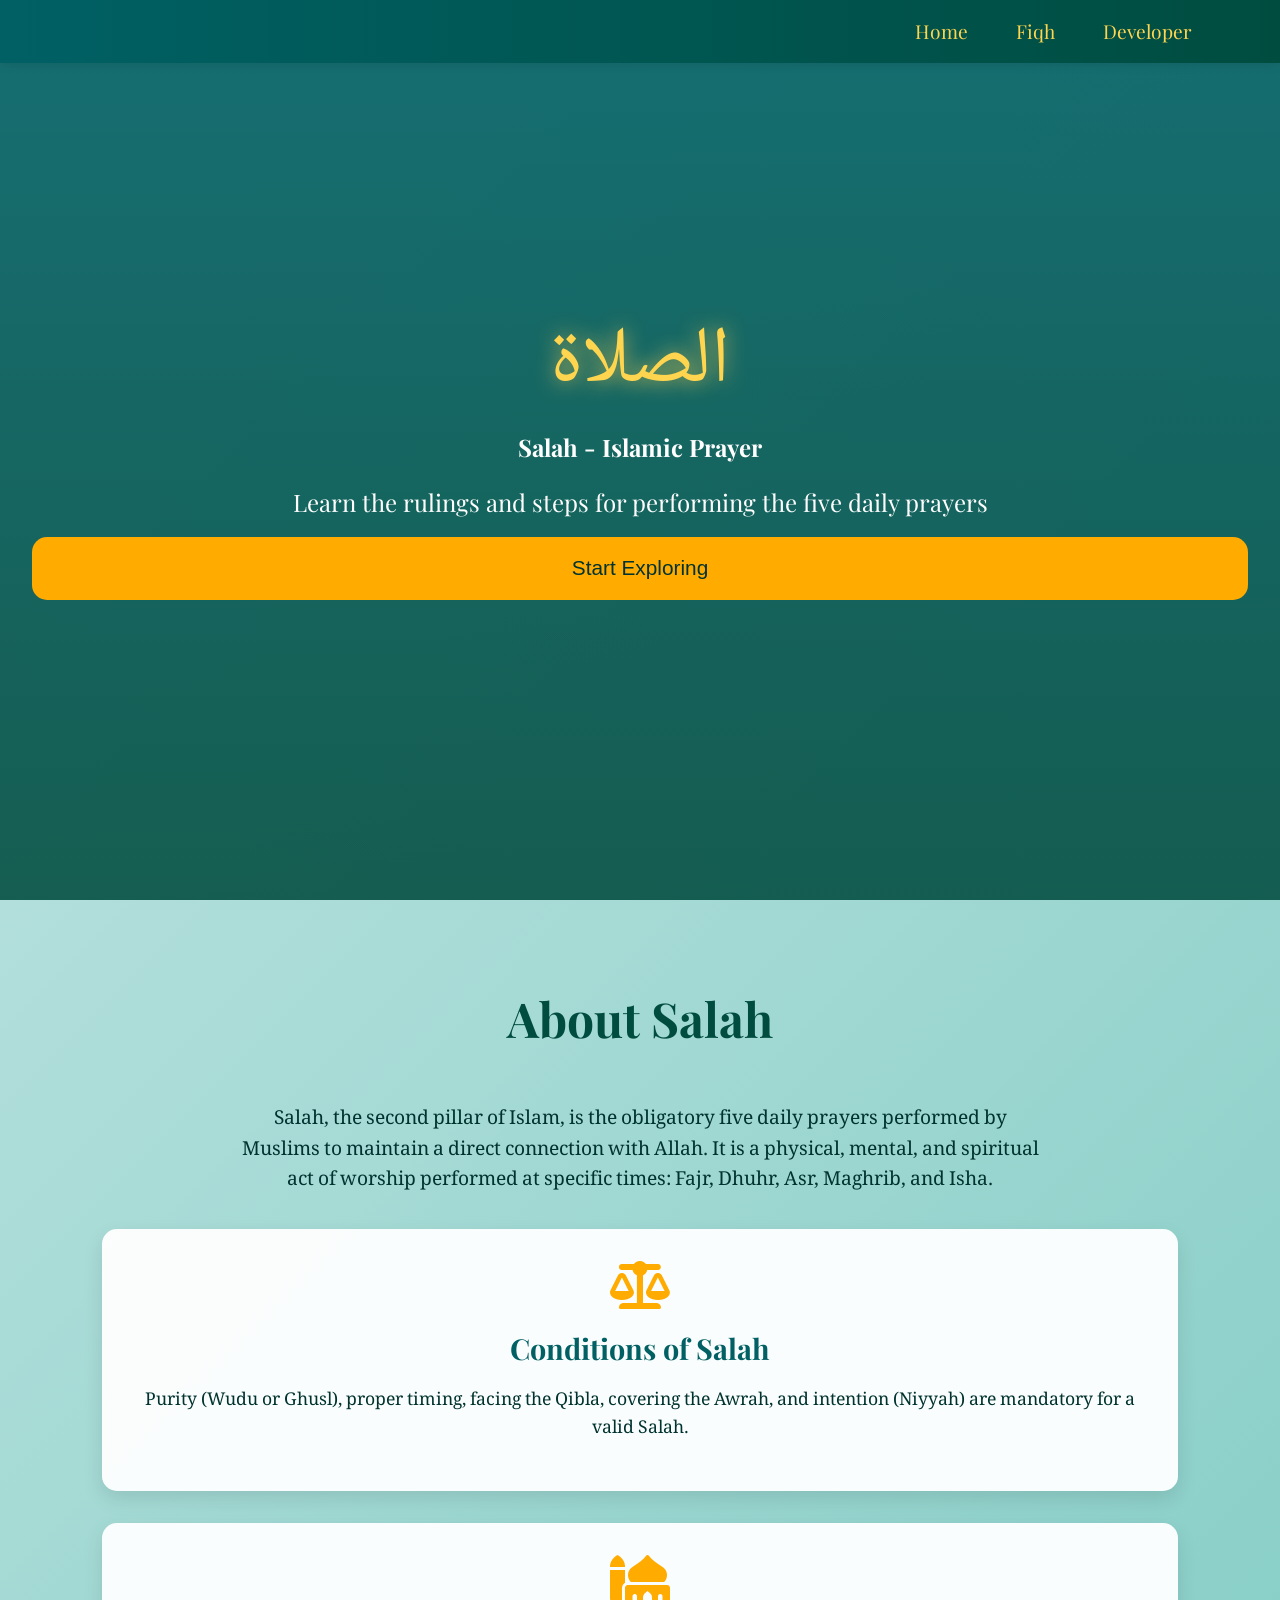
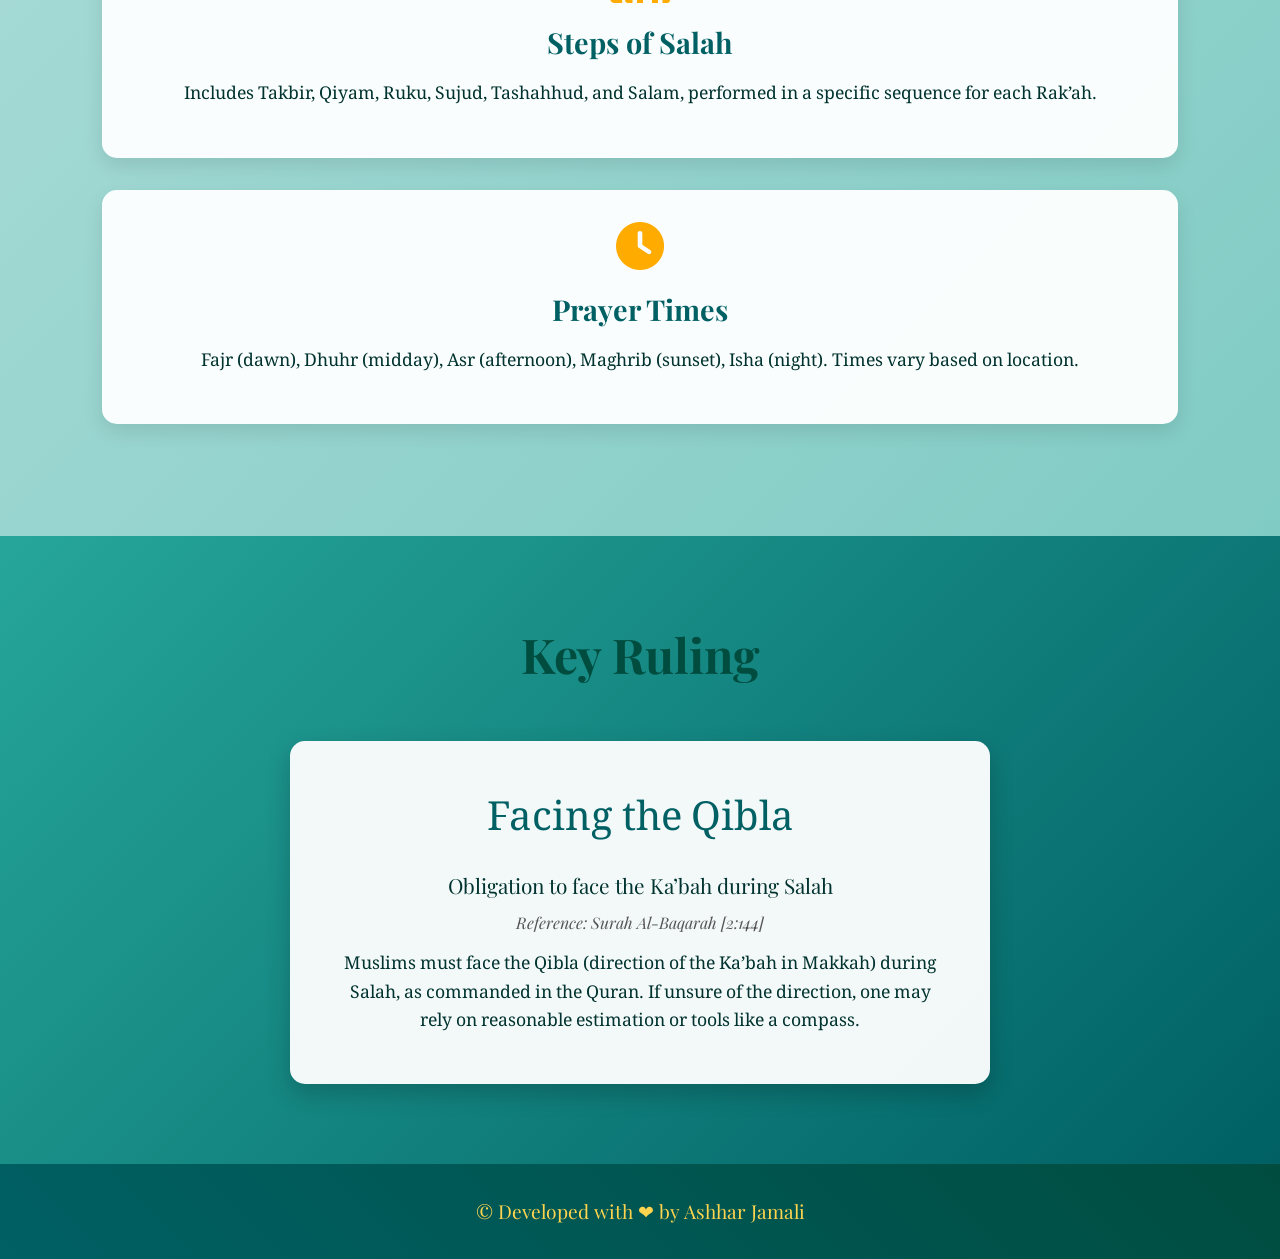
<file: deen ki baatein/fiqh/salah.html>
<!DOCTYPE html>
<html lang="en" dir="ltr">

<head>
                              <meta charset="UTF-8">
                              <meta name="viewport" content="width=device-width, initial-scale=1.0">
                              <title>Salah - Islamic Prayer</title>
                              <link href="https://fonts.googleapis.com/css2?family=Noto+Naskh+Arabic:wght@400;700&family=Playfair+Display:wght@400;700&display=swap"
                                                            rel="stylesheet">
                              <link rel="stylesheet"
                                                            href="https://cdnjs.cloudflare.com/ajax/libs/font-awesome/6.0.0/css/all.min.css">
                              <link rel="stylesheet" href="https://unpkg.com/aos@next/dist/aos.css" />

                              <style>
                                                            * {
                                                                                          margin: 0;
                                                                                          padding: 0;
                                                                                          box-sizing: border-box;
                                                            }

                                                            body {
                                                                                          font-family: 'Playfair Display', serif;
                                                                                          line-height: 1.6;
                                                                                          background: linear-gradient(135deg, #E0F2F1, #B2DFDB);
                                                                                          color: #00332F;
                                                                                          overflow-x: hidden;
                                                            }

                                                            /* Navigation */
                                                            #simple-nav {
                                                                                          background: linear-gradient(90deg, #006064, #004D40);
                                                                                          padding: 1rem 5%;
                                                                                          position: fixed;
                                                                                          top: 0;
                                                                                          width: 100%;
                                                                                          z-index: 1000;
                                                                                          box-shadow: 0 2px 10px rgba(0, 0, 0, 0.1);
                                                            }

                                                            #simple-nav ul {
                                                                                          display: flex;
                                                                                          justify-content: flex-end;
                                                                                          list-style: none;
                                                            }

                                                            #simple-nav ul li a {
                                                                                          color: #FFD54F;
                                                                                          text-decoration: none;
                                                                                          padding: 0.8rem 1.5rem;
                                                                                          font-size: 1.2rem;
                                                                                          transition: color 0.3s ease;
                                                            }

                                                            #simple-nav ul li a:hover {
                                                                                          color: #FFAB00;
                                                            }

                                                            /* Hero Section */
                                                            #hero {
                                                                                          text-align: center;
                                                                                          padding: 10rem 2rem;
                                                                                          background: linear-gradient(rgba(0, 96, 100, 0.9), rgba(0, 77, 64, 0.9)),
                                                                                                                        url('https://source.unsplash.com/1600x900/?prayer') center/cover;
                                                                                          color: #fff;
                                                                                          min-height: 100vh;
                                                                                          display: flex;
                                                                                          flex-direction: column;
                                                                                          justify-content: center;
                                                            }

                                                            .arabic-title {
                                                                                          font-family: 'Noto Naskh Arabic', serif;
                                                                                          font-size: 5rem;
                                                                                          color: #FFD54F;
                                                                                          text-shadow: 0 0 20px rgba(255, 213, 79, 0.8);
                                                                                          animation: floatText 3s infinite ease-in-out;
                                                            }

                                                            .hero-subtitle {
                                                                                          font-size: 1.5rem;
                                                                                          color: #fff;
                                                                                          margin: 1rem 0;
                                                                                          opacity: 0;
                                                                                          animation: fadeInUp 1s ease forwards 0.5s;
                                                            }

                                                            .cta-button {
                                                                                          padding: 1.2rem 3rem;
                                                                                          font-size: 1.3rem;
                                                                                          background: #FFAB00;
                                                                                          color: #00332F;
                                                                                          border: none;
                                                                                          border-radius: 15px;
                                                                                          cursor: pointer;
                                                                                          transition: all 0.4s ease;
                                                                                          animation: pulseButton 2s infinite;
                                                            }

                                                            .cta-button:hover {
                                                                                          transform: scale(1.1);
                                                                                          background: #FFD54F;
                                                                                          box-shadow: 0 0 25px rgba(255, 171, 0, 0.9);
                                                            }

                                                            /* Fiqh Content Section */
                                                            #fiqh-content {
                                                                                          padding: 5rem 8%;
                                                                                          background: linear-gradient(135deg, #B2DFDB, #80CBC4);
                                                                                          text-align: center;
                                                            }

                                                            .section-title {
                                                                                          font-size: 3rem;
                                                                                          color: #004D40;
                                                                                          margin-bottom: 3rem;
                                                                                          animation: glowText 2s infinite alternate;
                                                            }

                                                            .fiqh-text {
                                                                                          font-family: 'Noto Naskh Arabic', serif;
                                                                                          font-size: 1.2rem;
                                                                                          color: #00332F;
                                                                                          max-width: 800px;
                                                                                          margin: 0 auto 2rem;
                                                            }

                                                            .fiqh-card {
                                                                                          background: rgba(255, 255, 255, 0.95);
                                                                                          padding: 2rem;
                                                                                          border-radius: 15px;
                                                                                          box-shadow: 0 8px 20px rgba(0, 0, 0, 0.1);
                                                                                          transition: all 0.4s ease;
                                                                                          margin-bottom: 2rem;
                                                            }

                                                            .fiqh-card:hover {
                                                                                          transform: translateY(-10px);
                                                                                          box-shadow: 0 15px 30px rgba(0, 0, 0, 0.2);
                                                            }

                                                            .card-icon {
                                                                                          font-size: 3rem;
                                                                                          color: #FFAB00;
                                                                                          margin-bottom: 1rem;
                                                                                          animation: spinIcon 4s infinite linear;
                                                            }

                                                            .fiqh-card h3 {
                                                                                          font-size: 1.8rem;
                                                                                          color: #006064;
                                                            }

                                                            .fiqh-card p {
                                                                                          font-family: 'Noto Naskh Arabic', serif;
                                                                                          color: #00332F;
                                                                                          font-size: 1.1rem;
                                                                                          margin: 1rem 0;
                                                            }

                                                            /* Ruling Spotlight Section */
                                                            #ruling-spotlight {
                                                                                          padding: 5rem 8%;
                                                                                          background: linear-gradient(135deg, #26A69A, #006064);
                                                                                          text-align: center;
                                                            }

                                                            .ruling-card {
                                                                                          max-width: 700px;
                                                                                          margin: 0 auto;
                                                                                          padding: 3rem;
                                                                                          background: rgba(255, 255, 255, 0.95);
                                                                                          border-radius: 15px;
                                                                                          box-shadow: 0 10px 25px rgba(0, 0, 0, 0.2);
                                                                                          animation: floatCard 4s infinite ease-in-out;
                                                            }

                                                            .ruling-title {
                                                                                          font-family: 'Noto Naskh Arabic', serif;
                                                                                          font-size: 2.5rem;
                                                                                          color: #006064;
                                                                                          margin-bottom: 1rem;
                                                            }

                                                            .ruling-text {
                                                                                          font-size: 1.3rem;
                                                                                          color: #00332F;
                                                                                          margin-bottom: 0.5rem;
                                                            }

                                                            .ruling-reference {
                                                                                          font-style: italic;
                                                                                          color: #555;
                                                                                          margin-bottom: 1rem;
                                                            }

                                                            .ruling-explanation {
                                                                                          font-family: 'Noto Naskh Arabic', serif;
                                                                                          color: #00332F;
                                                                                          font-size: 1.1rem;
                                                            }

                                                            /* Footer */
                                                            footer {
                                                                                          padding: 2rem;
                                                                                          background: linear-gradient(45deg, #006064, #004D40);
                                                                                          color: #FFD54F;
                                                                                          text-align: center;
                                                            }

                                                            footer p {
                                                                                          font-size: 1.2rem;
                                                            }

                                                            /* Animations */
                                                            @keyframes floatText {
                                                                                          0% {
                                                                                                                        transform: translateY(0);
                                                                                          }

                                                                                          50% {
                                                                                                                        transform: translateY(-15px);
                                                                                          }

                                                                                          100% {
                                                                                                                        transform: translateY(0);
                                                                                          }
                                                            }

                                                            @keyframes fadeInUp {
                                                                                          0% {
                                                                                                                        opacity: 0;
                                                                                                                        transform: translateY(20px);
                                                                                          }

                                                                                          100% {
                                                                                                                        opacity: 1;
                                                                                                                        transform: translateY(0);
                                                                                          }
                                                            }

                                                            @keyframes pulseButton {
                                                                                          0% {
                                                                                                                        transform: scale(1);
                                                                                          }

                                                                                          50% {
                                                                                                                        transform: scale(1.05);
                                                                                          }

                                                                                          100% {
                                                                                                                        transform: scale(1);
                                                                                          }
                                                            }

                                                            @keyframes glowText {
                                                                                          0% {
                                                                                                                        text-shadow: 0 0 5px #FFD54F;
                                                                                          }

                                                                                          100% {
                                                                                                                        text-shadow: 0 0 15px #FFD54F, 0 0 25px #fff;
                                                                                          }
                                                            }

                                                            @keyframes spinIcon {
                                                                                          0% {
                                                                                                                        transform: rotate(0deg);
                                                                                          }

                                                                                          100% {
                                                                                                                        transform: rotate(360deg);
                                                                                          }
                                                            }

                                                            @keyframes floatCard {
                                                                                          0% {
                                                                                                                        transform: translateY(0);
                                                                                          }

                                                                                          50% {
                                                                                                                        transform: translateY(-15px);
                                                                                          }

                                                                                          100% {
                                                                                                                        transform: translateY(0);
                                                                                          }
                                                            }

                                                            /* Responsive Design */
                                                            @media (max-width: 768px) {
                                                                                          #simple-nav ul {
                                                                                                                        justify-content: center;
                                                                                                                        flex-wrap: wrap;
                                                                                          }

                                                                                          #simple-nav ul li a {
                                                                                                                        padding: 0.5rem 1rem;
                                                                                                                        font-size: 1rem;
                                                                                          }

                                                                                          .arabic-title {
                                                                                                                        font-size: 3.5rem;
                                                                                          }

                                                                                          #hero h1 {
                                                                                                                        font-size: 2.5rem;
                                                                                          }

                                                                                          .hero-subtitle {
                                                                                                                        font-size: 1.2rem;
                                                                                          }

                                                                                          .section-title {
                                                                                                                        font-size: 2.5rem;
                                                                                          }

                                                                                          .fiqh-card h3 {
                                                                                                                        font-size: 1.5rem;
                                                                                          }

                                                                                          .ruling-title {
                                                                                                                        font-size: 2rem;
                                                                                          }
                                                            }
                              </style>
</head>

<body>
                              <!-- Simple Navigation -->
                              <nav id="simple-nav" data-aos="fade-down">
                                                            <ul>
                                                                                          <li><a href="/deen-ki-baatein/deen ki baatein/index.html">Home</a>
                                                                                          </li>
                                                                                          <li><a href="fiqh.html">Fiqh</a>
                                                                                          </li>
                                                                                          <li><a href="/deen-ki-baatein/deen ki baatein/design.html">Developer</a>
                                                                                          </li>
                                                            </ul>
                              </nav>

                              <!-- Hero Section -->
                              <section id="hero" data-aos="fade-up">
                                                            <div class="arabic-title">الصلاة</div>
                                                            <h1>Salah - Islamic Prayer</h1>
                                                            <p class="hero-subtitle">Learn the rulings and steps for
                                                                                          performing the five daily
                                                                                          prayers</p>
                                                            <button class="cta-button">Start Exploring</button>
                              </section>

                              <!-- Fiqh Content Section -->
                              <section id="fiqh-content" data-aos="fade-up">
                                                            <h2 class="section-title">About Salah</h2>
                                                            <p class="fiqh-text">Salah, the second pillar of Islam, is
                                                                                          the obligatory five daily
                                                                                          prayers performed by Muslims
                                                                                          to maintain a direct
                                                                                          connection with Allah. It is a
                                                                                          physical, mental, and
                                                                                          spiritual act of worship
                                                                                          performed at specific times:
                                                                                          Fajr, Dhuhr, Asr, Maghrib, and
                                                                                          Isha.</p>
                                                            <div class="fiqh-card" data-aos="zoom-in">
                                                                                          <i
                                                                                                                        class="fas fa-balance-scale card-icon"></i>
                                                                                          <h3>Conditions of Salah</h3>
                                                                                          <p>Purity (Wudu or Ghusl), proper
                                                                                                                        timing,
                                                                                                                        facing
                                                                                                                        the
                                                                                                                        Qibla,
                                                                                                                        covering
                                                                                                                        the
                                                                                                                        Awrah,
                                                                                                                        and
                                                                                                                        intention
                                                                                                                        (Niyyah)
                                                                                                                        are
                                                                                                                        mandatory
                                                                                                                        for
                                                                                                                        a
                                                                                                                        valid
                                                                                                                        Salah.
                                                                                          </p>
                                                            </div>
                                                            <div class="fiqh-card" data-aos="zoom-in"
                                                                                          data-aos-delay="100">
                                                                                          <i
                                                                                                                        class="fas fa-mosque card-icon"></i>
                                                                                          <h3>Steps of Salah</h3>
                                                                                          <p>Includes Takbir, Qiyam, Ruku,
                                                                                                                        Sujud,
                                                                                                                        Tashahhud,
                                                                                                                        and
                                                                                                                        Salam,
                                                                                                                        performed
                                                                                                                        in
                                                                                                                        a
                                                                                                                        specific
                                                                                                                        sequence
                                                                                                                        for
                                                                                                                        each
                                                                                                                        Rak’ah.
                                                                                          </p>
                                                            </div>
                                                            <div class="fiqh-card" data-aos="zoom-in"
                                                                                          data-aos-delay="200">
                                                                                          <i
                                                                                                                        class="fas fa-clock card-icon"></i>
                                                                                          <h3>Prayer Times</h3>
                                                                                          <p>Fajr (dawn), Dhuhr (midday),
                                                                                                                        Asr
                                                                                                                        (afternoon),
                                                                                                                        Maghrib
                                                                                                                        (sunset),
                                                                                                                        Isha
                                                                                                                        (night).
                                                                                                                        Times
                                                                                                                        vary
                                                                                                                        based
                                                                                                                        on
                                                                                                                        location.
                                                                                          </p>
                                                            </div>
                              </section>

                              <!-- Ruling Spotlight Section -->
                              <section id="ruling-spotlight" data-aos="fade-up">
                                                            <h2 class="section-title">Key Ruling</h2>
                                                            <div class="ruling-card">
                                                                                          <div class="ruling-title">Facing
                                                                                                                        the
                                                                                                                        Qibla
                                                                                          </div>
                                                                                          <div class="ruling-text">Obligation
                                                                                                                        to
                                                                                                                        face
                                                                                                                        the
                                                                                                                        Ka’bah
                                                                                                                        during
                                                                                                                        Salah
                                                                                          </div>
                                                                                          <div class="ruling-reference">Reference:
                                                                                                                        Surah
                                                                                                                        Al-Baqarah
                                                                                                                        [2:144]
                                                                                          </div>
                                                                                          <p class="ruling-explanation">Muslims
                                                                                                                        must
                                                                                                                        face
                                                                                                                        the
                                                                                                                        Qibla
                                                                                                                        (direction
                                                                                                                        of
                                                                                                                        the
                                                                                                                        Ka’bah
                                                                                                                        in
                                                                                                                        Makkah)
                                                                                                                        during
                                                                                                                        Salah,
                                                                                                                        as
                                                                                                                        commanded
                                                                                                                        in
                                                                                                                        the
                                                                                                                        Quran.
                                                                                                                        If
                                                                                                                        unsure
                                                                                                                        of
                                                                                                                        the
                                                                                                                        direction,
                                                                                                                        one
                                                                                                                        may
                                                                                                                        rely
                                                                                                                        on
                                                                                                                        reasonable
                                                                                                                        estimation
                                                                                                                        or
                                                                                                                        tools
                                                                                                                        like
                                                                                                                        a
                                                                                                                        compass.
                                                                                          </p>
                                                            </div>
                              </section>

                              <!-- Footer -->
                              <footer data-aos="fade-up">
                                                            <p>© Developed with ❤ by Ashhar Jamali</p>
                              </footer>

                              <script src="https://unpkg.com/aos@next/dist/aos.js"></script>
                              <script>
                                                            // Initialize AOS
                                                            AOS.init({
                                                                                          duration: 1000,
                                                                                          once: true
                                                            });

                                                            // Card hover animation
                                                            document.querySelectorAll(".fiqh-card").forEach(card => {
                                                                                          card.addEventListener("mouseenter", () => {
                                                                                                                        card.style.animation = "pulseCard 0.5s ease";
                                                                                          });
                                                                                          card.addEventListener("animationend", () => {
                                                                                                                        card.style.animation = "none"; // Reset to allow re-trigger
                                                                                          });
                                                            });

                                                            // Button click animation
                                                            document.querySelectorAll(".cta-button").forEach(button => {
                                                                                          button.addEventListener("click", () => {
                                                                                                                        button.style.animation = "bounceButton 0.5s ease";
                                                                                                                        setTimeout(() => {
                                                                                                                                                      button.style.animation = "pulseButton 2s infinite"; // Restore original
                                                                                                                        }, 500);
                                                                                          });
                                                            });

                                                            // Dynamic CSS for animations
                                                            const styleSheet = document.createElement("style");
                                                            styleSheet.textContent = `
            @keyframes pulseCard {
                0% { transform: scale(1); }
                50% { transform: scale(1.05); }
                100% { transform: scale(1); }
            }
            @keyframes bounceButton {
                0% { transform: scale(1); }
                50% { transform: scale(1.2); }
                100% { transform: scale(1); }
            }
        `;
                                                            document.head.appendChild(styleSheet);
                              </script>
</body>

</html>
</file>
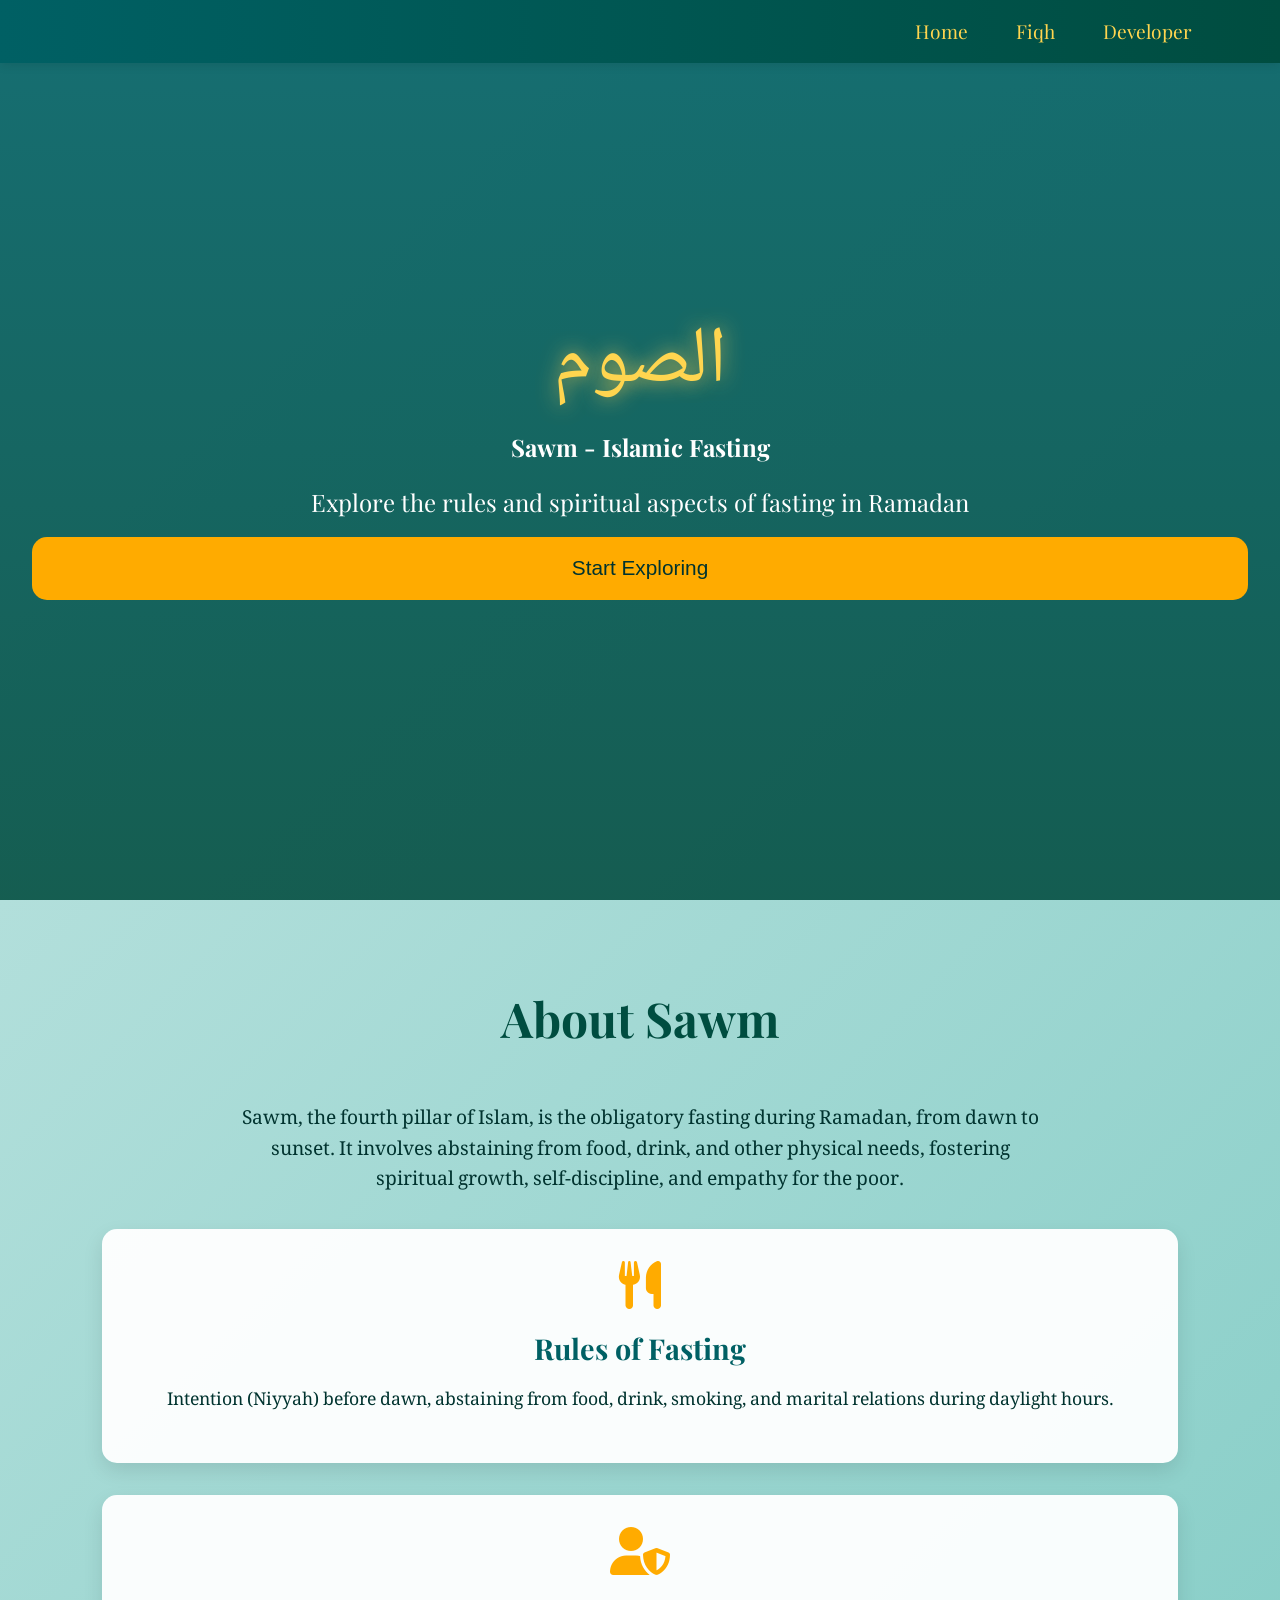
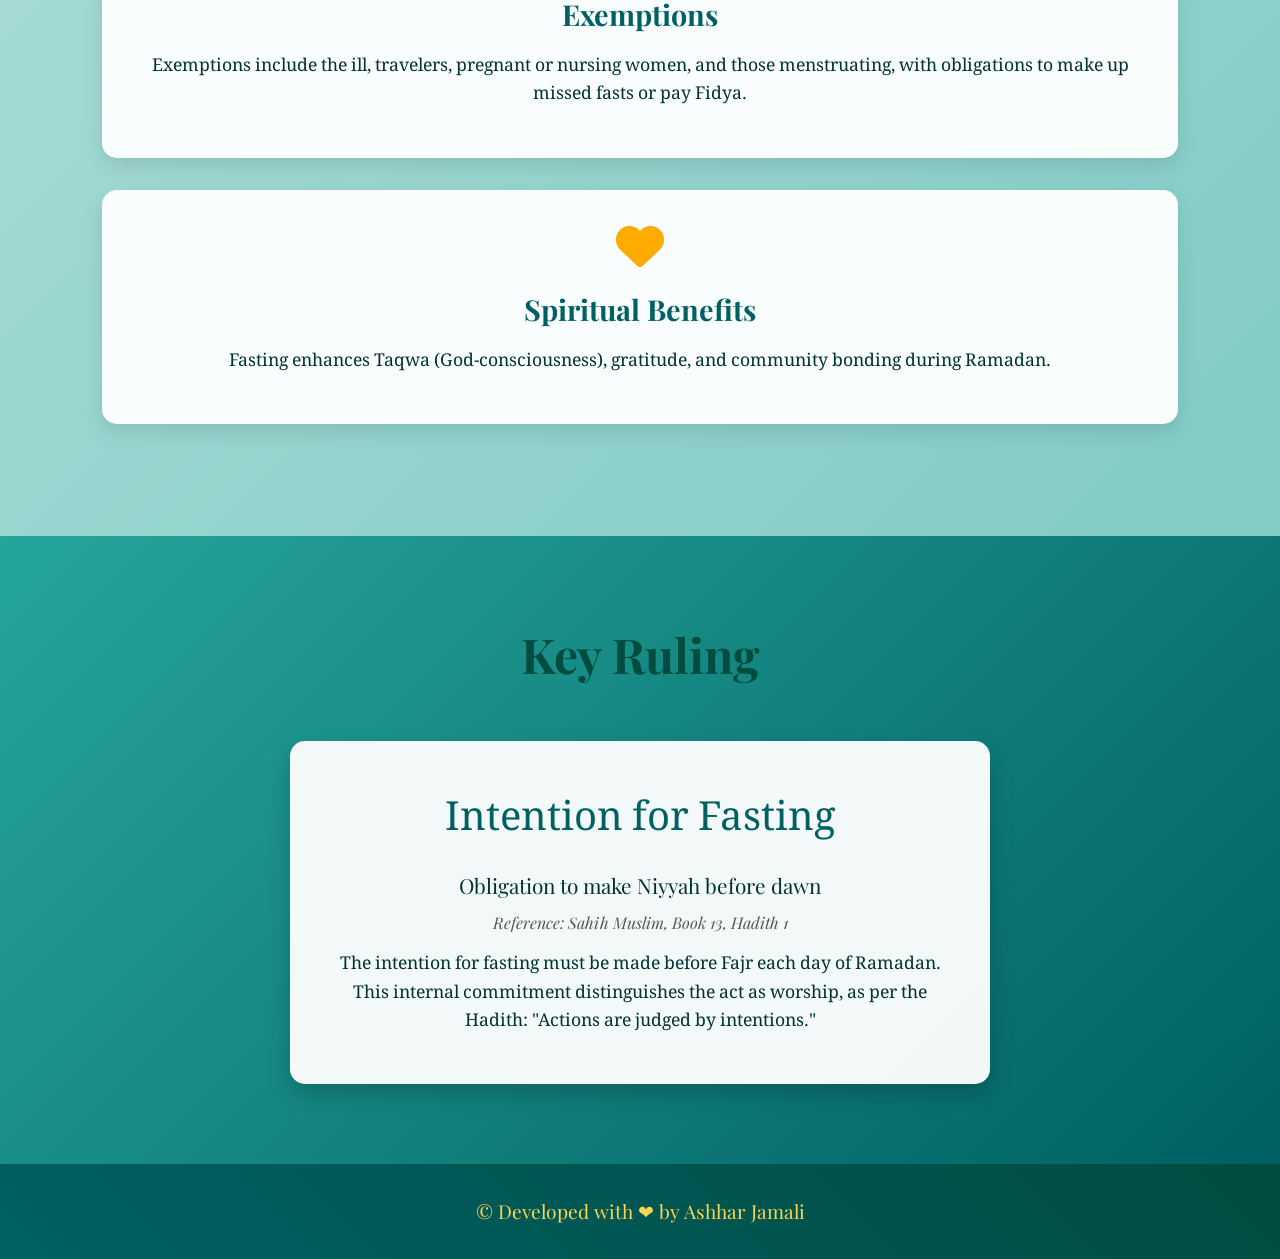
<file: deen ki baatein/fiqh/sawm.html>
<!DOCTYPE html>
<html lang="en" dir="ltr">

<head>
                              <meta charset="UTF-8">
                              <meta name="viewport" content="width=device-width, initial-scale=1.0">
                              <title>Sawm - Islamic Fasting</title>
                              <link href="https://fonts.googleapis.com/css2?family=Noto+Naskh+Arabic:wght@400;700&family=Playfair+Display:wght@400;700&display=swap"
                                                            rel="stylesheet">
                              <link rel="stylesheet"
                                                            href="https://cdnjs.cloudflare.com/ajax/libs/font-awesome/6.0.0/css/all.min.css">
                              <link rel="stylesheet" href="https://unpkg.com/aos@next/dist/aos.css" />

                              <style>
                                                            * {
                                                                                          margin: 0;
                                                                                          padding: 0;
                                                                                          box-sizing: border-box;
                                                            }

                                                            body {
                                                                                          font-family: 'Playfair Display', serif;
                                                                                          line-height: 1.6;
                                                                                          background: linear-gradient(135deg, #E0F2F1, #B2DFDB);
                                                                                          color: #00332F;
                                                                                          overflow-x: hidden;
                                                            }

                                                            /* Navigation */
                                                            #simple-nav {
                                                                                          background: linear-gradient(90deg, #006064, #004D40);
                                                                                          padding: 1rem 5%;
                                                                                          position: fixed;
                                                                                          top: 0;
                                                                                          width: 100%;
                                                                                          z-index: 1000;
                                                                                          box-shadow: 0 2px 10px rgba(0, 0, 0, 0.1);
                                                            }

                                                            #simple-nav ul {
                                                                                          display: flex;
                                                                                          justify-content: flex-end;
                                                                                          list-style: none;
                                                            }

                                                            #simple-nav ul li a {
                                                                                          color: #FFD54F;
                                                                                          text-decoration: none;
                                                                                          padding: 0.8rem 1.5rem;
                                                                                          font-size: 1.2rem;
                                                                                          transition: color 0.3s ease;
                                                            }

                                                            #simple-nav ul li a:hover {
                                                                                          color: #FFAB00;
                                                            }

                                                            /* Hero Section */
                                                            #hero {
                                                                                          text-align: center;
                                                                                          padding: 10rem 2rem;
                                                                                          background: linear-gradient(rgba(0, 96, 100, 0.9), rgba(0, 77, 64, 0.9)),
                                                                                                                        url('https://source.unsplash.com/1600x900/?ramadan') center/cover;
                                                                                          color: #fff;
                                                                                          min-height: 100vh;
                                                                                          display: flex;
                                                                                          flex-direction: column;
                                                                                          justify-content: center;
                                                            }

                                                            .arabic-title {
                                                                                          font-family: 'Noto Naskh Arabic', serif;
                                                                                          font-size: 5rem;
                                                                                          color: #FFD54F;
                                                                                          text-shadow: 0 0 20px rgba(255, 213, 79, 0.8);
                                                                                          animation: floatText 3s infinite ease-in-out;
                                                            }

                                                            .hero-subtitle {
                                                                                          font-size: 1.5rem;
                                                                                          color: #fff;
                                                                                          margin: 1rem 0;
                                                                                          opacity: 0;
                                                                                          animation: fadeInUp 1s ease forwards 0.5s;
                                                            }

                                                            .cta-button {
                                                                                          padding: 1.2rem 3rem;
                                                                                          font-size: 1.3rem;
                                                                                          background: #FFAB00;
                                                                                          color: #00332F;
                                                                                          border: none;
                                                                                          border-radius: 15px;
                                                                                          cursor: pointer;
                                                                                          transition: all 0.4s ease;
                                                                                          animation: pulseButton 2s infinite;
                                                            }

                                                            .cta-button:hover {
                                                                                          transform: scale(1.1);
                                                                                          background: #FFD54F;
                                                                                          box-shadow: 0 0 25px rgba(255, 171, 0, 0.9);
                                                            }

                                                            /* Fiqh Content Section */
                                                            #fiqh-content {
                                                                                          padding: 5rem 8%;
                                                                                          background: linear-gradient(135deg, #B2DFDB, #80CBC4);
                                                                                          text-align: center;
                                                            }

                                                            .section-title {
                                                                                          font-size: 3rem;
                                                                                          color: #004D40;
                                                                                          margin-bottom: 3rem;
                                                                                          animation: glowText 2s infinite alternate;
                                                            }

                                                            .fiqh-text {
                                                                                          font-family: 'Noto Naskh Arabic', serif;
                                                                                          font-size: 1.2rem;
                                                                                          color: #00332F;
                                                                                          max-width: 800px;
                                                                                          margin: 0 auto 2rem;
                                                            }

                                                            .fiqh-card {
                                                                                          background: rgba(255, 255, 255, 0.95);
                                                                                          padding: 2rem;
                                                                                          border-radius: 15px;
                                                                                          box-shadow: 0 8px 20px rgba(0, 0, 0, 0.1);
                                                                                          transition: all 0.4s ease;
                                                                                          margin-bottom: 2rem;
                                                            }

                                                            .fiqh-card:hover {
                                                                                          transform: translateY(-10px);
                                                                                          box-shadow: 0 15px 30px rgba(0, 0, 0, 0.2);
                                                            }

                                                            .card-icon {
                                                                                          font-size: 3rem;
                                                                                          color: #FFAB00;
                                                                                          margin-bottom: 1rem;
                                                                                          animation: spinIcon 4s infinite linear;
                                                            }

                                                            .fiqh-card h3 {
                                                                                          font-size: 1.8rem;
                                                                                          color: #006064;
                                                            }

                                                            .fiqh-card p {
                                                                                          font-family: 'Noto Naskh Arabic', serif;
                                                                                          color: #00332F;
                                                                                          font-size: 1.1rem;
                                                                                          margin: 1rem 0;
                                                            }

                                                            /* Ruling Spotlight Section */
                                                            #ruling-spotlight {
                                                                                          padding: 5rem 8%;
                                                                                          background: linear-gradient(135deg, #26A69A, #006064);
                                                                                          text-align: center;
                                                            }

                                                            .ruling-card {
                                                                                          max-width: 700px;
                                                                                          margin: 0 auto;
                                                                                          padding: 3rem;
                                                                                          background: rgba(255, 255, 255, 0.95);
                                                                                          border-radius: 15px;
                                                                                          box-shadow: 0 10px 25px rgba(0, 0, 0, 0.2);
                                                                                          animation: floatCard 4s infinite ease-in-out;
                                                            }

                                                            .ruling-title {
                                                                                          font-family: 'Noto Naskh Arabic', serif;
                                                                                          font-size: 2.5rem;
                                                                                          color: #006064;
                                                                                          margin-bottom: 1rem;
                                                            }

                                                            .ruling-text {
                                                                                          font-size: 1.3rem;
                                                                                          color: #00332F;
                                                                                          margin-bottom: 0.5rem;
                                                            }

                                                            .ruling-reference {
                                                                                          font-style: italic;
                                                                                          color: #555;
                                                                                          margin-bottom: 1rem;
                                                            }

                                                            .ruling-explanation {
                                                                                          font-family: 'Noto Naskh Arabic', serif;
                                                                                          color: #00332F;
                                                                                          font-size: 1.1rem;
                                                            }

                                                            /* Footer */
                                                            footer {
                                                                                          padding: 2rem;
                                                                                          background: linear-gradient(45deg, #006064, #004D40);
                                                                                          color: #FFD54F;
                                                                                          text-align: center;
                                                            }

                                                            footer p {
                                                                                          font-size: 1.2rem;
                                                            }

                                                            /* Animations */
                                                            @keyframes floatText {
                                                                                          0% {
                                                                                                                        transform: translateY(0);
                                                                                          }

                                                                                          50% {
                                                                                                                        transform: translateY(-15px);
                                                                                          }

                                                                                          100% {
                                                                                                                        transform: translateY(0);
                                                                                          }
                                                            }

                                                            @keyframes fadeInUp {
                                                                                          0% {
                                                                                                                        opacity: 0;
                                                                                                                        transform: translateY(20px);
                                                                                          }

                                                                                          100% {
                                                                                                                        opacity: 1;
                                                                                                                        transform: translateY(0);
                                                                                          }
                                                            }

                                                            @keyframes pulseButton {
                                                                                          0% {
                                                                                                                        transform: scale(1);
                                                                                          }

                                                                                          50% {
                                                                                                                        transform: scale(1.05);
                                                                                          }

                                                                                          100% {
                                                                                                                        transform: scale(1);
                                                                                          }
                                                            }

                                                            @keyframes glowText {
                                                                                          0% {
                                                                                                                        text-shadow: 0 0 5px #FFD54F;
                                                                                          }

                                                                                          100% {
                                                                                                                        text-shadow: 0 0 15px #FFD54F, 0 0 25px #fff;
                                                                                          }
                                                            }

                                                            @keyframes spinIcon {
                                                                                          0% {
                                                                                                                        transform: rotate(0deg);
                                                                                          }

                                                                                          100% {
                                                                                                                        transform: rotate(360deg);
                                                                                          }
                                                            }

                                                            @keyframes floatCard {
                                                                                          0% {
                                                                                                                        transform: translateY(0);
                                                                                          }

                                                                                          50% {
                                                                                                                        transform: translateY(-15px);
                                                                                          }

                                                                                          100% {
                                                                                                                        transform: translateY(0);
                                                                                          }
                                                            }

                                                            /* Responsive Design */
                                                            @media (max-width: 768px) {
                                                                                          #simple-nav ul {
                                                                                                                        justify-content: center;
                                                                                                                        flex-wrap: wrap;
                                                                                          }

                                                                                          #simple-nav ul li a {
                                                                                                                        padding: 0.5rem 1rem;
                                                                                                                        font-size: 1rem;
                                                                                          }

                                                                                          .arabic-title {
                                                                                                                        font-size: 3.5rem;
                                                                                          }

                                                                                          #hero h1 {
                                                                                                                        font-size: 2.5rem;
                                                                                          }

                                                                                          .hero-subtitle {
                                                                                                                        font-size: 1.2rem;
                                                                                          }

                                                                                          .section-title {
                                                                                                                        font-size: 2.5rem;
                                                                                          }

                                                                                          .fiqh-card h3 {
                                                                                                                        font-size: 1.5rem;
                                                                                          }

                                                                                          .ruling-title {
                                                                                                                        font-size: 2rem;
                                                                                          }
                                                            }
                              </style>
</head>

<body>
                              <!-- Simple Navigation -->
                              <nav id="simple-nav" data-aos="fade-down">
                                                            <ul>
                                                                                          <li><a href="/deen-ki-baatein/deen ki baatein/index.html">Home</a>
                                                                                          </li>
                                                                                          <li><a href="fiqh.html">Fiqh</a>
                                                                                          </li>
                                                                                          <li><a href="/deen-ki-baatein/deen ki baatein/design.html">Developer</a>
                                                                                          </li>
                                                            </ul>
                              </nav>

                              <!-- Hero Section -->
                              <section id="hero" data-aos="fade-up">
                                                            <div class="arabic-title">الصوم</div>
                                                            <h1>Sawm - Islamic Fasting</h1>
                                                            <p class="hero-subtitle">Explore the rules and spiritual
                                                                                          aspects of fasting in Ramadan
                                                            </p>
                                                            <button class="cta-button">Start Exploring</button>
                              </section>

                              <!-- Fiqh Content Section -->
                              <section id="fiqh-content" data-aos="fade-up">
                                                            <h2 class="section-title">About Sawm</h2>
                                                            <p class="fiqh-text">Sawm, the fourth pillar of Islam, is
                                                                                          the obligatory fasting during
                                                                                          Ramadan, from dawn to sunset.
                                                                                          It involves abstaining from
                                                                                          food, drink, and other
                                                                                          physical needs, fostering
                                                                                          spiritual growth,
                                                                                          self-discipline, and empathy
                                                                                          for the poor.</p>
                                                            <div class="fiqh-card" data-aos="zoom-in">
                                                                                          <i
                                                                                                                        class="fas fa-utensils card-icon"></i>
                                                                                          <h3>Rules of Fasting</h3>
                                                                                          <p>Intention (Niyyah) before dawn,
                                                                                                                        abstaining
                                                                                                                        from
                                                                                                                        food,
                                                                                                                        drink,
                                                                                                                        smoking,
                                                                                                                        and
                                                                                                                        marital
                                                                                                                        relations
                                                                                                                        during
                                                                                                                        daylight
                                                                                                                        hours.
                                                                                          </p>
                                                            </div>
                                                            <div class="fiqh-card" data-aos="zoom-in"
                                                                                          data-aos-delay="100">
                                                                                          <i
                                                                                                                        class="fas fa-user-shield card-icon"></i>
                                                                                          <h3>Exemptions</h3>
                                                                                          <p>Exemptions include the ill, travelers,
                                                                                                                        pregnant
                                                                                                                        or
                                                                                                                        nursing
                                                                                                                        women,
                                                                                                                        and
                                                                                                                        those
                                                                                                                        menstruating,
                                                                                                                        with
                                                                                                                        obligations
                                                                                                                        to
                                                                                                                        make
                                                                                                                        up
                                                                                                                        missed
                                                                                                                        fasts
                                                                                                                        or
                                                                                                                        pay
                                                                                                                        Fidya.
                                                                                          </p>
                                                            </div>
                                                            <div class="fiqh-card" data-aos="zoom-in"
                                                                                          data-aos-delay="200">
                                                                                          <i
                                                                                                                        class="fas fa-heart card-icon"></i>
                                                                                          <h3>Spiritual Benefits</h3>
                                                                                          <p>Fasting enhances Taqwa (God-consciousness),
                                                                                                                        gratitude,
                                                                                                                        and
                                                                                                                        community
                                                                                                                        bonding
                                                                                                                        during
                                                                                                                        Ramadan.
                                                                                          </p>
                                                            </div>
                              </section>

                              <!-- Ruling Spotlight Section -->
                              <section id="ruling-spotlight" data-aos="fade-up">
                                                            <h2 class="section-title">Key Ruling</h2>
                                                            <div class="ruling-card">
                                                                                          <div class="ruling-title">Intention
                                                                                                                        for
                                                                                                                        Fasting
                                                                                          </div>
                                                                                          <div class="ruling-text">Obligation
                                                                                                                        to
                                                                                                                        make
                                                                                                                        Niyyah
                                                                                                                        before
                                                                                                                        dawn
                                                                                          </div>
                                                                                          <div class="ruling-reference">Reference:
                                                                                                                        Sahih
                                                                                                                        Muslim,
                                                                                                                        Book
                                                                                                                        13,
                                                                                                                        Hadith
                                                                                                                        1
                                                                                          </div>
                                                                                          <p class="ruling-explanation">The
                                                                                                                        intention
                                                                                                                        for
                                                                                                                        fasting
                                                                                                                        must
                                                                                                                        be
                                                                                                                        made
                                                                                                                        before
                                                                                                                        Fajr
                                                                                                                        each
                                                                                                                        day
                                                                                                                        of
                                                                                                                        Ramadan.
                                                                                                                        This
                                                                                                                        internal
                                                                                                                        commitment
                                                                                                                        distinguishes
                                                                                                                        the
                                                                                                                        act
                                                                                                                        as
                                                                                                                        worship,
                                                                                                                        as
                                                                                                                        per
                                                                                                                        the
                                                                                                                        Hadith:
                                                                                                                        "Actions
                                                                                                                        are
                                                                                                                        judged
                                                                                                                        by
                                                                                                                        intentions."
                                                                                          </p>
                                                            </div>
                              </section>

                              <!-- Footer -->
                              <footer data-aos="fade-up">
                                                            <p>© Developed with ❤ by Ashhar Jamali</p>
                              </footer>

                              <script src="https://unpkg.com/aos@next/dist/aos.js"></script>
                              <script>
                                                            // Initialize AOS
                                                            AOS.init({
                                                                                          duration: 1000,
                                                                                          once: true
                                                            });

                                                            // Card hover animation
                                                            document.querySelectorAll(".fiqh-card").forEach(card => {
                                                                                          card.addEventListener("mouseenter", () => {
                                                                                                                        card.style.animation = "pulseCard 0.5s ease";
                                                                                          });
                                                                                          card.addEventListener("animationend", () => {
                                                                                                                        card.style.animation = "none"; // Reset to allow re-trigger
                                                                                          });
                                                            });

                                                            // Button click animation
                                                            document.querySelectorAll(".cta-button").forEach(button => {
                                                                                          button.addEventListener("click", () => {
                                                                                                                        button.style.animation = "bounceButton 0.5s ease";
                                                                                                                        setTimeout(() => {
                                                                                                                                                      button.style.animation = "pulseButton 2s infinite"; // Restore original
                                                                                                                        }, 500);
                                                                                          });
                                                            });

                                                            // Dynamic CSS for animations
                                                            const styleSheet = document.createElement("style");
                                                            styleSheet.textContent = `
            @keyframes pulseCard {
                0% { transform: scale(1); }
                50% { transform: scale(1.05); }
                100% { transform: scale(1); }
            }
            @keyframes bounceButton {
                0% { transform: scale(1); }
                50% { transform: scale(1.2); }
                100% { transform: scale(1); }
            }
        `;
                                                            document.head.appendChild(styleSheet);
                              </script>
</body>

</html>
</file>
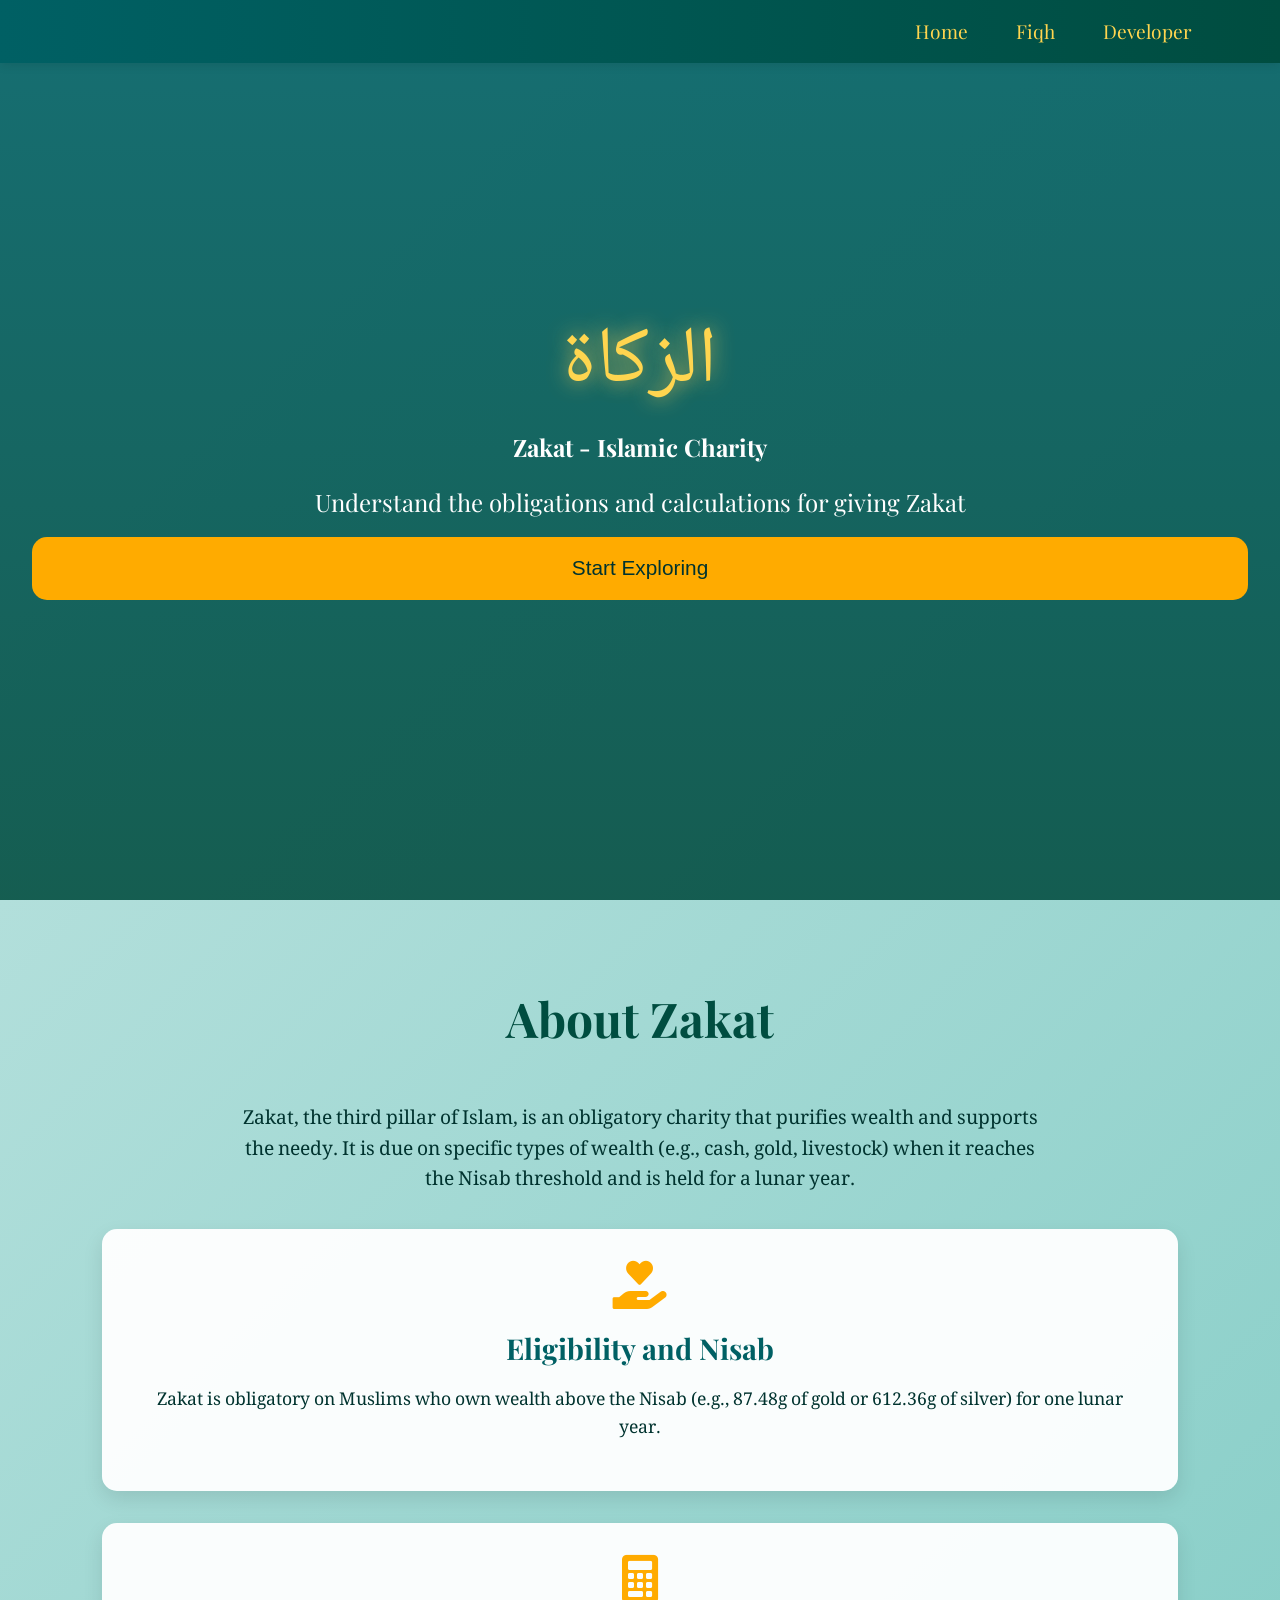
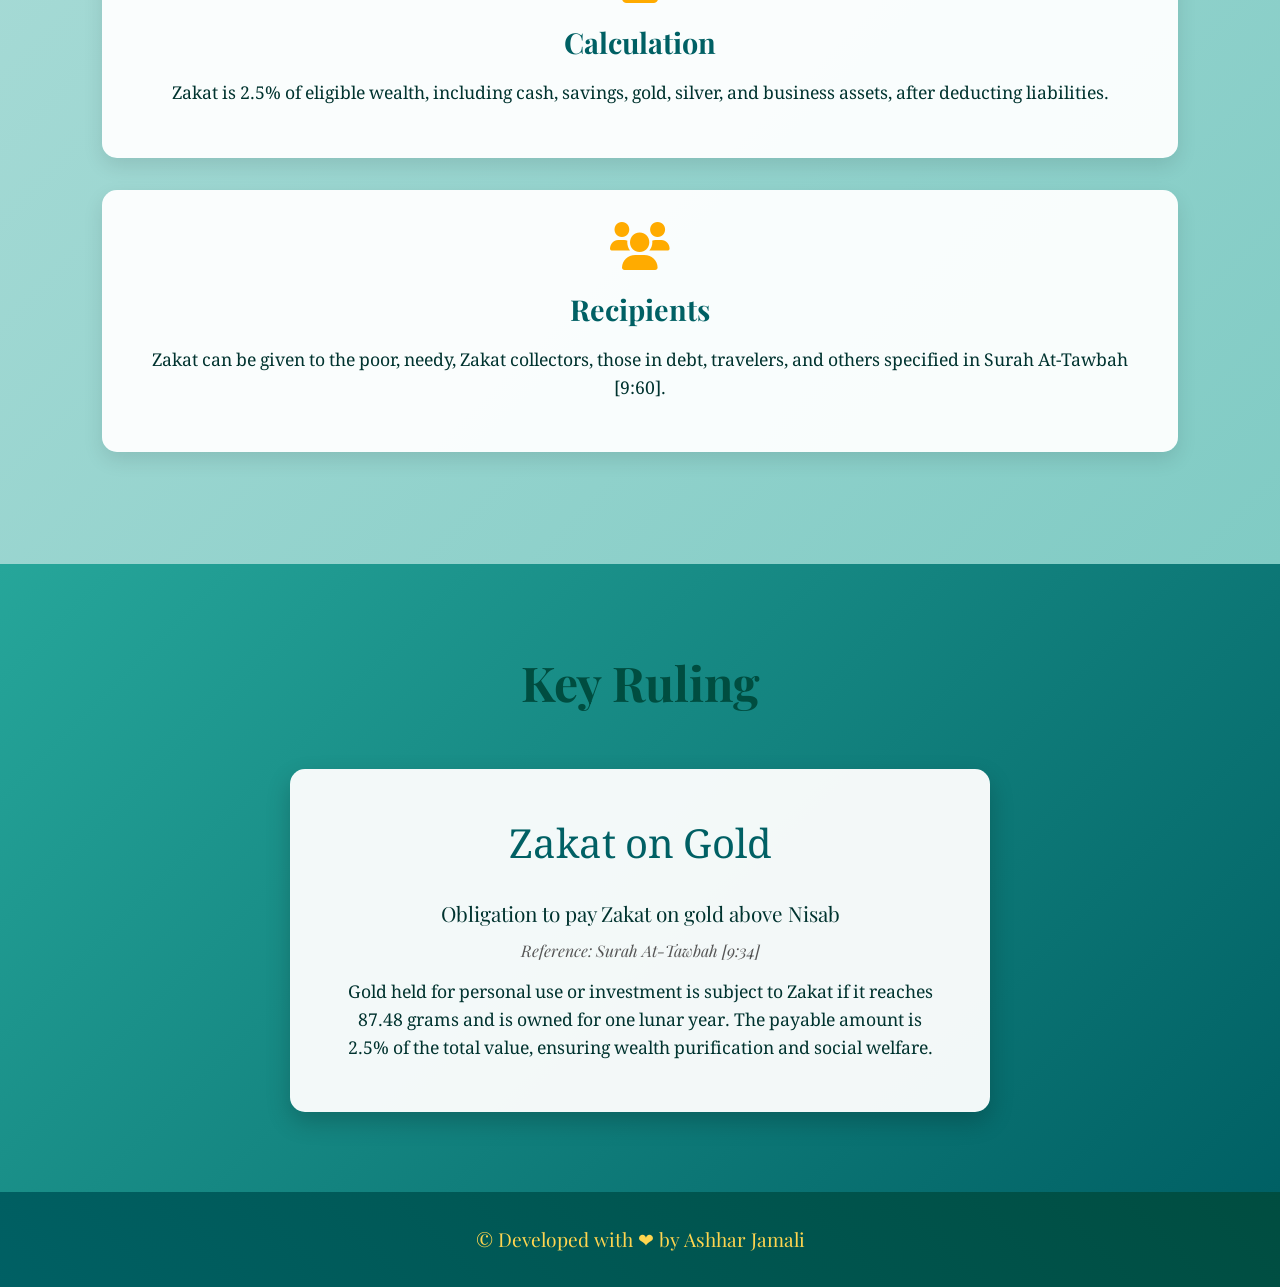
<file: deen ki baatein/fiqh/zakat.html>
<!DOCTYPE html>
<html lang="en" dir="ltr">

<head>
                              <meta charset="UTF-8">
                              <meta name="viewport" content="width=device-width, initial-scale=1.0">
                              <title>Zakat - Islamic Charity</title>
                              <link href="https://fonts.googleapis.com/css2?family=Noto+Naskh+Arabic:wght@400;700&family=Playfair+Display:wght@400;700&display=swap"
                                                            rel="stylesheet">
                              <link rel="stylesheet"
                                                            href="https://cdnjs.cloudflare.com/ajax/libs/font-awesome/6.0.0/css/all.min.css">
                              <link rel="stylesheet" href="https://unpkg.com/aos@next/dist/aos.css" />

                              <style>
                                                            * {
                                                                                          margin: 0;
                                                                                          padding: 0;
                                                                                          box-sizing: border-box;
                                                            }

                                                            body {
                                                                                          font-family: 'Playfair Display', serif;
                                                                                          line-height: 1.6;
                                                                                          background: linear-gradient(135deg, #E0F2F1, #B2DFDB);
                                                                                          color: #00332F;
                                                                                          overflow-x: hidden;
                                                            }

                                                            /* Navigation */
                                                            #simple-nav {
                                                                                          background: linear-gradient(90deg, #006064, #004D40);
                                                                                          padding: 1rem 5%;
                                                                                          position: fixed;
                                                                                          top: 0;
                                                                                          width: 100%;
                                                                                          z-index: 1000;
                                                                                          box-shadow: 0 2px 10px rgba(0, 0, 0, 0.1);
                                                            }

                                                            #simple-nav ul {
                                                                                          display: flex;
                                                                                          justify-content: flex-end;
                                                                                          list-style: none;
                                                            }

                                                            #simple-nav ul li a {
                                                                                          color: #FFD54F;
                                                                                          text-decoration: none;
                                                                                          padding: 0.8rem 1.5rem;
                                                                                          font-size: 1.2rem;
                                                                                          transition: color 0.3s ease;
                                                            }

                                                            #simple-nav ul li a:hover {
                                                                                          color: #FFAB00;
                                                            }

                                                            /* Hero Section */
                                                            #hero {
                                                                                          text-align: center;
                                                                                          padding: 10rem 2rem;
                                                                                          background: linear-gradient(rgba(0, 96, 100, 0.9), rgba(0, 77, 64, 0.9)),
                                                                                                                        url('https://source.unsplash.com/1600x900/?charity') center/cover;
                                                                                          color: #fff;
                                                                                          min-height: 100vh;
                                                                                          display: flex;
                                                                                          flex-direction: column;
                                                                                          justify-content: center;
                                                            }

                                                            .arabic-title {
                                                                                          font-family: 'Noto Naskh Arabic', serif;
                                                                                          font-size: 5rem;
                                                                                          color: #FFD54F;
                                                                                          text-shadow: 0 0 20px rgba(255, 213, 79, 0.8);
                                                                                          animation: floatText 3s infinite ease-in-out;
                                                            }

                                                            .hero-subtitle {
                                                                                          font-size: 1.5rem;
                                                                                          color: #fff;
                                                                                          margin: 1rem 0;
                                                                                          opacity: 0;
                                                                                          animation: fadeInUp 1s ease forwards 0.5s;
                                                            }

                                                            .cta-button {
                                                                                          padding: 1.2rem 3rem;
                                                                                          font-size: 1.3rem;
                                                                                          background: #FFAB00;
                                                                                          color: #00332F;
                                                                                          border: none;
                                                                                          border-radius: 15px;
                                                                                          cursor: pointer;
                                                                                          transition: all 0.4s ease;
                                                                                          animation: pulseButton 2s infinite;
                                                            }

                                                            .cta-button:hover {
                                                                                          transform: scale(1.1);
                                                                                          background: #FFD54F;
                                                                                          box-shadow: 0 0 25px rgba(255, 171, 0, 0.9);
                                                            }

                                                            /* Fiqh Content Section */
                                                            #fiqh-content {
                                                                                          padding: 5rem 8%;
                                                                                          background: linear-gradient(135deg, #B2DFDB, #80CBC4);
                                                                                          text-align: center;
                                                            }

                                                            .section-title {
                                                                                          font-size: 3rem;
                                                                                          color: #004D40;
                                                                                          margin-bottom: 3rem;
                                                                                          animation: glowText 2s infinite alternate;
                                                            }

                                                            .fiqh-text {
                                                                                          font-family: 'Noto Naskh Arabic', serif;
                                                                                          font-size: 1.2rem;
                                                                                          color: #00332F;
                                                                                          max-width: 800px;
                                                                                          margin: 0 auto 2rem;
                                                            }

                                                            .fiqh-card {
                                                                                          background: rgba(255, 255, 255, 0.95);
                                                                                          padding: 2rem;
                                                                                          border-radius: 15px;
                                                                                          box-shadow: 0 8px 20px rgba(0, 0, 0, 0.1);
                                                                                          transition: all 0.4s ease;
                                                                                          margin-bottom: 2rem;
                                                            }

                                                            .fiqh-card:hover {
                                                                                          transform: translateY(-10px);
                                                                                          box-shadow: 0 15px 30px rgba(0, 0, 0, 0.2);
                                                            }

                                                            .card-icon {
                                                                                          font-size: 3rem;
                                                                                          color: #FFAB00;
                                                                                          margin-bottom: 1rem;
                                                                                          animation: spinIcon 4s infinite linear;
                                                            }

                                                            .fiqh-card h3 {
                                                                                          font-size: 1.8rem;
                                                                                          color: #006064;
                                                            }

                                                            .fiqh-card p {
                                                                                          font-family: 'Noto Naskh Arabic', serif;
                                                                                          color: #00332F;
                                                                                          font-size: 1.1rem;
                                                                                          margin: 1rem 0;
                                                            }

                                                            /* Ruling Spotlight Section */
                                                            #ruling-spotlight {
                                                                                          padding: 5rem 8%;
                                                                                          background: linear-gradient(135deg, #26A69A, #006064);
                                                                                          text-align: center;
                                                            }

                                                            .ruling-card {
                                                                                          max-width: 700px;
                                                                                          margin: 0 auto;
                                                                                          padding: 3rem;
                                                                                          background: rgba(255, 255, 255, 0.95);
                                                                                          border-radius: 15px;
                                                                                          box-shadow: 0 10px 25px rgba(0, 0, 0, 0.2);
                                                                                          animation: floatCard 4s infinite ease-in-out;
                                                            }

                                                            .ruling-title {
                                                                                          font-family: 'Noto Naskh Arabic', serif;
                                                                                          font-size: 2.5rem;
                                                                                          color: #006064;
                                                                                          margin-bottom: 1rem;
                                                            }

                                                            .ruling-text {
                                                                                          font-size: 1.3rem;
                                                                                          color: #00332F;
                                                                                          margin-bottom: 0.5rem;
                                                            }

                                                            .ruling-reference {
                                                                                          font-style: italic;
                                                                                          color: #555;
                                                                                          margin-bottom: 1rem;
                                                            }

                                                            .ruling-explanation {
                                                                                          font-family: 'Noto Naskh Arabic', serif;
                                                                                          color: #00332F;
                                                                                          font-size: 1.1rem;
                                                            }

                                                            /* Footer */
                                                            footer {
                                                                                          padding: 2rem;
                                                                                          background: linear-gradient(45deg, #006064, #004D40);
                                                                                          color: #FFD54F;
                                                                                          text-align: center;
                                                            }

                                                            footer p {
                                                                                          font-size: 1.2rem;
                                                            }

                                                            /* Animations */
                                                            @keyframes floatText {
                                                                                          0% {
                                                                                                                        transform: translateY(0);
                                                                                          }

                                                                                          50% {
                                                                                                                        transform: translateY(-15px);
                                                                                          }

                                                                                          100% {
                                                                                                                        transform: translateY(0);
                                                                                          }
                                                            }

                                                            @keyframes fadeInUp {
                                                                                          0% {
                                                                                                                        opacity: 0;
                                                                                                                        transform: translateY(20px);
                                                                                          }

                                                                                          100% {
                                                                                                                        opacity: 1;
                                                                                                                        transform: translateY(0);
                                                                                          }
                                                            }

                                                            @keyframes pulseButton {
                                                                                          0% {
                                                                                                                        transform: scale(1);
                                                                                          }

                                                                                          50% {
                                                                                                                        transform: scale(1.05);
                                                                                          }

                                                                                          100% {
                                                                                                                        transform: scale(1);
                                                                                          }
                                                            }

                                                            @keyframes glowText {
                                                                                          0% {
                                                                                                                        text-shadow: 0 0 5px #FFD54F;
                                                                                          }

                                                                                          100% {
                                                                                                                        text-shadow: 0 0 15px #FFD54F, 0 0 25px #fff;
                                                                                          }
                                                            }

                                                            @keyframes spinIcon {
                                                                                          0% {
                                                                                                                        transform: rotate(0deg);
                                                                                          }

                                                                                          100% {
                                                                                                                        transform: rotate(360deg);
                                                                                          }
                                                            }

                                                            @keyframes floatCard {
                                                                                          0% {
                                                                                                                        transform: translateY(0);
                                                                                          }

                                                                                          50% {
                                                                                                                        transform: translateY(-15px);
                                                                                          }

                                                                                          100% {
                                                                                                                        transform: translateY(0);
                                                                                          }
                                                            }

                                                            /* Responsive Design */
                                                            @media (max-width: 768px) {
                                                                                          #simple-nav ul {
                                                                                                                        justify-content: center;
                                                                                                                        flex-wrap: wrap;
                                                                                          }

                                                                                          #simple-nav ul li a {
                                                                                                                        padding: 0.5rem 1rem;
                                                                                                                        font-size: 1rem;
                                                                                          }

                                                                                          .arabic-title {
                                                                                                                        font-size: 3.5rem;
                                                                                          }

                                                                                          #hero h1 {
                                                                                                                        font-size: 2.5rem;
                                                                                          }

                                                                                          .hero-subtitle {
                                                                                                                        font-size: 1.2rem;
                                                                                          }

                                                                                          .section-title {
                                                                                                                        font-size: 2.5rem;
                                                                                          }

                                                                                          .fiqh-card h3 {
                                                                                                                        font-size: 1.5rem;
                                                                                          }

                                                                                          .ruling-title {
                                                                                                                        font-size: 2rem;
                                                                                          }
                                                            }
                              </style>
</head>

<body>
                              <!-- Simple Navigation -->
                              <nav id="simple-nav" data-aos="fade-down">
                                                            <ul>
                                                                                          <li><a href="/deen-ki-baatein/deen ki baatein/index.html">Home</a>
                                                                                          </li>
                                                                                          <li><a href="fiqh.html">Fiqh</a>
                                                                                          </li>
                                                                                          <li><a href="/deen-ki-baatein/deen ki baatein/design.html">Developer</a>
                                                                                          </li>
                                                            </ul>
                              </nav>

                              <!-- Hero Section -->
                              <section id="hero" data-aos="fade-up">
                                                            <div class="arabic-title">الزكاة</div>
                                                            <h1>Zakat - Islamic Charity</h1>
                                                            <p class="hero-subtitle">Understand the obligations and
                                                                                          calculations for giving Zakat
                                                            </p>
                                                            <button class="cta-button">Start Exploring</button>
                              </section>

                              <!-- Fiqh Content Section -->
                              <section id="fiqh-content" data-aos="fade-up">
                                                            <h2 class="section-title">About Zakat</h2>
                                                            <p class="fiqh-text">Zakat, the third pillar of Islam, is an
                                                                                          obligatory charity that
                                                                                          purifies wealth and supports
                                                                                          the needy. It is due on
                                                                                          specific types of wealth
                                                                                          (e.g., cash, gold, livestock)
                                                                                          when it reaches the Nisab
                                                                                          threshold and is held for a
                                                                                          lunar year.</p>
                                                            <div class="fiqh-card" data-aos="zoom-in">
                                                                                          <i
                                                                                                                        class="fas fa-hand-holding-heart card-icon"></i>
                                                                                          <h3>Eligibility and Nisab</h3>
                                                                                          <p>Zakat is obligatory on Muslims
                                                                                                                        who
                                                                                                                        own
                                                                                                                        wealth
                                                                                                                        above
                                                                                                                        the
                                                                                                                        Nisab
                                                                                                                        (e.g.,
                                                                                                                        87.48g
                                                                                                                        of
                                                                                                                        gold
                                                                                                                        or
                                                                                                                        612.36g
                                                                                                                        of
                                                                                                                        silver)
                                                                                                                        for
                                                                                                                        one
                                                                                                                        lunar
                                                                                                                        year.
                                                                                          </p>
                                                            </div>
                                                            <div class="fiqh-card" data-aos="zoom-in"
                                                                                          data-aos-delay="100">
                                                                                          <i
                                                                                                                        class="fas fa-calculator card-icon"></i>
                                                                                          <h3>Calculation</h3>
                                                                                          <p>Zakat is 2.5% of eligible wealth,
                                                                                                                        including
                                                                                                                        cash,
                                                                                                                        savings,
                                                                                                                        gold,
                                                                                                                        silver,
                                                                                                                        and
                                                                                                                        business
                                                                                                                        assets,
                                                                                                                        after
                                                                                                                        deducting
                                                                                                                        liabilities.
                                                                                          </p>
                                                            </div>
                                                            <div class="fiqh-card" data-aos="zoom-in"
                                                                                          data-aos-delay="200">
                                                                                          <i
                                                                                                                        class="fas fa-users card-icon"></i>
                                                                                          <h3>Recipients</h3>
                                                                                          <p>Zakat can be given to the poor,
                                                                                                                        needy,
                                                                                                                        Zakat
                                                                                                                        collectors,
                                                                                                                        those
                                                                                                                        in
                                                                                                                        debt,
                                                                                                                        travelers,
                                                                                                                        and
                                                                                                                        others
                                                                                                                        specified
                                                                                                                        in
                                                                                                                        Surah
                                                                                                                        At-Tawbah
                                                                                                                        [9:60].
                                                                                          </p>
                                                            </div>
                              </section>

                              <!-- Ruling Spotlight Section -->
                              <section id="ruling-spotlight" data-aos="fade-up">
                                                            <h2 class="section-title">Key Ruling</h2>
                                                            <div class="ruling-card">
                                                                                          <div class="ruling-title">Zakat
                                                                                                                        on
                                                                                                                        Gold
                                                                                          </div>
                                                                                          <div class="ruling-text">Obligation
                                                                                                                        to
                                                                                                                        pay
                                                                                                                        Zakat
                                                                                                                        on
                                                                                                                        gold
                                                                                                                        above
                                                                                                                        Nisab
                                                                                          </div>
                                                                                          <div class="ruling-reference">Reference:
                                                                                                                        Surah
                                                                                                                        At-Tawbah
                                                                                                                        [9:34]
                                                                                          </div>
                                                                                          <p class="ruling-explanation">Gold
                                                                                                                        held
                                                                                                                        for
                                                                                                                        personal
                                                                                                                        use
                                                                                                                        or
                                                                                                                        investment
                                                                                                                        is
                                                                                                                        subject
                                                                                                                        to
                                                                                                                        Zakat
                                                                                                                        if
                                                                                                                        it
                                                                                                                        reaches
                                                                                                                        87.48
                                                                                                                        grams
                                                                                                                        and
                                                                                                                        is
                                                                                                                        owned
                                                                                                                        for
                                                                                                                        one
                                                                                                                        lunar
                                                                                                                        year.
                                                                                                                        The
                                                                                                                        payable
                                                                                                                        amount
                                                                                                                        is
                                                                                                                        2.5%
                                                                                                                        of
                                                                                                                        the
                                                                                                                        total
                                                                                                                        value,
                                                                                                                        ensuring
                                                                                                                        wealth
                                                                                                                        purification
                                                                                                                        and
                                                                                                                        social
                                                                                                                        welfare.
                                                                                          </p>
                                                            </div>
                              </section>

                              <!-- Footer -->
                              <footer data-aos="fade-up">
                                                            <p>© Developed with ❤ by Ashhar Jamali</p>
                              </footer>

                              <script src="https://unpkg.com/aos@next/dist/aos.js"></script>
                              <script>
                                                            // Initialize AOS
                                                            AOS.init({
                                                                                          duration: 1000,
                                                                                          once: true
                                                            });

                                                            // Card hover animation
                                                            document.querySelectorAll(".fiqh-card").forEach(card => {
                                                                                          card.addEventListener("mouseenter", () => {
                                                                                                                        card.style.animation = "pulseCard 0.5s ease";
                                                                                          });
                                                                                          card.addEventListener("animationend", () => {
                                                                                                                        card.style.animation = "none"; // Reset to allow re-trigger
                                                                                          });
                                                            });

                                                            // Button click animation
                                                            document.querySelectorAll(".cta-button").forEach(button => {
                                                                                          button.addEventListener("click", () => {
                                                                                                                        button.style.animation = "bounceButton 0.5s ease";
                                                                                                                        setTimeout(() => {
                                                                                                                                                      button.style.animation = "pulseButton 2s infinite"; // Restore original
                                                                                                                        }, 500);
                                                                                          });
                                                            });

                                                            // Dynamic CSS for animations
                                                            const styleSheet = document.createElement("style");
                                                            styleSheet.textContent = `
            @keyframes pulseCard {
                0% { transform: scale(1); }
                50% { transform: scale(1.05); }
                100% { transform: scale(1); }
            }
            @keyframes bounceButton {
                0% { transform: scale(1); }
                50% { transform: scale(1.2); }
                100% { transform: scale(1); }
            }
        `;
                                                            document.head.appendChild(styleSheet);
                              </script>
</body>

</html>
</file>
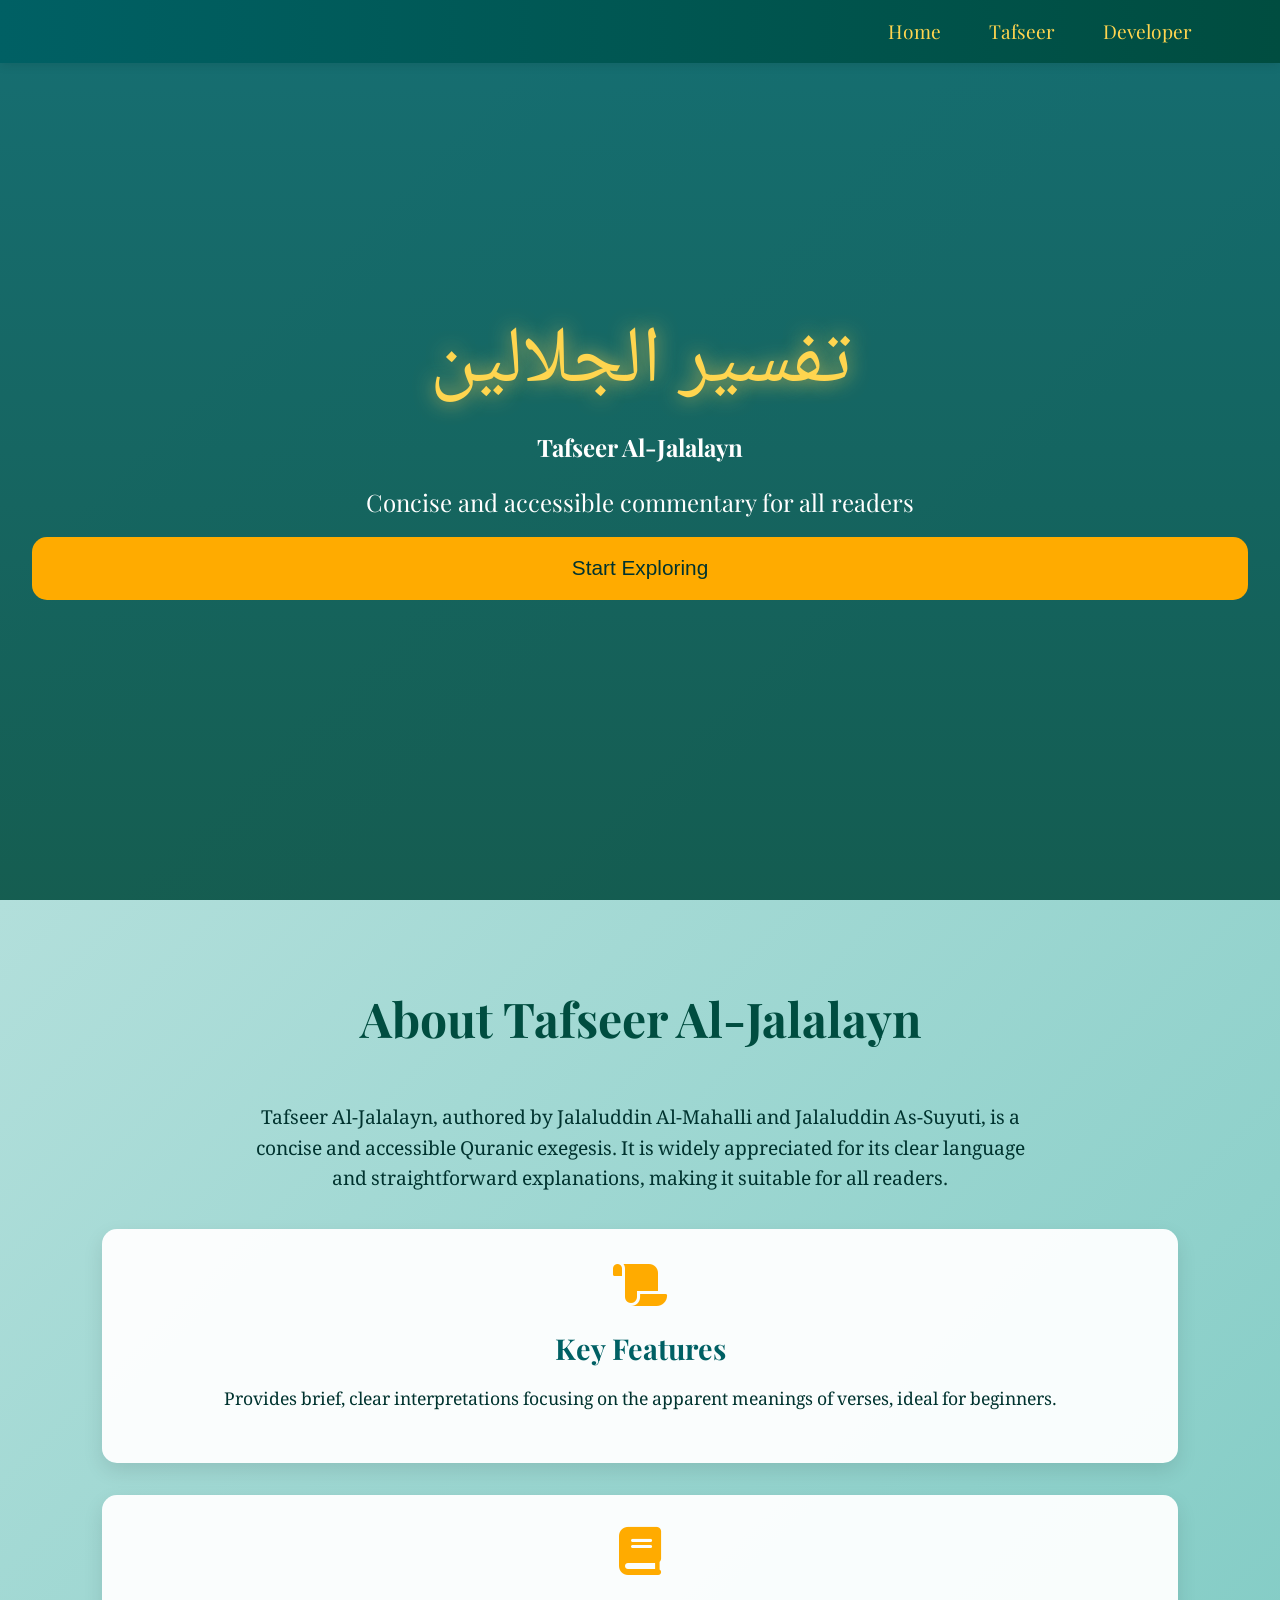
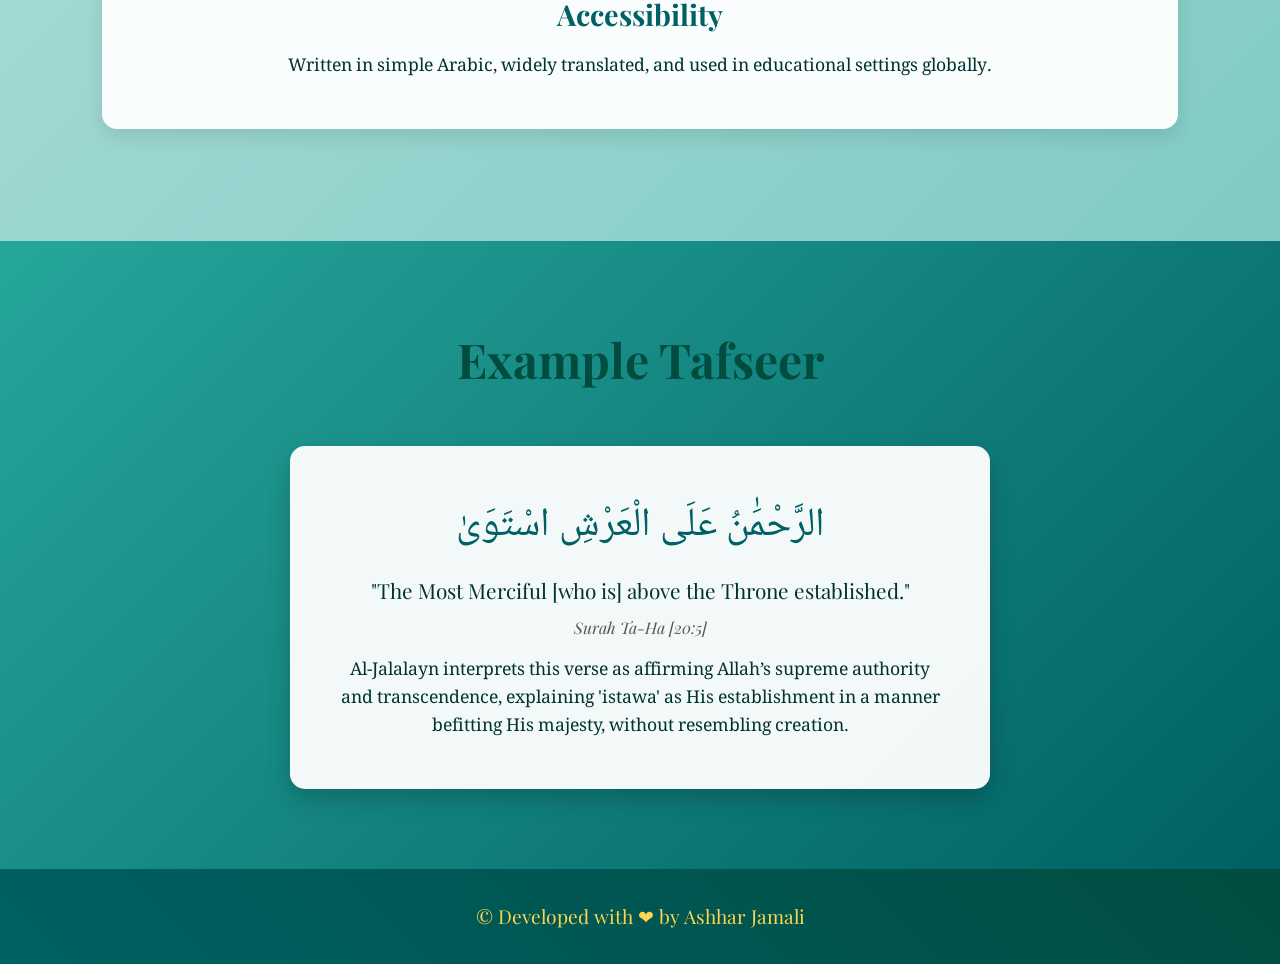
<file: deen ki baatein/tafseer/al-jalalayan.html>
<!DOCTYPE html>
<html lang="en" dir="ltr">

<head>
                              <meta charset="UTF-8">
                              <meta name="viewport" content="width=device-width, initial-scale=1.0">
                              <title>Tafseer Al-Jalalayn</title>
                              <link href="https://fonts.googleapis.com/css2?family=Noto+Naskh+Arabic:wght@400;700&family=Playfair+Display:wght@400;700&display=swap"
                                                            rel="stylesheet">
                              <link rel="stylesheet"
                                                            href="https://cdnjs.cloudflare.com/ajax/libs/font-awesome/6.0.0/css/all.min.css">
                              <link rel="stylesheet" href="https://unpkg.com/aos@next/dist/aos.css" />

                              <style>
                                                            * {
                                                                                          margin: 0;
                                                                                          padding: 0;
                                                                                          box-sizing: border-box;
                                                            }

                                                            body {
                                                                                          font-family: 'Playfair Display', serif;
                                                                                          line-height: 1.6;
                                                                                          background: linear-gradient(135deg, #E0F2F1, #B2DFDB);
                                                                                          color: #00332F;
                                                                                          overflow-x: hidden;
                                                            }

                                                            /* Navigation */
                                                            #simple-nav {
                                                                                          background: linear-gradient(90deg, #006064, #004D40);
                                                                                          padding: 1rem 5%;
                                                                                          position: fixed;
                                                                                          top: 0;
                                                                                          width: 100%;
                                                                                          z-index: 1000;
                                                                                          box-shadow: 0 2px 10px rgba(0, 0, 0, 0.1);
                                                            }

                                                            #simple-nav ul {
                                                                                          display: flex;
                                                                                          justify-content: flex-end;
                                                                                          list-style: none;
                                                            }

                                                            #simple-nav ul li a {
                                                                                          color: #FFD54F;
                                                                                          text-decoration: none;
                                                                                          padding: 0.8rem 1.5rem;
                                                                                          font-size: 1.2rem;
                                                                                          transition: color 0.3s ease;
                                                            }

                                                            #simple-nav ul li a:hover {
                                                                                          color: #FFAB00;
                                                            }

                                                            /* Hero Section */
                                                            #hero {
                                                                                          text-align: center;
                                                                                          padding: 10rem 2rem;
                                                                                          background: linear-gradient(rgba(0, 96, 100, 0.9), rgba(0, 77, 64, 0.9)),
                                                                                                                        url('https://source.unsplash.com/1600x900/?quran') center/cover;
                                                                                          color: #fff;
                                                                                          min-height: 100vh;
                                                                                          display: flex;
                                                                                          flex-direction: column;
                                                                                          justify-content: center;
                                                            }

                                                            .arabic-title {
                                                                                          font-family: 'Noto Naskh Arabic', serif;
                                                                                          font-size: 5rem;
                                                                                          color: #FFD54F;
                                                                                          text-shadow: 0 0 20px rgba(255, 213, 79, 0.8);
                                                                                          animation: floatText 3s infinite ease-in-out;
                                                            }

                                                            .hero-subtitle {
                                                                                          font-size: 1.5rem;
                                                                                          color: #fff;
                                                                                          margin: 1rem 0;
                                                                                          opacity: 0;
                                                                                          animation: fadeInUp 1s ease forwards 0.5s;
                                                            }

                                                            .cta-button {
                                                                                          padding: 1.2rem 3rem;
                                                                                          font-size: 1.3rem;
                                                                                          background: #FFAB00;
                                                                                          color: #00332F;
                                                                                          border: none;
                                                                                          border-radius: 15px;
                                                                                          cursor: pointer;
                                                                                          transition: all 0.4s ease;
                                                                                          animation: pulseButton 2s infinite;
                                                            }

                                                            .cta-button:hover {
                                                                                          transform: scale(1.1);
                                                                                          background: #FFD54F;
                                                                                          box-shadow: 0 0 25px rgba(255, 171, 0, 0.9);
                                                            }

                                                            /* Tafseer Content Section */
                                                            #tafseer-content {
                                                                                          padding: 5rem 8%;
                                                                                          background: linear-gradient(135deg, #B2DFDB, #80CBC4);
                                                                                          text-align: center;
                                                            }

                                                            .section-title {
                                                                                          font-size: 3rem;
                                                                                          color: #004D40;
                                                                                          margin-bottom: 3rem;
                                                                                          animation: glowText 2s infinite alternate;
                                                            }

                                                            .tafseer-text {
                                                                                          font-family: 'Noto Naskh Arabic', serif;
                                                                                          font-size: 1.2rem;
                                                                                          color: #00332F;
                                                                                          max-width: 800px;
                                                                                          margin: 0 auto 2rem;
                                                            }

                                                            .tafseer-card {
                                                                                          background: rgba(255, 255, 255, 0.95);
                                                                                          padding: 2rem;
                                                                                          border-radius: 15px;
                                                                                          box-shadow: 0 8px 20px rgba(0, 0, 0, 0.1);
                                                                                          transition: all 0.4s ease;
                                                                                          margin-bottom: 2rem;
                                                            }

                                                            .tafseer-card:hover {
                                                                                          transform: translateY(-10px);
                                                                                          box-shadow: 0 15px 30px rgba(0, 0, 0, 0.2);
                                                            }

                                                            .card-icon {
                                                                                          font-size: 3rem;
                                                                                          color: #FFAB00;
                                                                                          margin-bottom: 1rem;
                                                                                          animation: spinIcon 4s infinite linear;
                                                            }

                                                            .tafseer-card h3 {
                                                                                          font-size: 1.8rem;
                                                                                          color: #006064;
                                                            }

                                                            .tafseer-card p {
                                                                                          font-family: 'Noto Naskh Arabic', serif;
                                                                                          color: #00332F;
                                                                                          font-size: 1.1rem;
                                                                                          margin: 1rem 0;
                                                            }

                                                            /* Verse Example Section */
                                                            #verse-example {
                                                                                          padding: 5rem 8%;
                                                                                          background: linear-gradient(135deg, #26A69A, #006064);
                                                                                          text-align: center;
                                                            }

                                                            .verse-card {
                                                                                          max-width: 700px;
                                                                                          margin: 0 auto;
                                                                                          padding: 3rem;
                                                                                          background: rgba(255, 255, 255, 0.95);
                                                                                          border-radius: 15px;
                                                                                          box-shadow: 0 10px 25px rgba(0, 0, 0, 0.2);
                                                                                          animation: floatCard 4s infinite ease-in-out;
                                                            }

                                                            .verse-arabic {
                                                                                          font-family: 'Noto Naskh Arabic', serif;
                                                                                          font-size: 2.5rem;
                                                                                          color: #006064;
                                                                                          margin-bottom: 1rem;
                                                            }

                                                            .verse-english {
                                                                                          font-size: 1.3rem;
                                                                                          color: #00332F;
                                                                                          margin-bottom: 0.5rem;
                                                            }

                                                            .verse-reference {
                                                                                          font-style: italic;
                                                                                          color: #555;
                                                                                          margin-bottom: 1rem;
                                                            }

                                                            .verse-tafseer {
                                                                                          font-family: 'Noto Naskh Arabic', serif;
                                                                                          color: #00332F;
                                                                                          font-size: 1.1rem;
                                                            }

                                                            /* Footer */
                                                            footer {
                                                                                          padding: 2rem;
                                                                                          background: linear-gradient(45deg, #006064, #004D40);
                                                                                          color: #FFD54F;
                                                                                          text-align: center;
                                                            }

                                                            footer p {
                                                                                          font-size: 1.2rem;
                                                            }

                                                            /* Animations */
                                                            @keyframes floatText {
                                                                                          0% {
                                                                                                                        transform: translateY(0);
                                                                                          }

                                                                                          50% {
                                                                                                                        transform: translateY(-15px);
                                                                                          }

                                                                                          100% {
                                                                                                                        transform: translateY(0);
                                                                                          }
                                                            }

                                                            @keyframes fadeInUp {
                                                                                          0% {
                                                                                                                        opacity: 0;
                                                                                                                        transform: translateY(20px);
                                                                                          }

                                                                                          100% {
                                                                                                                        opacity: 1;
                                                                                                                        transform: translateY(0);
                                                                                          }
                                                            }

                                                            @keyframes pulseButton {
                                                                                          0% {
                                                                                                                        transform: scale(1);
                                                                                          }

                                                                                          50% {
                                                                                                                        transform: scale(1.05);
                                                                                          }

                                                                                          100% {
                                                                                                                        transform: scale(1);
                                                                                          }
                                                            }

                                                            @keyframes glowText {
                                                                                          0% {
                                                                                                                        text-shadow: 0 0 5px #FFD54F;
                                                                                          }

                                                                                          100% {
                                                                                                                        text-shadow: 0 0 15px #FFD54F, 0 0 25px #fff;
                                                                                          }
                                                            }

                                                            @keyframes spinIcon {
                                                                                          0% {
                                                                                                                        transform: rotate(0deg);
                                                                                          }

                                                                                          100% {
                                                                                                                        transform: rotate(360deg);
                                                                                          }
                                                            }

                                                            @keyframes floatCard {
                                                                                          0% {
                                                                                                                        transform: translateY(0);
                                                                                          }

                                                                                          50% {
                                                                                                                        transform: translateY(-15px);
                                                                                          }

                                                                                          100% {
                                                                                                                        transform: translateY(0);
                                                                                          }
                                                            }

                                                            /* Responsive Design */
                                                            @media (max-width: 768px) {
                                                                                          #simple-nav ul {
                                                                                                                        justify-content: center;
                                                                                                                        flex-wrap: wrap;
                                                                                          }

                                                                                          #simple-nav ul li a {
                                                                                                                        padding: 0.5rem 1rem;
                                                                                                                        font-size: 1rem;
                                                                                          }

                                                                                          .arabic-title {
                                                                                                                        font-size: 3.5rem;
                                                                                          }

                                                                                          #hero h1 {
                                                                                                                        font-size: 2.5rem;
                                                                                          }

                                                                                          .hero-subtitle {
                                                                                                                        font-size: 1.2rem;
                                                                                          }

                                                                                          .section-title {
                                                                                                                        font-size: 2.5rem;
                                                                                          }

                                                                                          .tafseer-card h3 {
                                                                                                                        font-size: 1.5rem;
                                                                                          }

                                                                                          .verse-arabic {
                                                                                                                        font-size: 2rem;
                                                                                          }
                                                            }
                              </style>
</head>

<body>
                              <!-- Simple Navigation -->
                              <nav id="simple-nav" data-aos="fade-down">
                                                            <ul>
                                                                                          <li><a href="/deen-ki-baatein/deen ki baatein/index.html">Home</a>
                                                                                          </li>
                                                                                          <li><a href="tafseer.html">Tafseer</a>
                                                                                          </li>
                                                                                          <li><a href="/deen-ki-baatein/deen ki baatein/design.html">Developer</a>
                                                                                          </li>
                                                            </ul>
                              </nav>

                              <!-- Hero Section -->
                              <section id="hero" data-aos="fade-up">
                                                            <div class="arabic-title">تفسير الجلالين</div>
                                                            <h1>Tafseer Al-Jalalayn</h1>
                                                            <p class="hero-subtitle">Concise and accessible commentary
                                                                                          for all readers</p>
                                                            <button class="cta-button">Start Exploring</button>
                              </section>

                              <!-- Tafseer Content Section -->
                              <section id="tafseer-content" data-aos="fade-up">
                                                            <h2 class="section-title">About Tafseer Al-Jalalayn</h2>
                                                            <p class="tafseer-text">Tafseer Al-Jalalayn, authored by
                                                                                          Jalaluddin Al-Mahalli and
                                                                                          Jalaluddin As-Suyuti, is a
                                                                                          concise and accessible Quranic
                                                                                          exegesis. It is widely
                                                                                          appreciated for its clear
                                                                                          language and straightforward
                                                                                          explanations, making it
                                                                                          suitable for all readers.</p>
                                                            <div class="tafseer-card" data-aos="zoom-in">
                                                                                          <i
                                                                                                                        class="fas fa-scroll card-icon"></i>
                                                                                          <h3>Key Features</h3>
                                                                                          <p>Provides brief, clear interpretations
                                                                                                                        focusing
                                                                                                                        on
                                                                                                                        the
                                                                                                                        apparent
                                                                                                                        meanings
                                                                                                                        of
                                                                                                                        verses,
                                                                                                                        ideal
                                                                                                                        for
                                                                                                                        beginners.
                                                                                          </p>
                                                            </div>
                                                            <div class="tafseer-card" data-aos="zoom-in"
                                                                                          data-aos-delay="100">
                                                                                          <i
                                                                                                                        class="fas fa-book card-icon"></i>
                                                                                          <h3>Accessibility</h3>
                                                                                          <p>Written in simple Arabic, widely
                                                                                                                        translated,
                                                                                                                        and
                                                                                                                        used
                                                                                                                        in
                                                                                                                        educational
                                                                                                                        settings
                                                                                                                        globally.
                                                                                          </p>
                                                            </div>
                              </section>

                              <!-- Verse Example Section -->
                              <section id="verse-example" data-aos="fade-up">
                                                            <h2 class="section-title">Example Tafseer</h2>
                                                            <div class="verse-card">
                                                                                          <div class="verse-arabic">الرَّحْمَٰنُ
                                                                                                                        عَلَى
                                                                                                                        الْعَرْشِ
                                                                                                                        اسْتَوَىٰ
                                                                                          </div>
                                                                                          <div class="verse-english">"The
                                                                                                                        Most
                                                                                                                        Merciful
                                                                                                                        [who
                                                                                                                        is]
                                                                                                                        above
                                                                                                                        the
                                                                                                                        Throne
                                                                                                                        established."
                                                                                          </div>
                                                                                          <div class="verse-reference">Surah
                                                                                                                        Ta-Ha
                                                                                                                        [20:5]
                                                                                          </div>
                                                                                          <p class="verse-tafseer">Al-Jalalayn
                                                                                                                        interprets
                                                                                                                        this
                                                                                                                        verse
                                                                                                                        as
                                                                                                                        affirming
                                                                                                                        Allah’s
                                                                                                                        supreme
                                                                                                                        authority
                                                                                                                        and
                                                                                                                        transcendence,
                                                                                                                        explaining
                                                                                                                        'istawa'
                                                                                                                        as
                                                                                                                        His
                                                                                                                        establishment
                                                                                                                        in
                                                                                                                        a
                                                                                                                        manner
                                                                                                                        befitting
                                                                                                                        His
                                                                                                                        majesty,
                                                                                                                        without
                                                                                                                        resembling
                                                                                                                        creation.
                                                                                          </p>
                                                            </div>
                              </section>

                              <!-- Footer -->
                              <footer data-aos="fade-up">
                                                            <p>© Developed with ❤ by Ashhar Jamali</p>
                              </footer>

                              <script src="https://unpkg.com/aos@next/dist/aos.js"></script>
                              <script>
                                                            // Initialize AOS
                                                            AOS.init({
                                                                                          duration: 1000,
                                                                                          once: true
                                                            });

                                                            // Card hover animation
                                                            document.querySelectorAll(".tafseer-card").forEach(card => {
                                                                                          card.addEventListener("mouseenter", () => {
                                                                                                                        card.style.animation = "pulseCard 0.5s ease";
                                                                                          });
                                                                                          card.addEventListener("animationend", () => {
                                                                                                                        card.style.animation = "none"; // Reset to allow re-trigger
                                                                                          });
                                                            });

                                                            // Button click animation
                                                            document.querySelectorAll(".cta-button").forEach(button => {
                                                                                          button.addEventListener("click", () => {
                                                                                                                        button.style.animation = "bounceButton 0.5s ease";
                                                                                                                        setTimeout(() => {
                                                                                                                                                      button.style.animation = "pulseButton 2s infinite"; // Restore original
                                                                                                                        }, 500);
                                                                                          });
                                                            });

                                                            // Dynamic CSS for animations
                                                            const styleSheet = document.createElement("style");
                                                            styleSheet.textContent = `
            @keyframes pulseCard {
                0% { transform: scale(1); }
                50% { transform: scale(1.05); }
                100% { transform: scale(1); }
            }
            @keyframes bounceButton {
                0% { transform: scale(1); }
                50% { transform: scale(1.2); }
                100% { transform: scale(1); }
            }
        `;
                                                            document.head.appendChild(styleSheet);
                              </script>
</body>

</html>
</file>
